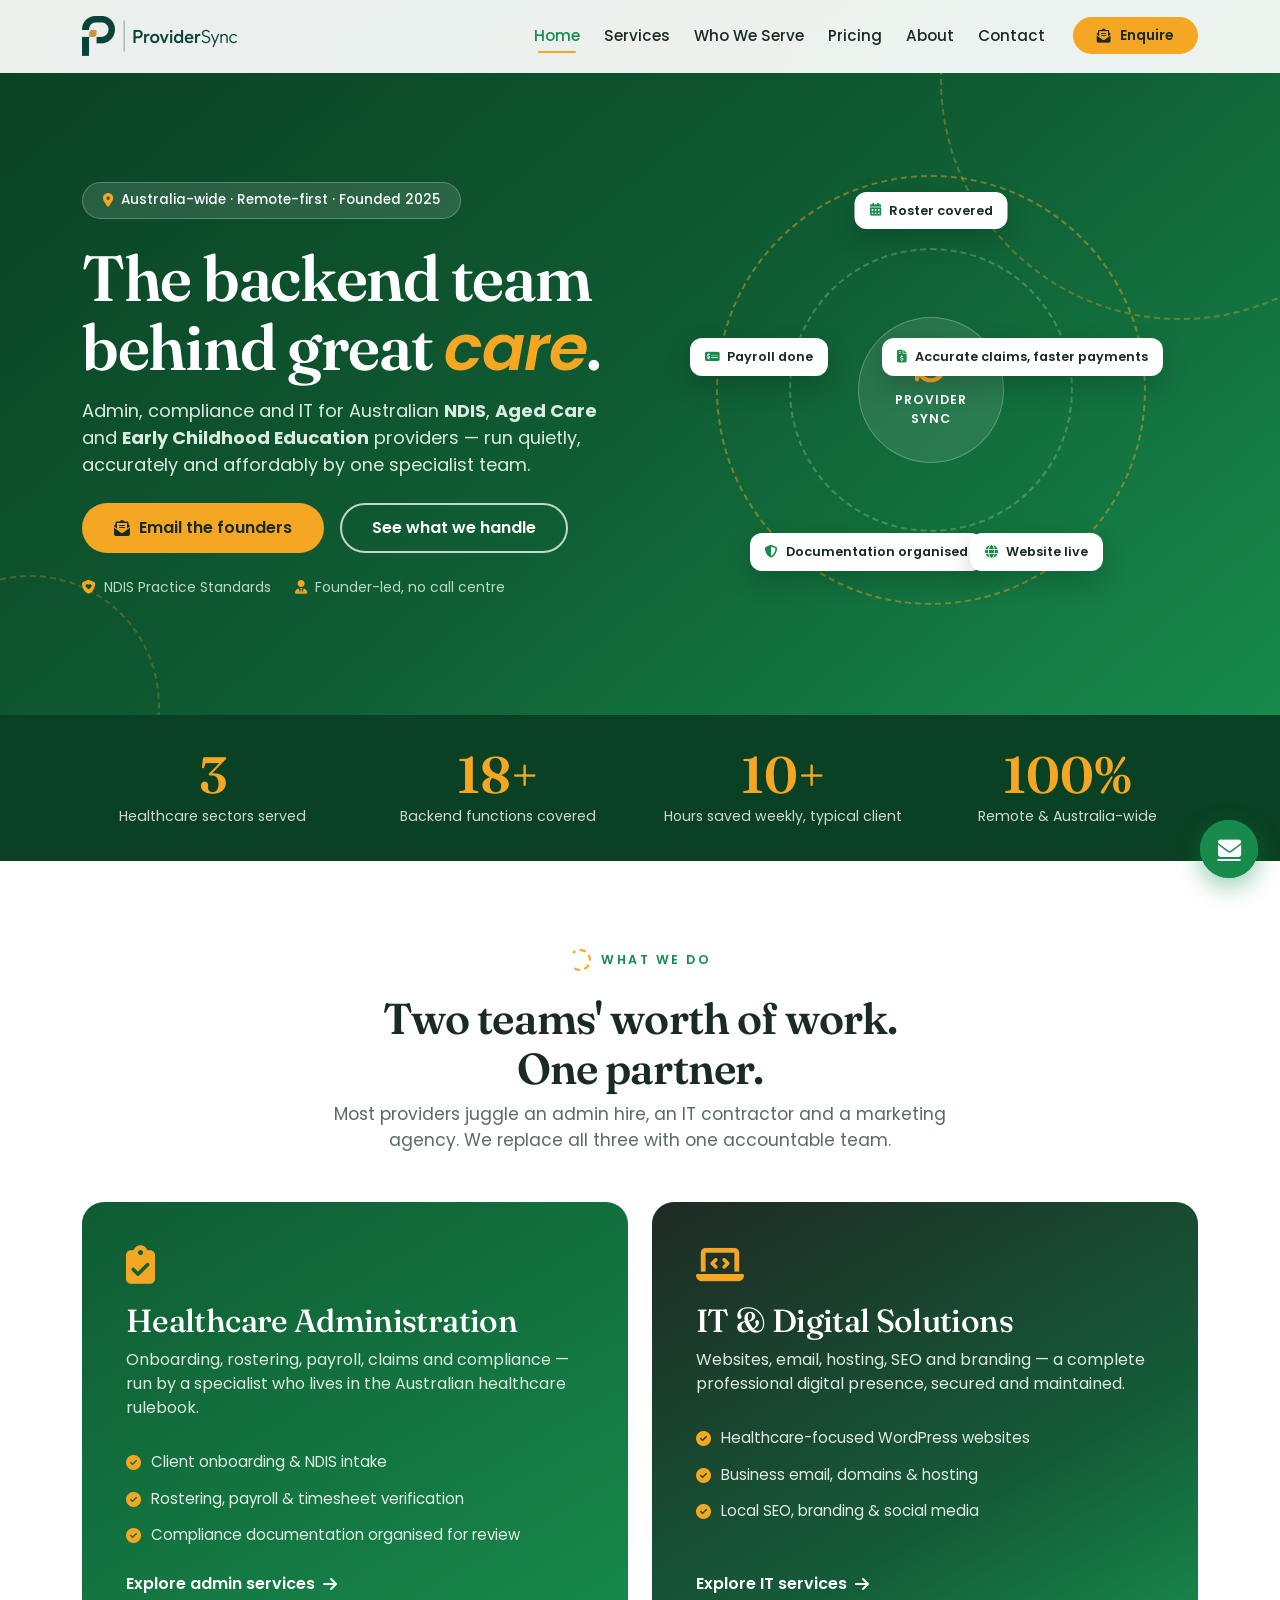
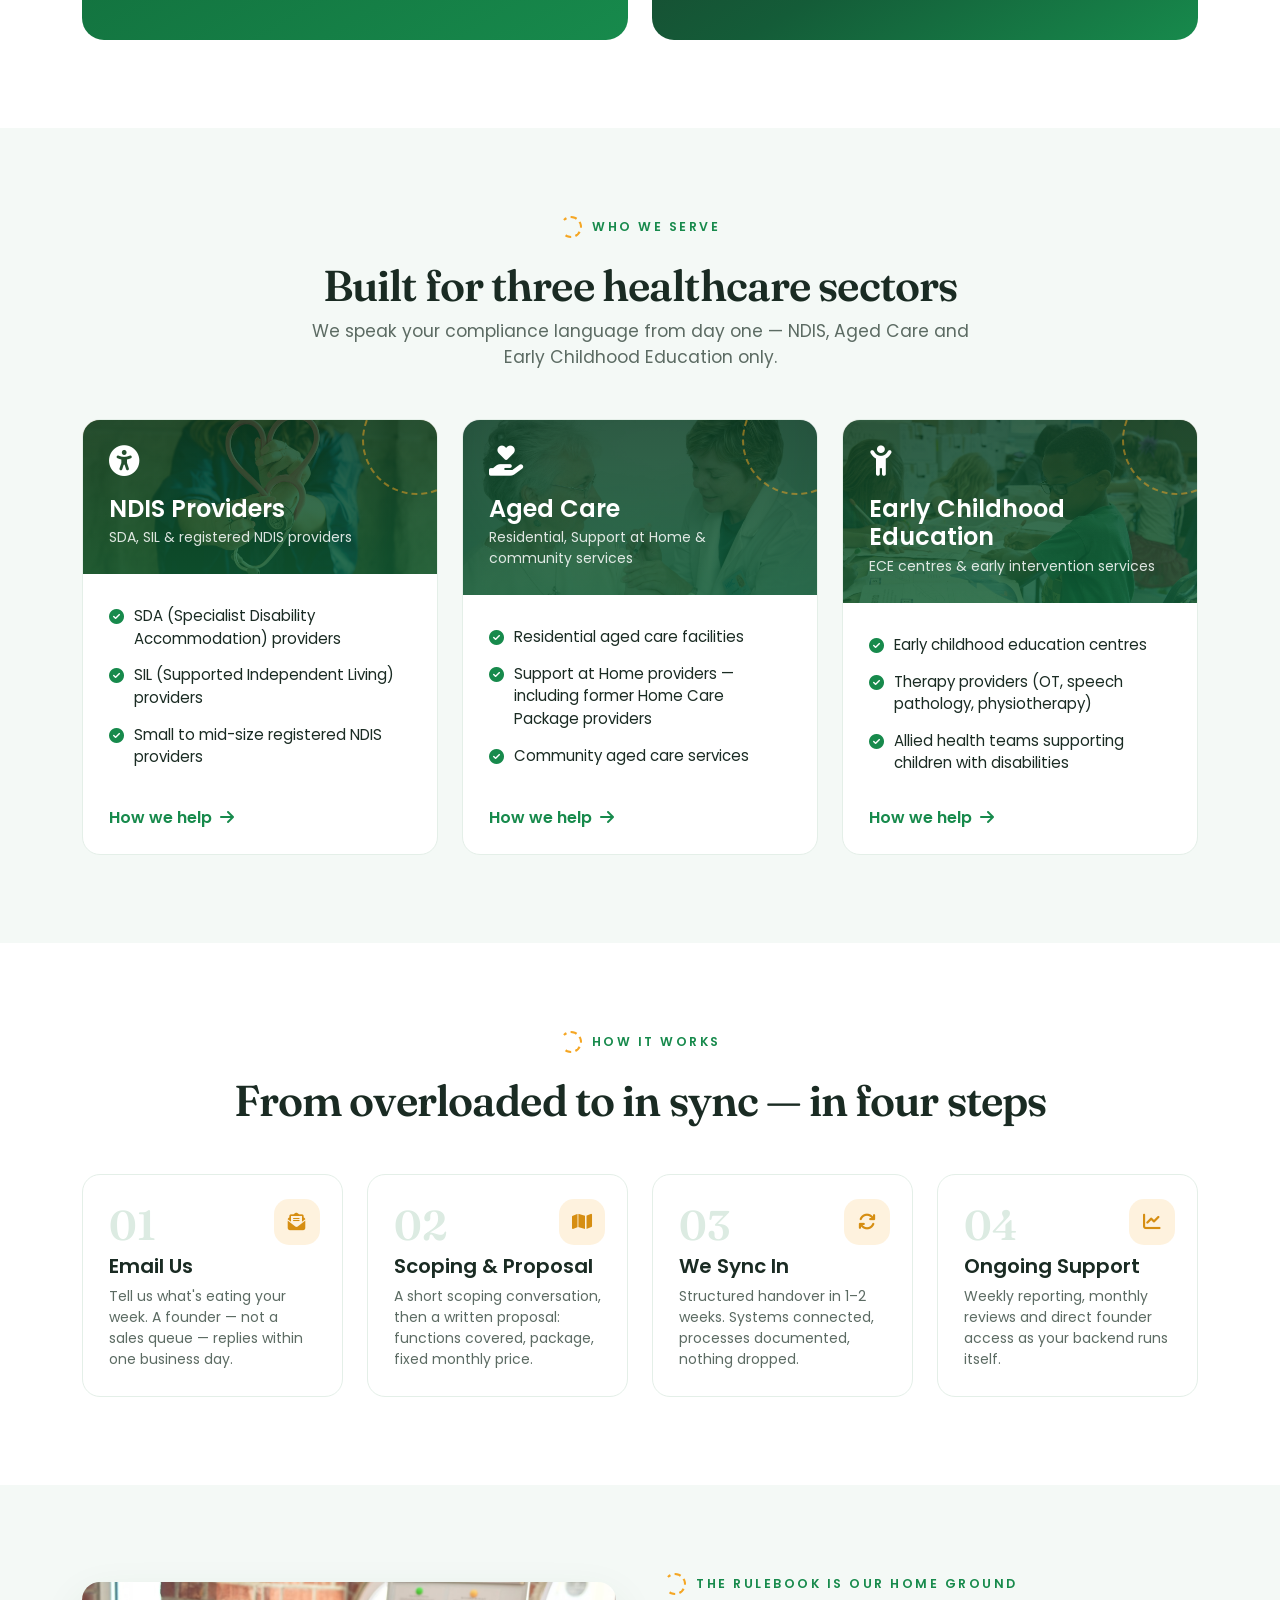
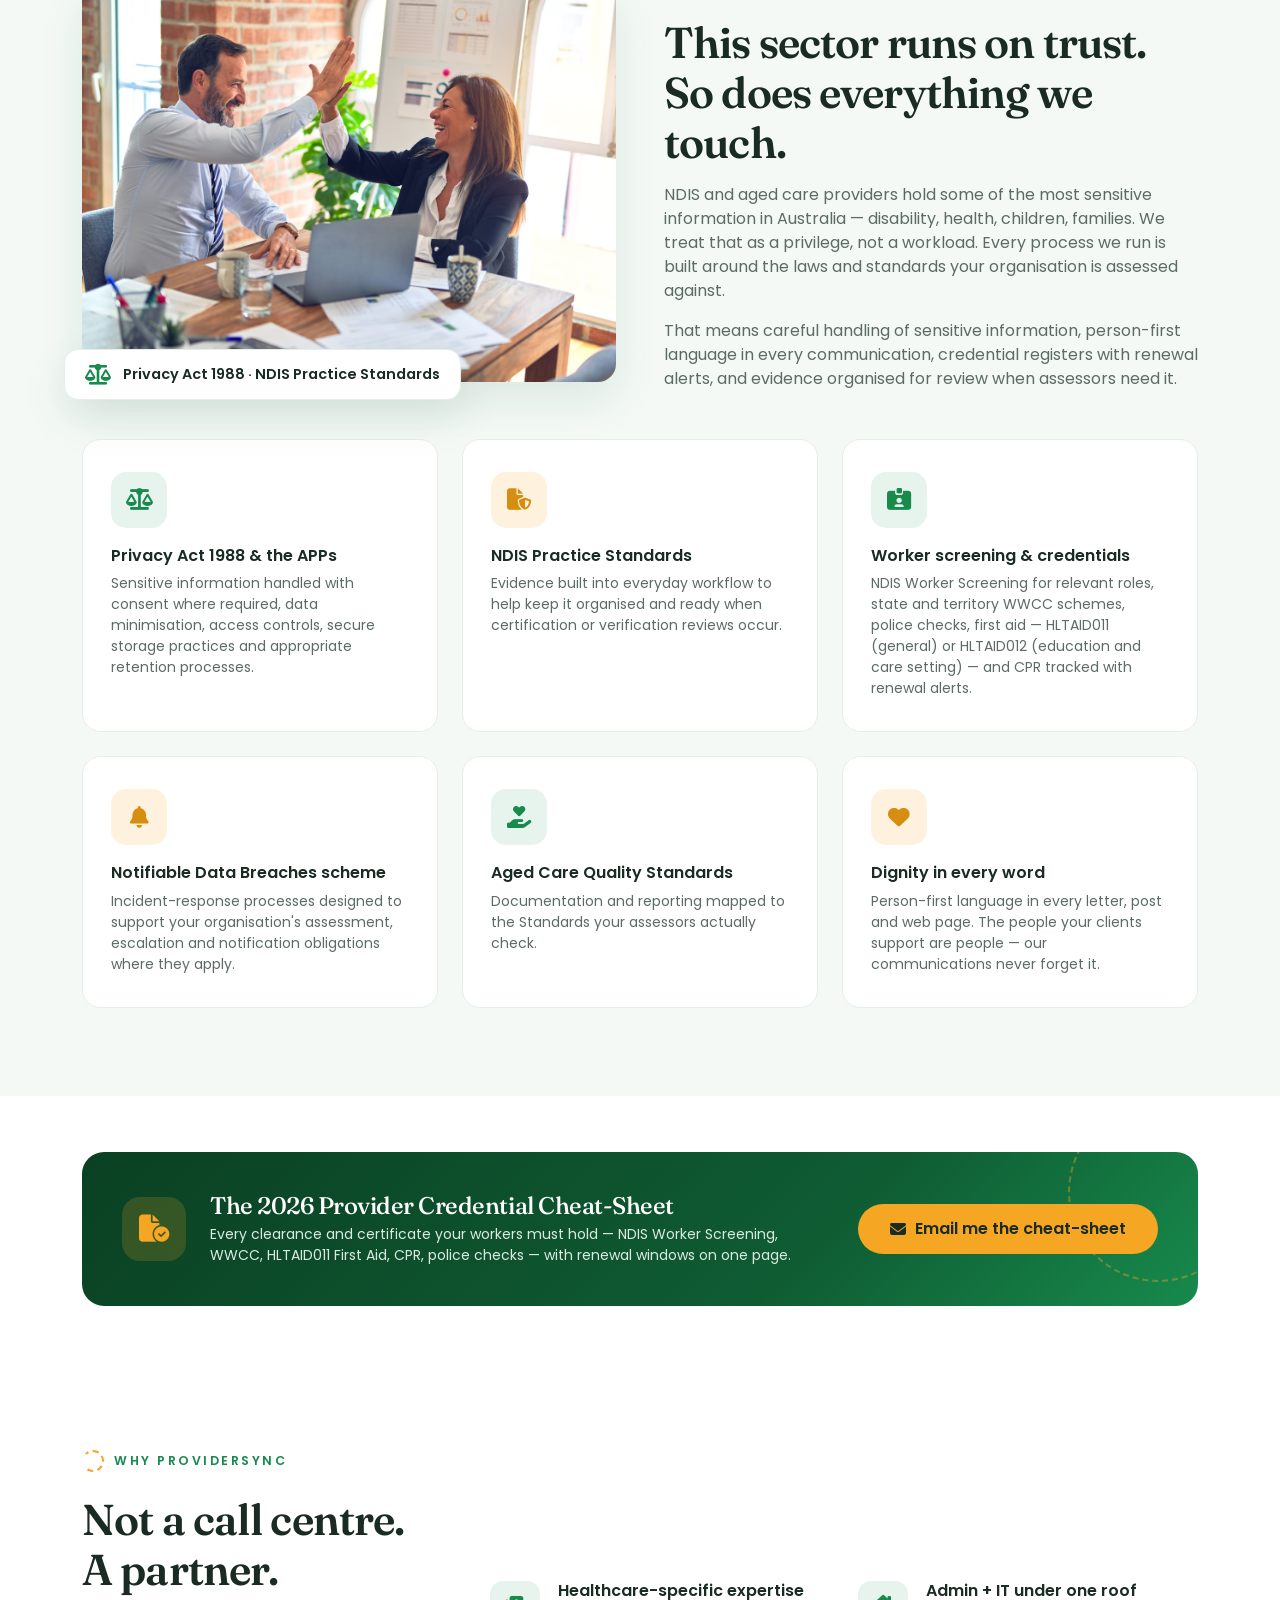
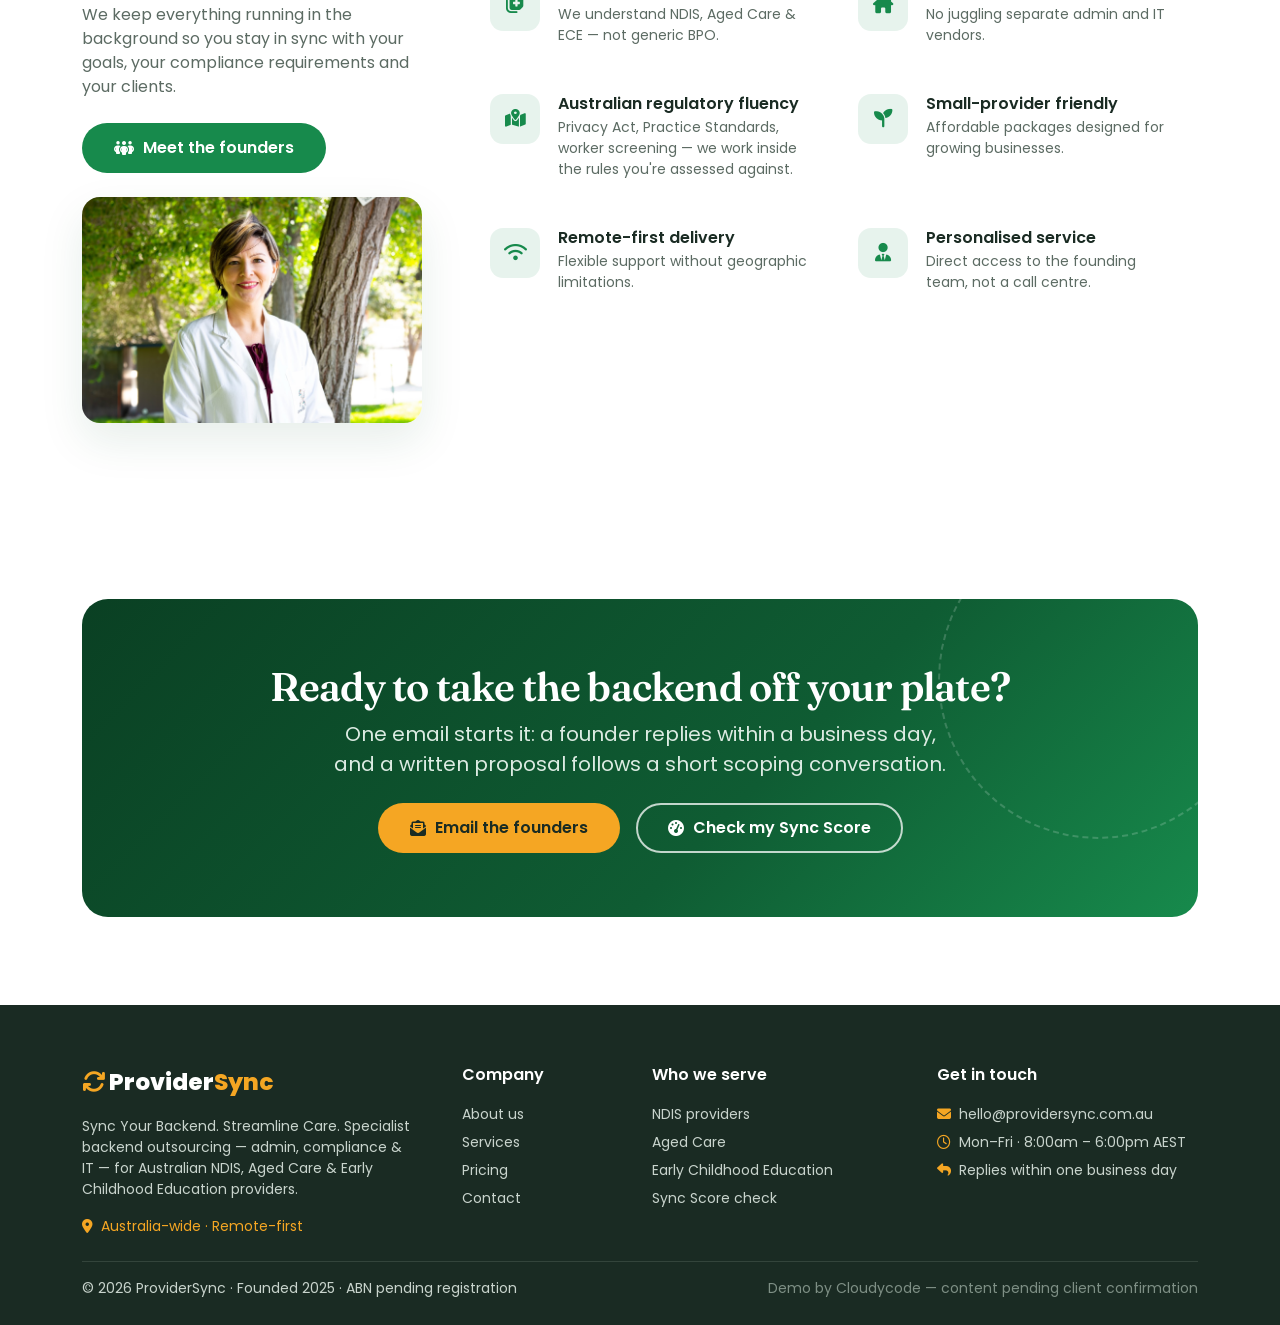
<file: index.html>
<!DOCTYPE html>
<html lang="en">
<head>
  <meta charset="UTF-8" />
  <meta name="viewport" content="width=device-width, initial-scale=1.0" />
  <title>ProviderSync — Admin & IT Support for Australian Healthcare Providers</title>
  <meta name="description" content="ProviderSync runs the backend for Australian NDIS, Aged Care and Early Childhood Education providers — admin, compliance and secure IT under one roof. Email the founders directly." />
  <link rel="icon" href="assets/img/favicon.png" type="image/png" />
  <link href="https://cdn.jsdelivr.net/npm/bootstrap@5.3.3/dist/css/bootstrap.min.css" rel="stylesheet" />
  <link href="https://cdnjs.cloudflare.com/ajax/libs/font-awesome/6.5.2/css/all.min.css" rel="stylesheet" />
  <link rel="preconnect" href="https://fonts.googleapis.com" />
  <link rel="preconnect" href="https://fonts.gstatic.com" crossorigin />
  <link href="https://fonts.googleapis.com/css2?family=Fraunces:opsz,wght@9..144,500;9..144,600;9..144,700&family=Poppins:wght@300;400;500;600;700;800&display=swap" rel="stylesheet" />
  <link rel="stylesheet" href="assets/style.css?v=3" />
</head>
<body data-page="home">
  <div id="siteHeader"></div>

  <!-- HERO -->
  <header class="hero-home">
    <div class="sync-rings r1"></div>
    <div class="sync-rings r3"></div>
    <div class="container position-relative" style="z-index:2">
      <div class="row align-items-center g-5">
        <div class="col-lg-6">
          <span class="hero-badge"><i class="fa-solid fa-location-dot text-amber"></i>Australia-wide · Remote-first · Founded 2025</span>
          <h1 class="mt-4 text-white">The backend team behind great <em class="text-amber" style="font-style:italic">care</em>.</h1>
          <p class="hero-sub mt-3">
            Admin, compliance and IT for Australian <strong>NDIS</strong>, <strong>Aged Care</strong> and
            <strong>Early Childhood Education</strong> providers — run quietly, accurately and affordably by one specialist team.
          </p>
          <div class="mt-4 d-flex flex-wrap gap-3">
            <a href="contact.html" class="btn btn-ps"><i class="fa-solid fa-envelope-open-text"></i>Email the founders</a>
            <a href="services.html" class="btn btn-ghost">See what we handle</a>
          </div>
          <div class="mt-4 small d-flex flex-wrap gap-4" style="color:#BCD9C8">
            <span><i class="fa-solid fa-shield-heart text-amber me-2"></i>NDIS Practice Standards</span>
            <span><i class="fa-solid fa-user-tie text-amber me-2"></i>Founder-led, no call centre</span>
          </div>
        </div>
        <div class="col-lg-6">
          <div class="orbit-wrap" aria-hidden="true">
            <div class="orbit-ring"></div>
            <div class="orbit-ring inner"></div>
            <div class="orbit-core"><i class="fa-solid fa-arrows-rotate"></i><span>PROVIDER<br>SYNC</span></div>
            <div class="orbit-chip c1"><i class="fa-solid fa-calendar-days"></i>Roster covered</div>
            <div class="orbit-chip c2"><i class="fa-solid fa-file-invoice-dollar"></i>Accurate claims, faster payments</div>
            <div class="orbit-chip c3"><i class="fa-solid fa-shield-halved"></i>Documentation organised</div>
            <div class="orbit-chip c4"><i class="fa-solid fa-money-check-dollar"></i>Payroll done</div>
            <div class="orbit-chip c5"><i class="fa-solid fa-globe"></i>Website live</div>
          </div>
        </div>
      </div>
    </div>
  </header>

  <!-- STATS BAND -->
  <div class="hero-stats-band">
    <div class="container"><div class="row g-4" id="statsBand"></div></div>
  </div>

  <!-- TWO PILLARS -->
  <section class="section">
    <div class="container">
      <div class="text-center mb-5 reveal">
        <span class="eyebrow">What we do</span>
        <h2 class="section-title mt-3">Two teams' worth of work.<br>One partner.</h2>
        <p class="page-lead mx-auto">Most providers juggle an admin hire, an IT contractor and a marketing agency. We replace all three with one accountable team.</p>
      </div>
      <div class="row g-4">
        <div class="col-lg-6 reveal reveal-d1">
          <div class="split-card admin">
            <i class="fa-solid fa-clipboard-check big-icon"></i>
            <h3 class="h2 text-white">Healthcare Administration</h3>
            <p style="color:#DCEBE2">Onboarding, rostering, payroll, claims and compliance — run by a specialist who lives in the Australian healthcare rulebook.</p>
            <ul class="check-list mt-2">
              <li><i class="fa-solid fa-circle-check"></i>Client onboarding &amp; NDIS intake</li>
              <li><i class="fa-solid fa-circle-check"></i>Rostering, payroll &amp; timesheet verification</li>
              <li><i class="fa-solid fa-circle-check"></i>Compliance documentation organised for review</li>
            </ul>
            <a href="services.html#admin" class="card-link">Explore admin services <i class="fa-solid fa-arrow-right"></i></a>
          </div>
        </div>
        <div class="col-lg-6 reveal reveal-d2">
          <div class="split-card it">
            <i class="fa-solid fa-laptop-code big-icon"></i>
            <h3 class="h2 text-white">IT &amp; Digital Solutions</h3>
            <p style="color:#DCEBE2">Websites, email, hosting, SEO and branding — a complete professional digital presence, secured and maintained.</p>
            <ul class="check-list mt-2">
              <li><i class="fa-solid fa-circle-check"></i>Healthcare-focused WordPress websites</li>
              <li><i class="fa-solid fa-circle-check"></i>Business email, domains &amp; hosting</li>
              <li><i class="fa-solid fa-circle-check"></i>Local SEO, branding &amp; social media</li>
            </ul>
            <a href="services.html#it" class="card-link">Explore IT services <i class="fa-solid fa-arrow-right"></i></a>
          </div>
        </div>
      </div>
    </div>
  </section>

  <!-- SECTORS -->
  <section class="section bg-mist">
    <div class="container">
      <div class="text-center mb-5 reveal">
        <span class="eyebrow">Who we serve</span>
        <h2 class="section-title mt-3">Built for three healthcare sectors</h2>
        <p class="page-lead mx-auto">We speak your compliance language from day one — NDIS, Aged Care and Early Childhood Education only.</p>
      </div>
      <div class="row g-4" id="sectorPreview"></div>
    </div>
  </section>

  <!-- PROCESS -->
  <section class="section">
    <div class="container">
      <div class="text-center mb-5 reveal">
        <span class="eyebrow">How it works</span>
        <h2 class="section-title mt-3">From overloaded to in sync — in four steps</h2>
      </div>
      <div class="row g-4" id="processGrid"></div>
    </div>
  </section>

  <!-- COMPLIANCE & SENSITIVITY -->
  <section class="section bg-mist" id="compliance">
    <div class="container">
      <div class="row g-5 align-items-center mb-5">
        <div class="col-lg-6 reveal">
          <div class="photo-stack">
            <img src="assets/img/handshake.jpg" alt="Provider and backend partner working together" class="img-fluid photo-frame tall" />
            <div class="badge-card"><i class="fa-solid fa-scale-balanced"></i>Privacy Act 1988 · NDIS Practice Standards</div>
          </div>
        </div>
        <div class="col-lg-6 reveal reveal-d1">
          <span class="eyebrow">The rulebook is our home ground</span>
          <h2 class="section-title mt-3">This sector runs on trust.<br>So does everything we touch.</h2>
          <p class="text-muted-ps mt-3">NDIS and aged care providers hold some of the most sensitive information in Australia — disability, health, children, families. We treat that as a privilege, not a workload. Every process we run is built around the laws and standards your organisation is assessed against.</p>
          <p class="text-muted-ps mb-0">That means careful handling of sensitive information, person-first language in every communication, credential registers with renewal alerts, and evidence organised for review when assessors need it.</p>
        </div>
      </div>
      <div class="row g-4" id="complianceGrid"></div>
    </div>
  </section>

  <!-- LEAD MAGNET -->
  <section class="section-sm">
    <div class="container" id="leadMagnet"></div>
  </section>

  <!-- WHY US -->
  <section class="section">
    <div class="container">
      <div class="row g-5 align-items-center">
        <div class="col-lg-4 reveal">
          <span class="eyebrow">Why ProviderSync</span>
          <h2 class="section-title mt-3">Not a call centre. A partner.</h2>
          <p class="text-muted-ps">We keep everything running in the background so you stay in sync with your goals, your compliance requirements and your clients.</p>
          <a href="about.html" class="btn btn-green mt-2 mb-4"><i class="fa-solid fa-people-group"></i>Meet the founders</a>
          <img src="assets/img/care-team.jpg" alt="Healthcare professional supported by ProviderSync" class="img-fluid photo-frame d-none d-lg-block" />
        </div>
        <div class="col-lg-8">
          <div class="row g-2" id="whyGrid"></div>
        </div>
      </div>
    </div>
  </section>

  <!-- CTA -->
  <section class="section">
    <div class="container">
      <div class="cta-band text-center reveal">
        <div class="sync-rings r2"></div>
        <div class="position-relative" style="z-index:2">
          <h2 class="text-white">Ready to take the backend off your plate?</h2>
          <p class="lead-soft fs-5 mx-auto mt-2" style="max-width:620px">One email starts it: a founder replies within a business day, and a written proposal follows a short scoping conversation.</p>
          <div class="mt-4 d-flex flex-wrap gap-3 justify-content-center">
            <a href="contact.html" class="btn btn-ps"><i class="fa-solid fa-envelope-open-text"></i>Email the founders</a>
            <a href="contact.html#quiz" class="btn btn-ghost"><i class="fa-solid fa-gauge-high"></i>Check my Sync Score</a>
          </div>
        </div>
      </div>
    </div>
  </section>

  <div id="siteFooter"></div>
  <script src="https://cdn.jsdelivr.net/npm/bootstrap@5.3.3/dist/js/bootstrap.bundle.min.js"></script>
  <script src="assets/data.js?v=3"></script>
  <script src="assets/main.js?v=3"></script>
</body>
</html>
</file>
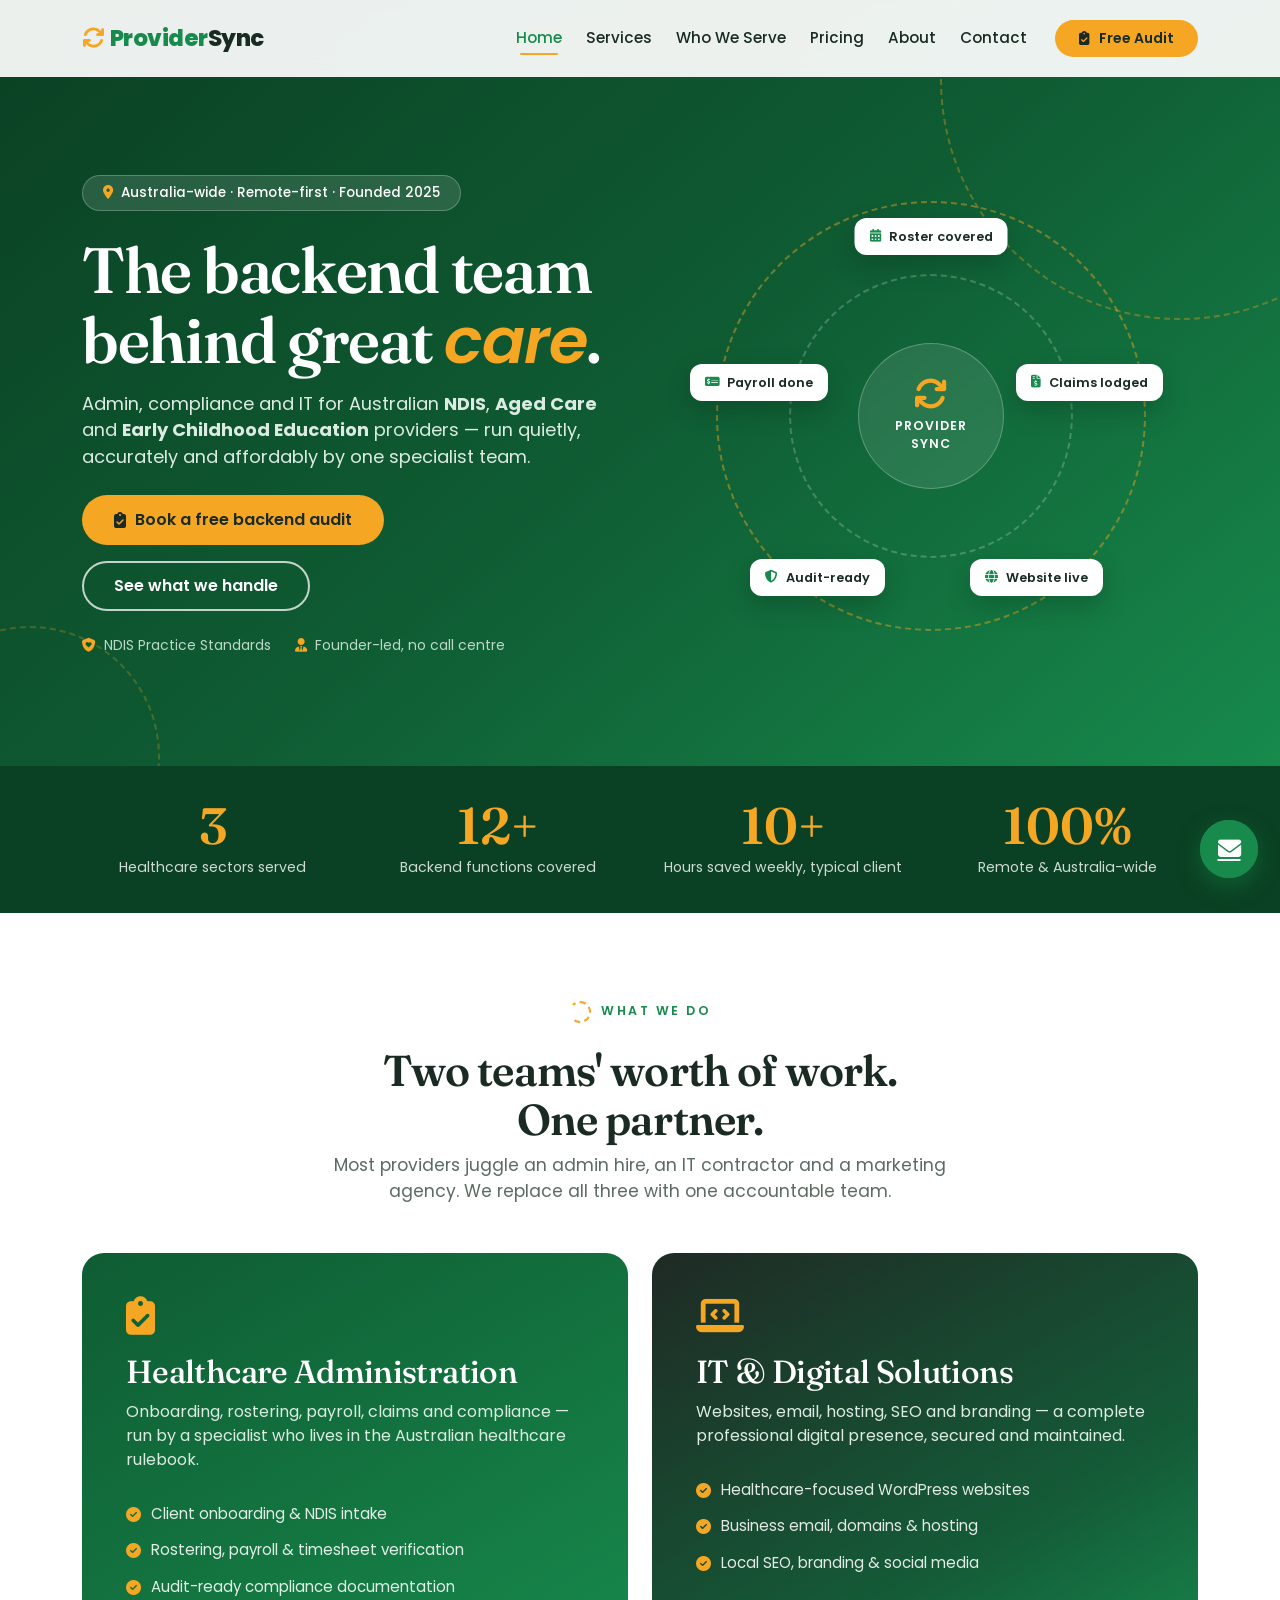
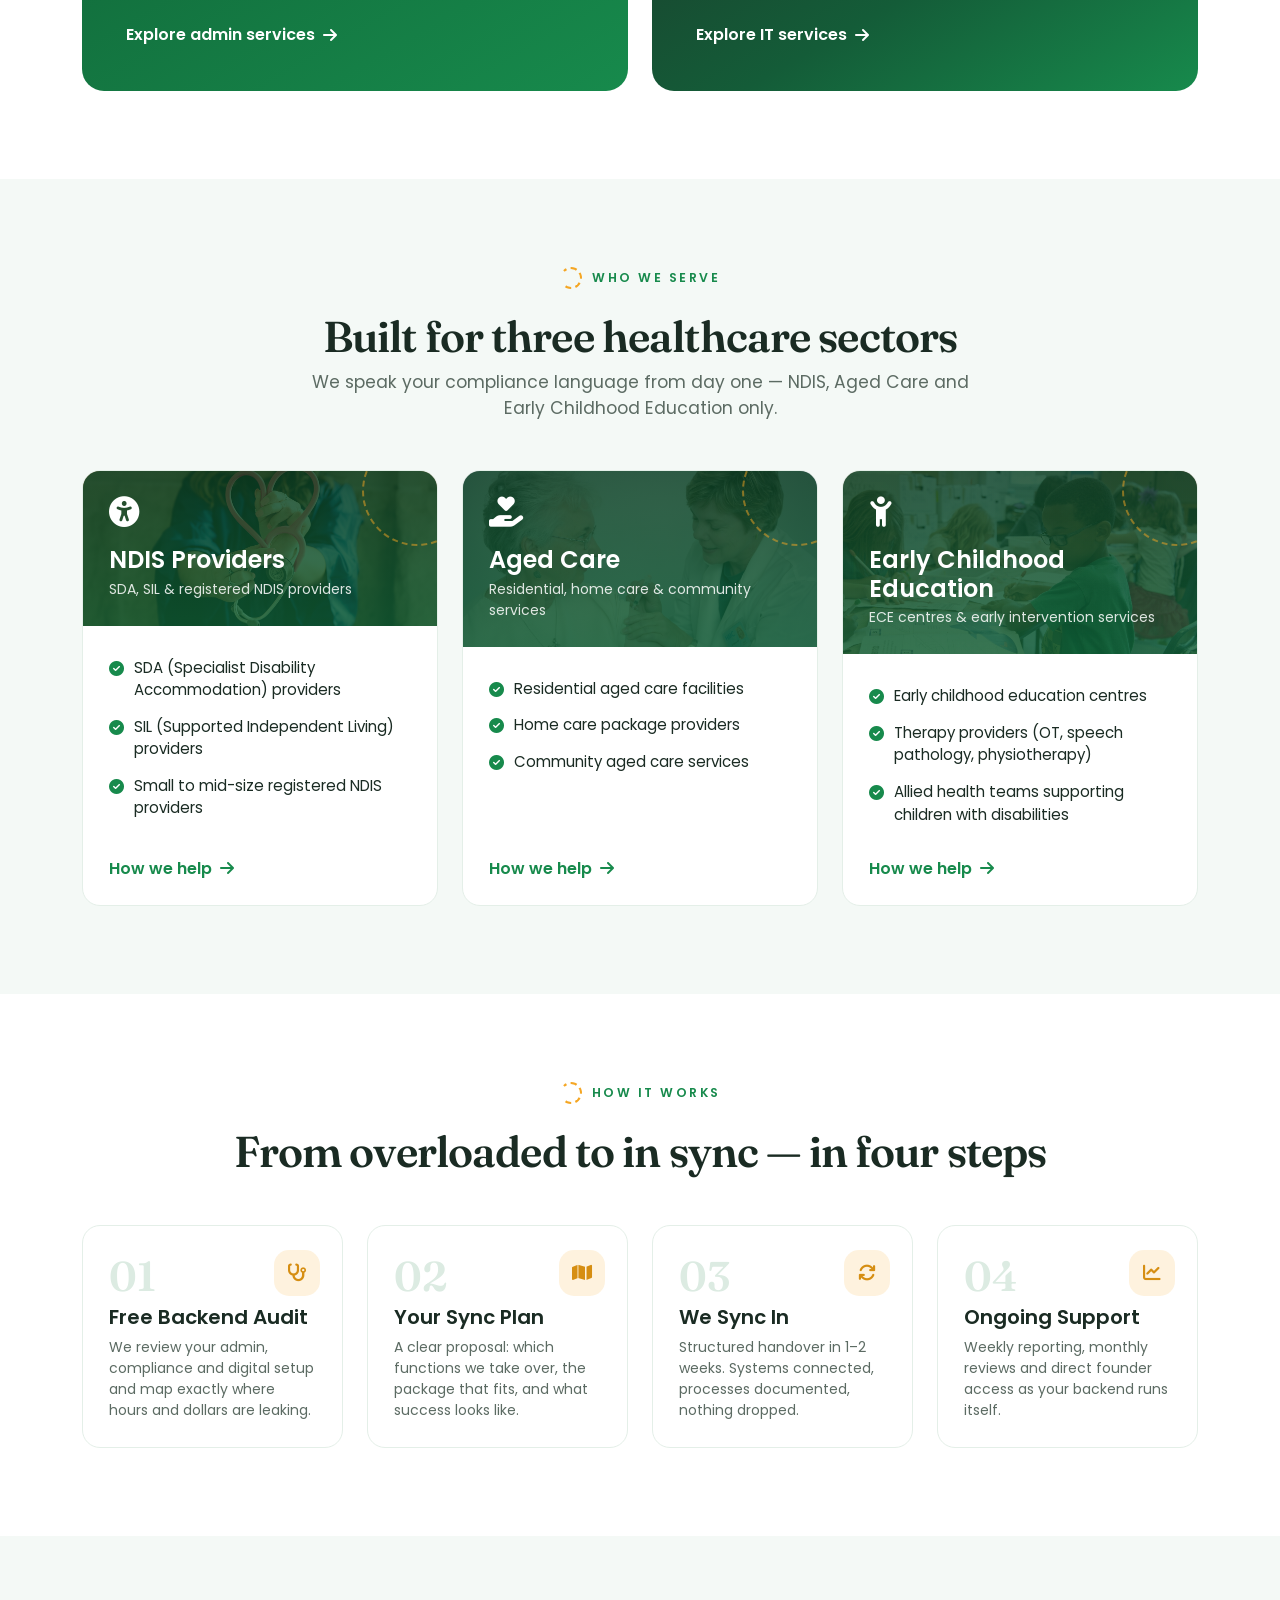
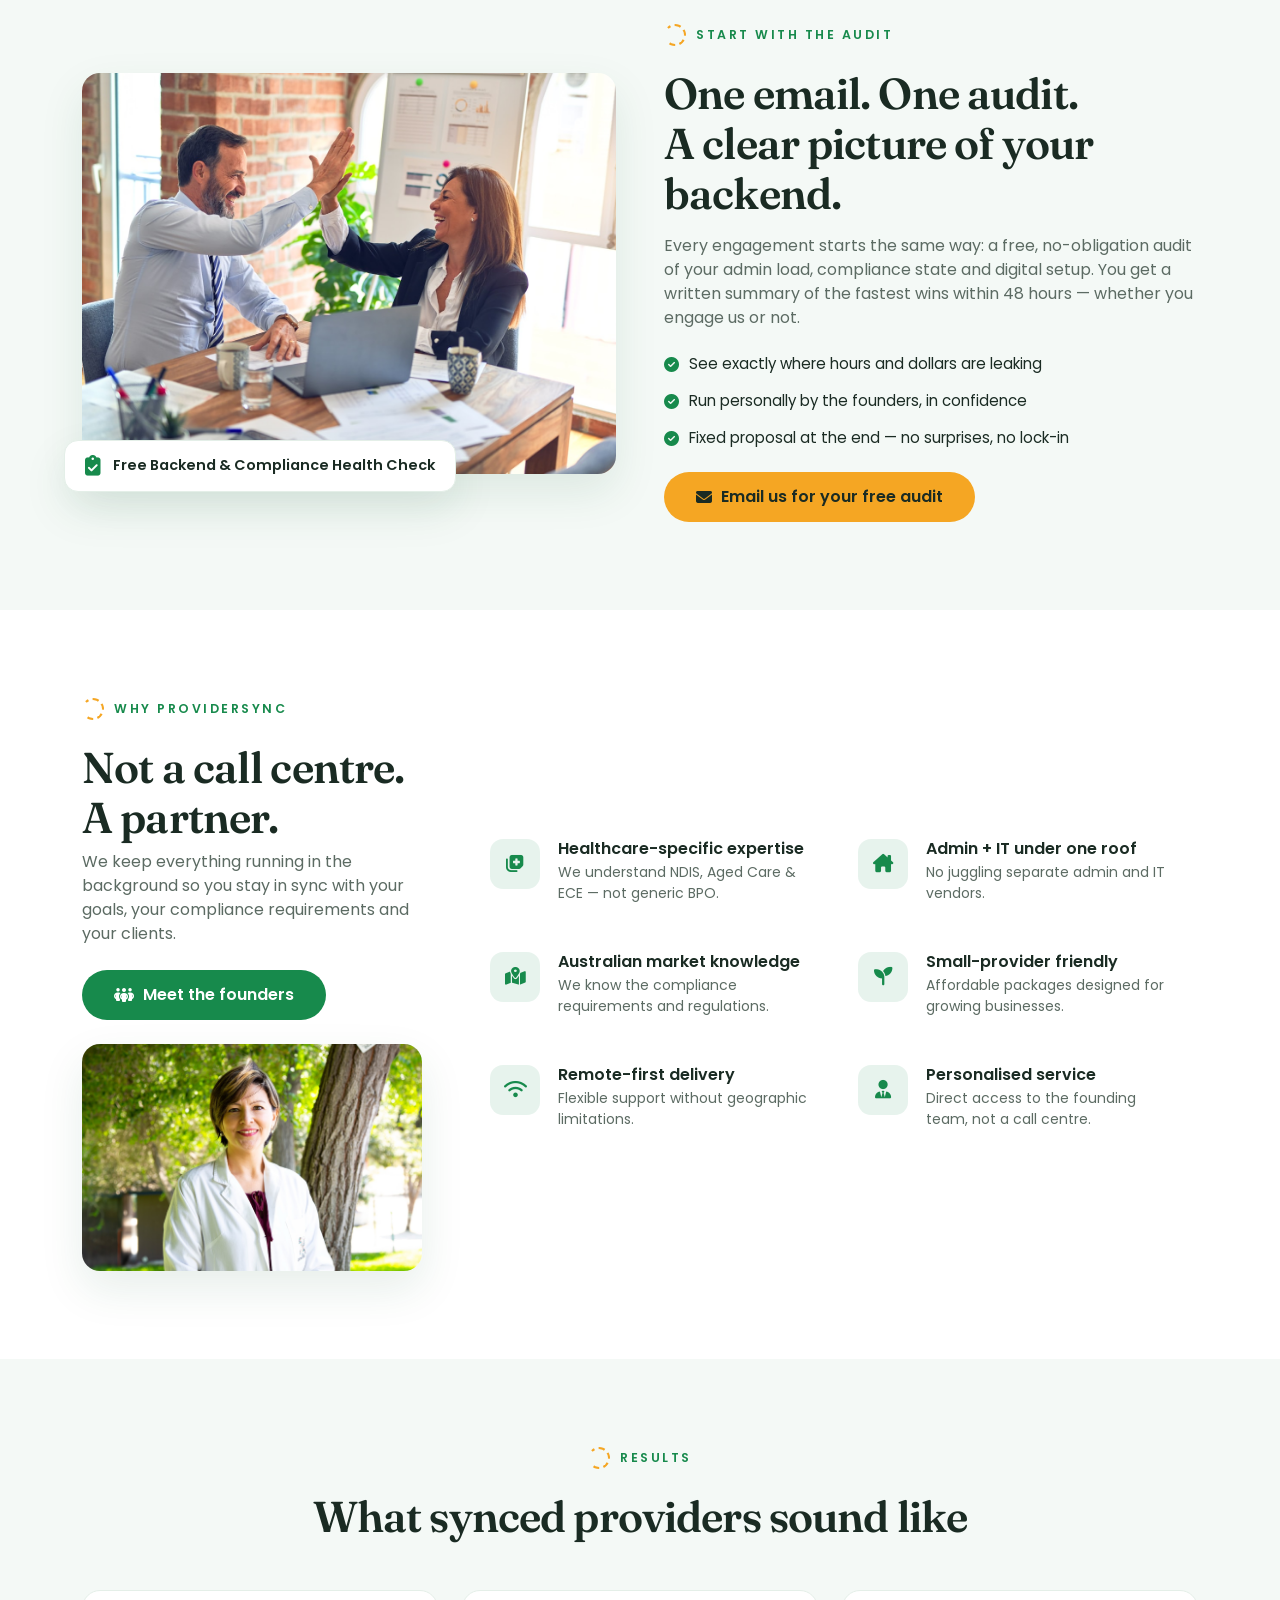
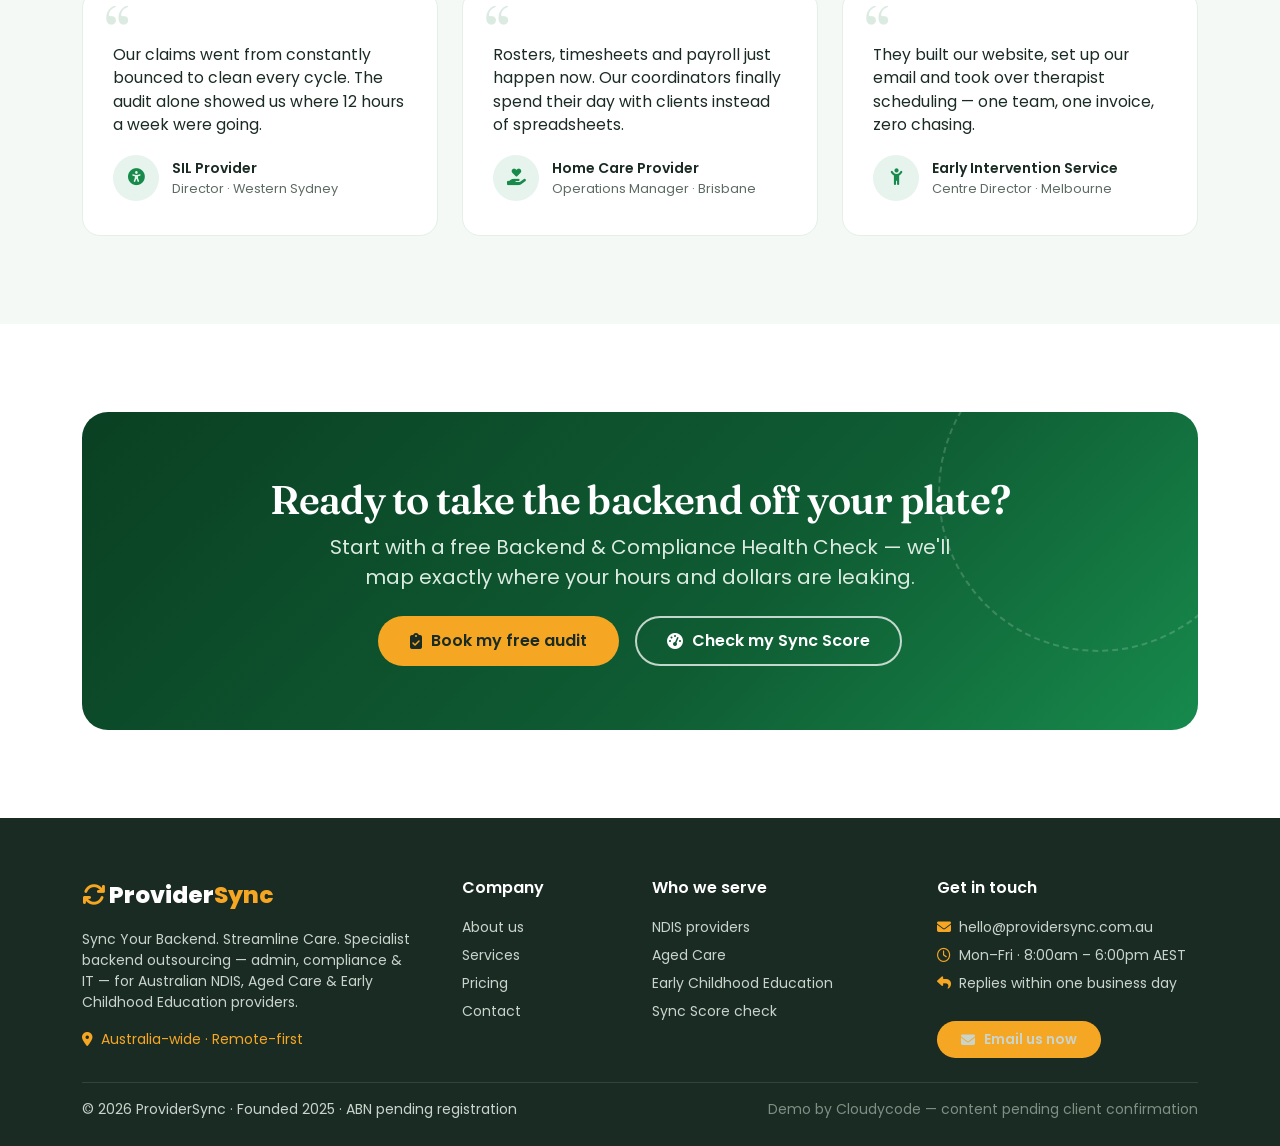
<file: demo/index.html>
<!DOCTYPE html>
<html lang="en">
<head>
  <meta charset="UTF-8" />
  <meta name="viewport" content="width=device-width, initial-scale=1.0" />
  <title>ProviderSync — Admin & IT Support for Australian Healthcare Providers</title>
  <meta name="description" content="ProviderSync runs the backend for Australian NDIS, Aged Care and Early Childhood Education providers — admin, compliance and IT under one roof. Book a free backend audit." />
  <link href="https://cdn.jsdelivr.net/npm/bootstrap@5.3.3/dist/css/bootstrap.min.css" rel="stylesheet" />
  <link href="https://cdnjs.cloudflare.com/ajax/libs/font-awesome/6.5.2/css/all.min.css" rel="stylesheet" />
  <link rel="preconnect" href="https://fonts.googleapis.com" />
  <link rel="preconnect" href="https://fonts.gstatic.com" crossorigin />
  <link href="https://fonts.googleapis.com/css2?family=Fraunces:opsz,wght@9..144,500;9..144,600;9..144,700&family=Poppins:wght@300;400;500;600;700;800&display=swap" rel="stylesheet" />
  <link rel="stylesheet" href="assets/style.css" />
</head>
<body data-page="home">
  <div id="siteHeader"></div>

  <!-- HERO -->
  <header class="hero-home">
    <div class="sync-rings r1"></div>
    <div class="sync-rings r3"></div>
    <div class="container position-relative" style="z-index:2">
      <div class="row align-items-center g-5">
        <div class="col-lg-6">
          <span class="hero-badge"><i class="fa-solid fa-location-dot text-amber"></i>Australia-wide · Remote-first · Founded 2025</span>
          <h1 class="mt-4 text-white">The backend team behind great <em class="text-amber" style="font-style:italic">care</em>.</h1>
          <p class="hero-sub mt-3">
            Admin, compliance and IT for Australian <strong>NDIS</strong>, <strong>Aged Care</strong> and
            <strong>Early Childhood Education</strong> providers — run quietly, accurately and affordably by one specialist team.
          </p>
          <div class="mt-4 d-flex flex-wrap gap-3">
            <a href="contact.html" class="btn btn-ps"><i class="fa-solid fa-clipboard-check"></i>Book a free backend audit</a>
            <a href="services.html" class="btn btn-ghost">See what we handle</a>
          </div>
          <div class="mt-4 small d-flex flex-wrap gap-4" style="color:#BCD9C8">
            <span><i class="fa-solid fa-shield-heart text-amber me-2"></i>NDIS Practice Standards</span>
            <span><i class="fa-solid fa-user-tie text-amber me-2"></i>Founder-led, no call centre</span>
          </div>
        </div>
        <div class="col-lg-6">
          <div class="orbit-wrap" aria-hidden="true">
            <div class="orbit-ring"></div>
            <div class="orbit-ring inner"></div>
            <div class="orbit-core"><i class="fa-solid fa-arrows-rotate"></i><span>PROVIDER<br>SYNC</span></div>
            <div class="orbit-chip c1"><i class="fa-solid fa-calendar-days"></i>Roster covered</div>
            <div class="orbit-chip c2"><i class="fa-solid fa-file-invoice-dollar"></i>Claims lodged</div>
            <div class="orbit-chip c3"><i class="fa-solid fa-shield-halved"></i>Audit-ready</div>
            <div class="orbit-chip c4"><i class="fa-solid fa-money-check-dollar"></i>Payroll done</div>
            <div class="orbit-chip c5"><i class="fa-solid fa-globe"></i>Website live</div>
          </div>
        </div>
      </div>
    </div>
  </header>

  <!-- STATS BAND -->
  <div class="hero-stats-band">
    <div class="container"><div class="row g-4" id="statsBand"></div></div>
  </div>

  <!-- TWO PILLARS -->
  <section class="section">
    <div class="container">
      <div class="text-center mb-5 reveal">
        <span class="eyebrow">What we do</span>
        <h2 class="section-title mt-3">Two teams' worth of work.<br>One partner.</h2>
        <p class="page-lead mx-auto">Most providers juggle an admin hire, an IT contractor and a marketing agency. We replace all three with one accountable team.</p>
      </div>
      <div class="row g-4">
        <div class="col-lg-6 reveal reveal-d1">
          <div class="split-card admin">
            <i class="fa-solid fa-clipboard-check big-icon"></i>
            <h3 class="h2 text-white">Healthcare Administration</h3>
            <p style="color:#DCEBE2">Onboarding, rostering, payroll, claims and compliance — run by a specialist who lives in the Australian healthcare rulebook.</p>
            <ul class="check-list mt-2">
              <li><i class="fa-solid fa-circle-check"></i>Client onboarding &amp; NDIS intake</li>
              <li><i class="fa-solid fa-circle-check"></i>Rostering, payroll &amp; timesheet verification</li>
              <li><i class="fa-solid fa-circle-check"></i>Audit-ready compliance documentation</li>
            </ul>
            <a href="services.html#admin" class="card-link">Explore admin services <i class="fa-solid fa-arrow-right"></i></a>
          </div>
        </div>
        <div class="col-lg-6 reveal reveal-d2">
          <div class="split-card it">
            <i class="fa-solid fa-laptop-code big-icon"></i>
            <h3 class="h2 text-white">IT &amp; Digital Solutions</h3>
            <p style="color:#DCEBE2">Websites, email, hosting, SEO and branding — a complete professional digital presence, secured and maintained.</p>
            <ul class="check-list mt-2">
              <li><i class="fa-solid fa-circle-check"></i>Healthcare-focused WordPress websites</li>
              <li><i class="fa-solid fa-circle-check"></i>Business email, domains &amp; hosting</li>
              <li><i class="fa-solid fa-circle-check"></i>Local SEO, branding &amp; social media</li>
            </ul>
            <a href="services.html#it" class="card-link">Explore IT services <i class="fa-solid fa-arrow-right"></i></a>
          </div>
        </div>
      </div>
    </div>
  </section>

  <!-- SECTORS -->
  <section class="section bg-mist">
    <div class="container">
      <div class="text-center mb-5 reveal">
        <span class="eyebrow">Who we serve</span>
        <h2 class="section-title mt-3">Built for three healthcare sectors</h2>
        <p class="page-lead mx-auto">We speak your compliance language from day one — NDIS, Aged Care and Early Childhood Education only.</p>
      </div>
      <div class="row g-4" id="sectorPreview"></div>
    </div>
  </section>

  <!-- PROCESS -->
  <section class="section">
    <div class="container">
      <div class="text-center mb-5 reveal">
        <span class="eyebrow">How it works</span>
        <h2 class="section-title mt-3">From overloaded to in sync — in four steps</h2>
      </div>
      <div class="row g-4" id="processGrid"></div>
    </div>
  </section>

  <!-- FREE AUDIT PROMO -->
  <section class="section bg-mist">
    <div class="container">
      <div class="row g-5 align-items-center">
        <div class="col-lg-6 reveal">
          <div class="photo-stack">
            <img src="assets/img/handshake.jpg" alt="Provider celebrating a clean claims cycle with their backend partner" class="img-fluid photo-frame tall" />
            <div class="badge-card"><i class="fa-solid fa-clipboard-check"></i>Free Backend &amp; Compliance Health Check</div>
          </div>
        </div>
        <div class="col-lg-6 reveal reveal-d1">
          <span class="eyebrow">Start with the audit</span>
          <h2 class="section-title mt-3">One email. One audit.<br>A clear picture of your backend.</h2>
          <p class="text-muted-ps mt-3">Every engagement starts the same way: a free, no-obligation audit of your admin load, compliance state and digital setup. You get a written summary of the fastest wins within 48 hours — whether you engage us or not.</p>
          <ul class="check-list mt-2">
            <li><i class="fa-solid fa-circle-check"></i>See exactly where hours and dollars are leaking</li>
            <li><i class="fa-solid fa-circle-check"></i>Run personally by the founders, in confidence</li>
            <li><i class="fa-solid fa-circle-check"></i>Fixed proposal at the end — no surprises, no lock-in</li>
          </ul>
          <a href="contact.html" class="btn btn-ps mt-3"><i class="fa-solid fa-envelope"></i>Email us for your free audit</a>
        </div>
      </div>
    </div>
  </section>

  <!-- WHY US -->
  <section class="section">
    <div class="container">
      <div class="row g-5 align-items-center">
        <div class="col-lg-4 reveal">
          <span class="eyebrow">Why ProviderSync</span>
          <h2 class="section-title mt-3">Not a call centre. A partner.</h2>
          <p class="text-muted-ps">We keep everything running in the background so you stay in sync with your goals, your compliance requirements and your clients.</p>
          <a href="about.html" class="btn btn-green mt-2 mb-4"><i class="fa-solid fa-people-group"></i>Meet the founders</a>
          <img src="assets/img/care-team.jpg" alt="Healthcare professional supported by ProviderSync" class="img-fluid photo-frame d-none d-lg-block" />
        </div>
        <div class="col-lg-8">
          <div class="row g-2" id="whyGrid"></div>
        </div>
      </div>
    </div>
  </section>

  <!-- TESTIMONIALS -->
  <section class="section bg-mist">
    <div class="container">
      <div class="text-center mb-5 reveal">
        <span class="eyebrow">Results</span>
        <h2 class="section-title mt-3">What synced providers sound like</h2>
      </div>
      <div class="row g-4" id="quoteGrid"></div>
    </div>
  </section>

  <!-- CTA -->
  <section class="section">
    <div class="container">
      <div class="cta-band text-center reveal">
        <div class="sync-rings r2"></div>
        <div class="position-relative" style="z-index:2">
          <h2 class="text-white">Ready to take the backend off your plate?</h2>
          <p class="lead-soft fs-5 mx-auto mt-2" style="max-width:620px">Start with a free Backend &amp; Compliance Health Check — we'll map exactly where your hours and dollars are leaking.</p>
          <div class="mt-4 d-flex flex-wrap gap-3 justify-content-center">
            <a href="contact.html" class="btn btn-ps"><i class="fa-solid fa-clipboard-check"></i>Book my free audit</a>
            <a href="contact.html#quiz" class="btn btn-ghost"><i class="fa-solid fa-gauge-high"></i>Check my Sync Score</a>
          </div>
        </div>
      </div>
    </div>
  </section>

  <div id="siteFooter"></div>
  <script src="https://cdn.jsdelivr.net/npm/bootstrap@5.3.3/dist/js/bootstrap.bundle.min.js"></script>
  <script src="assets/data.js"></script>
  <script src="assets/main.js"></script>
</body>
</html>
</file>
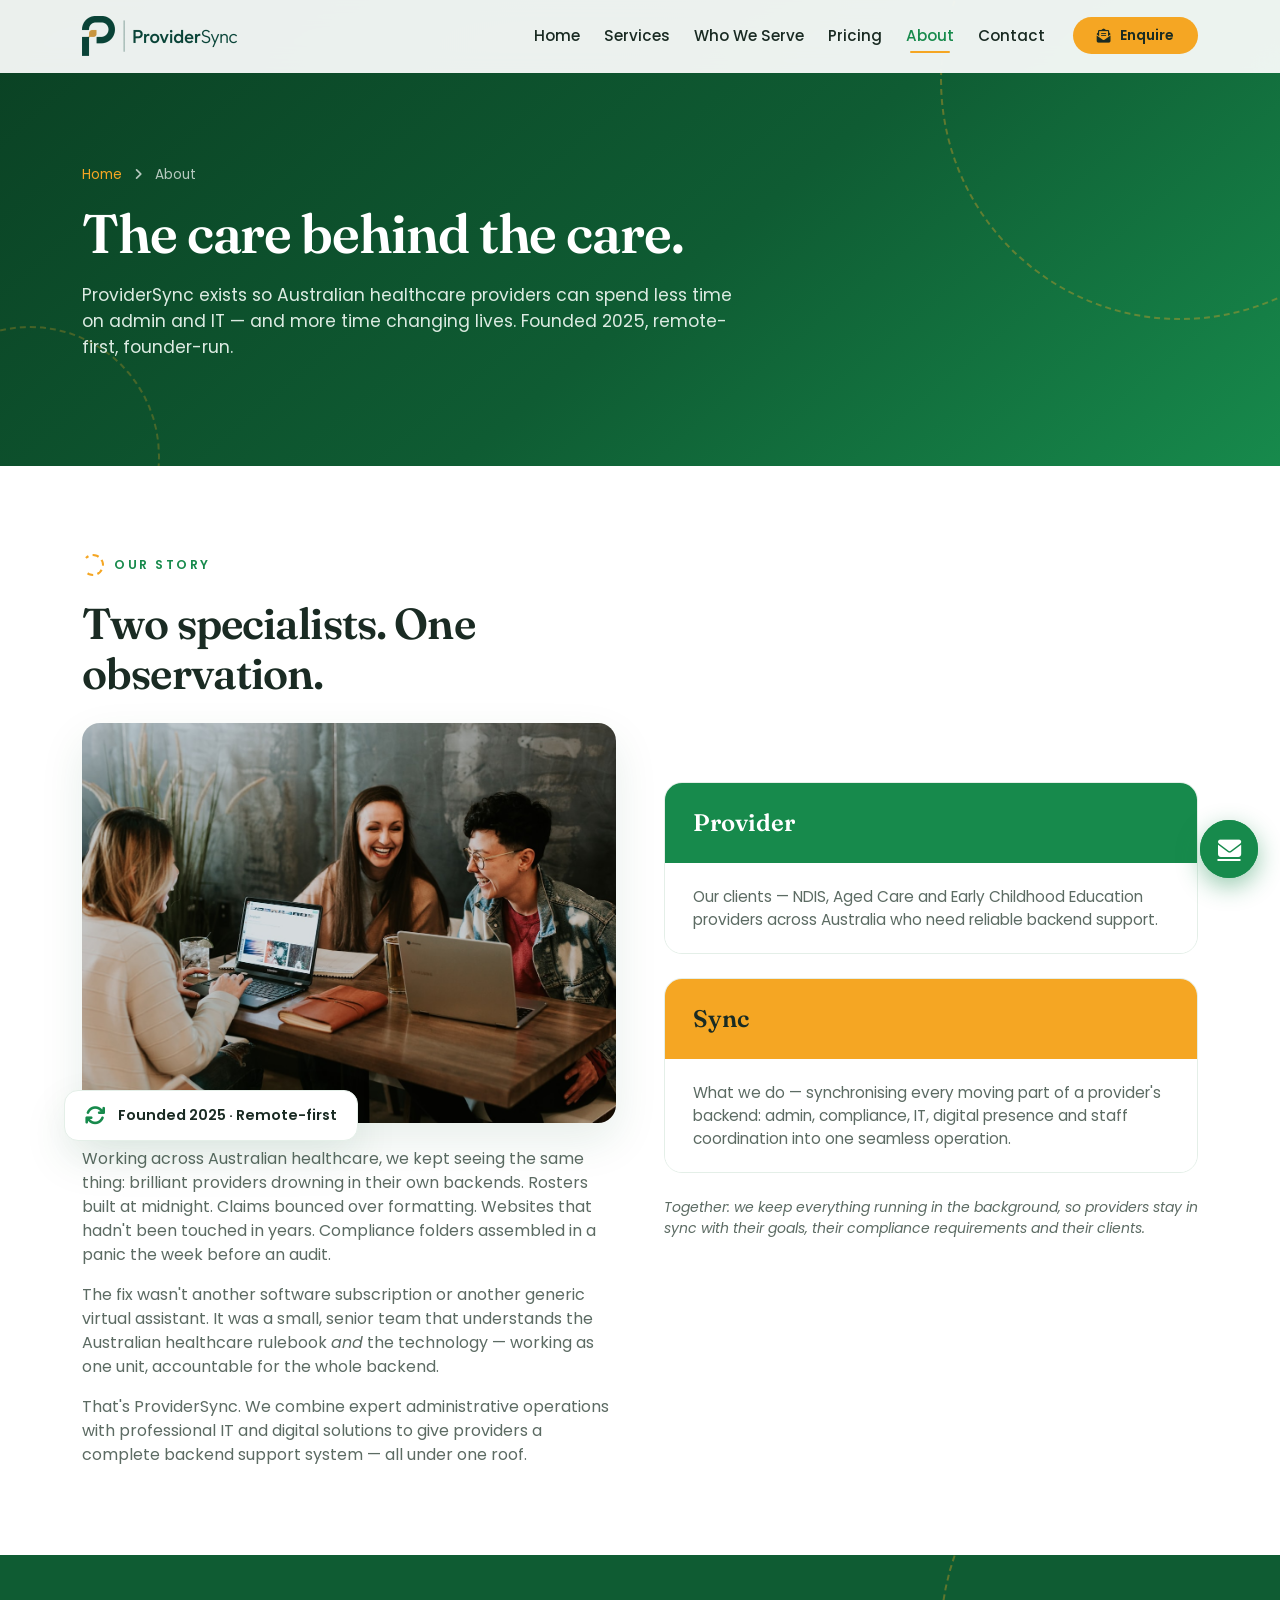
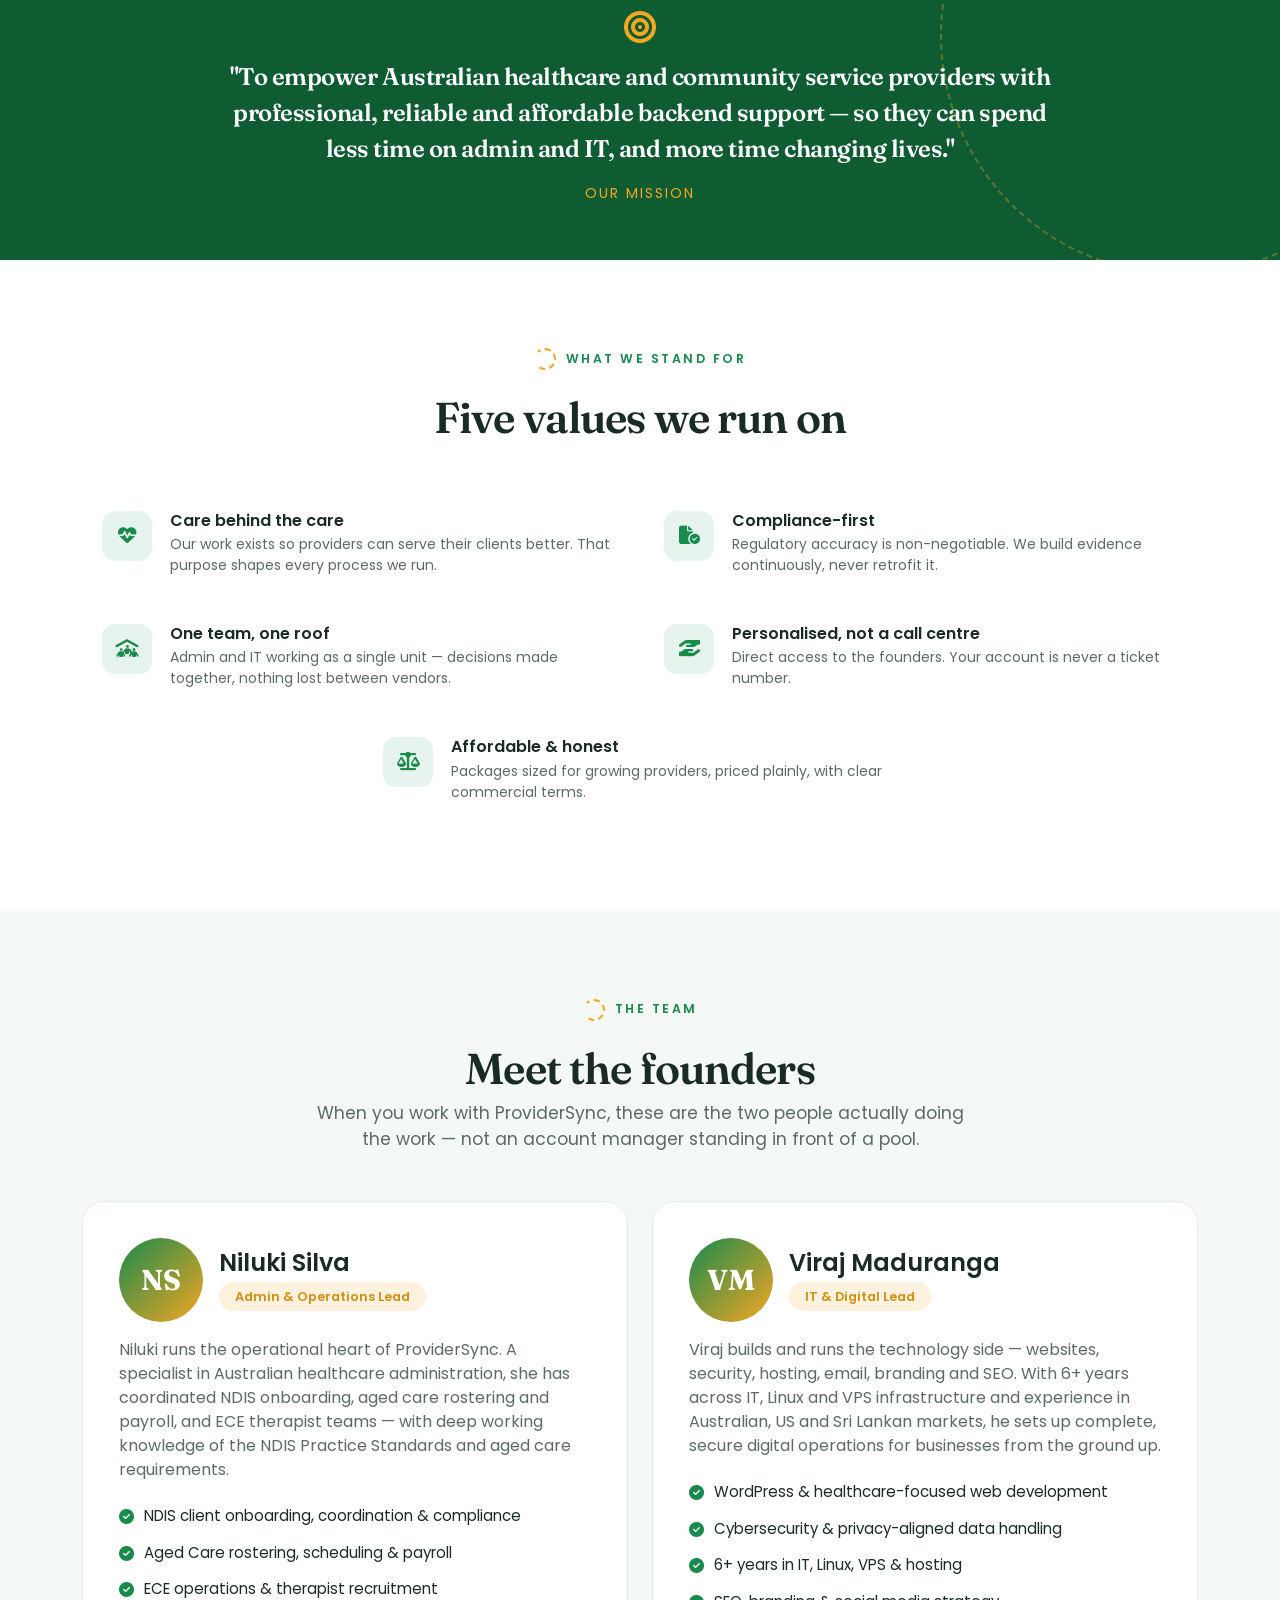
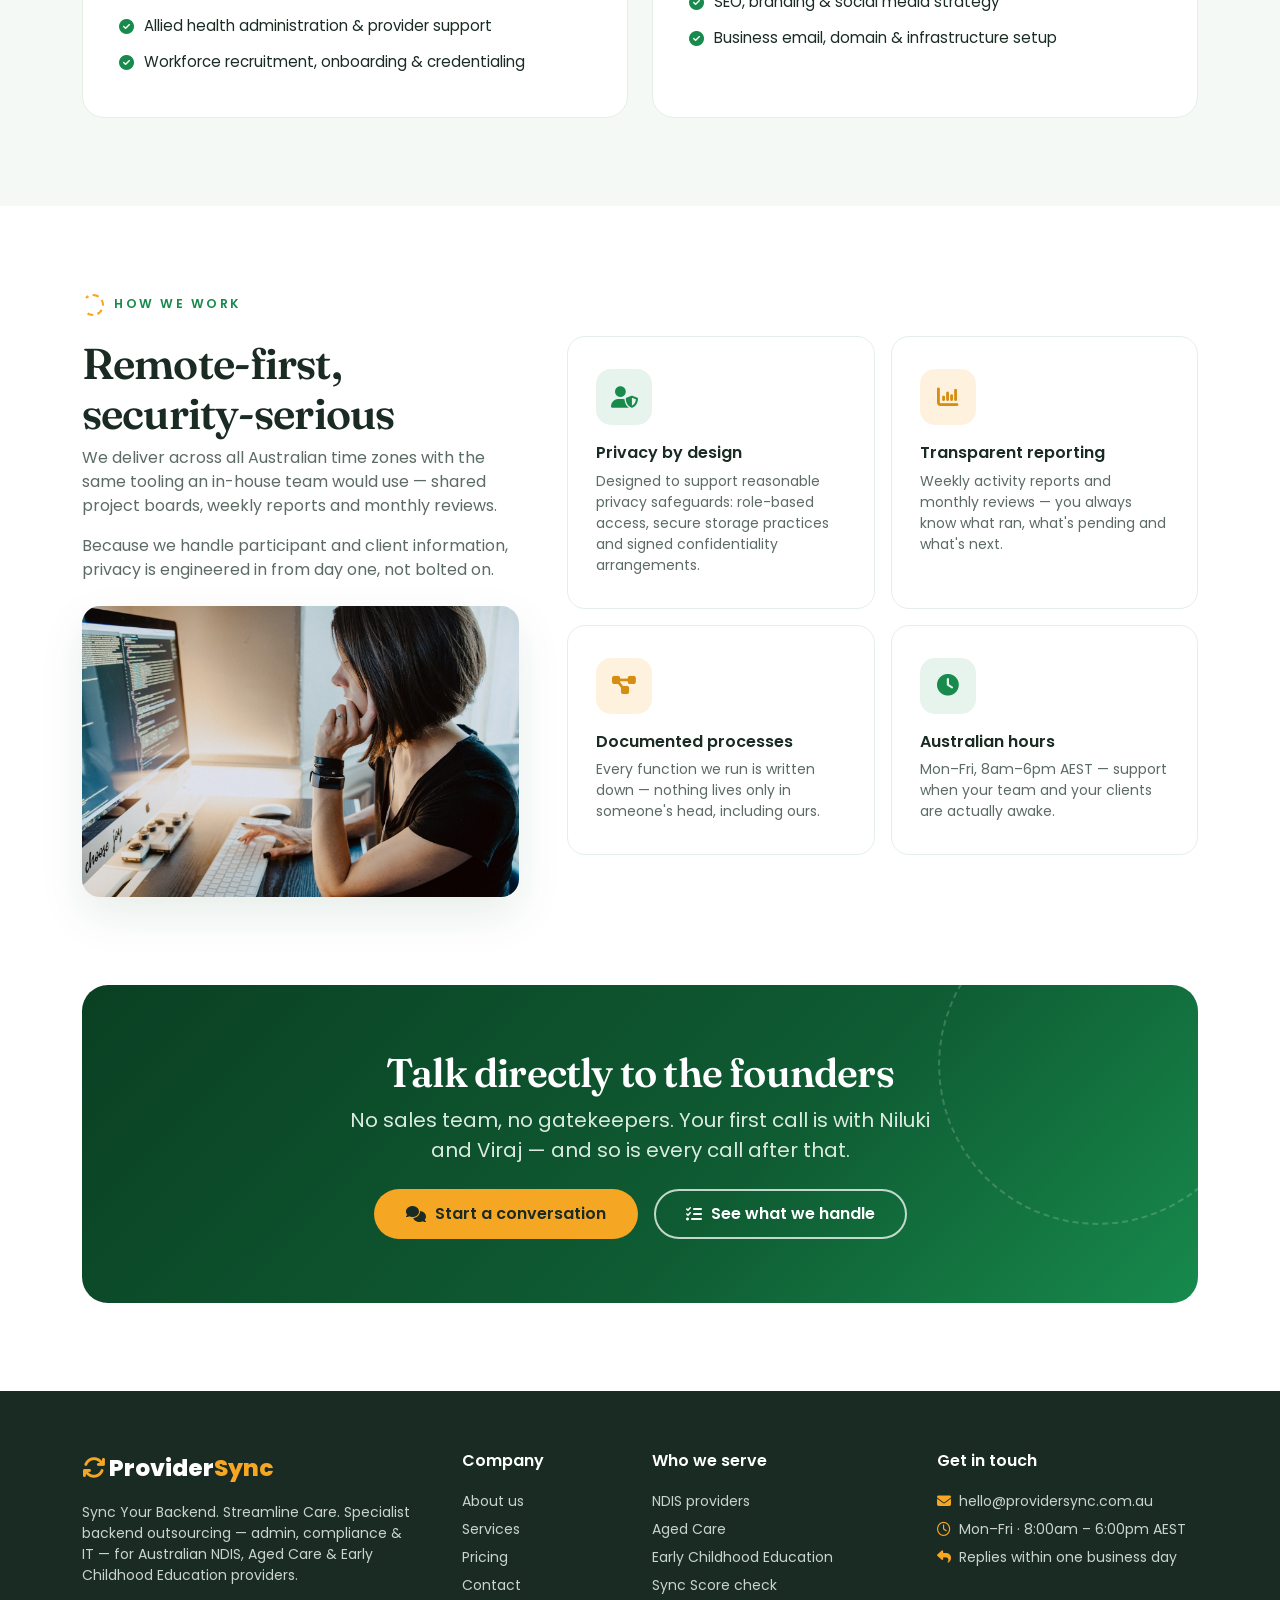
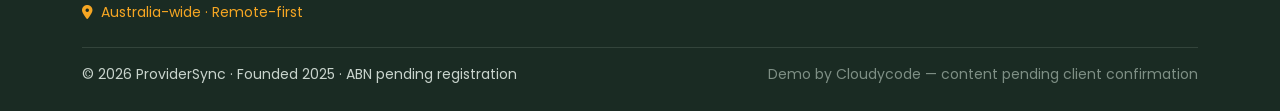
<file: about.html>
<!DOCTYPE html>
<html lang="en">
<head>
  <meta charset="UTF-8" />
  <meta name="viewport" content="width=device-width, initial-scale=1.0" />
  <title>About Us — The Team Behind ProviderSync</title>
  <meta name="description" content="ProviderSync was founded in 2025 by Niluki Silva (healthcare admin & operations) and Viraj Maduranga (IT & digital) to give Australian healthcare providers one complete backend team." />
  <link rel="icon" href="assets/img/favicon.png" type="image/png" />
  <link href="https://cdn.jsdelivr.net/npm/bootstrap@5.3.3/dist/css/bootstrap.min.css" rel="stylesheet" />
  <link href="https://cdnjs.cloudflare.com/ajax/libs/font-awesome/6.5.2/css/all.min.css" rel="stylesheet" />
  <link rel="preconnect" href="https://fonts.googleapis.com" />
  <link rel="preconnect" href="https://fonts.gstatic.com" crossorigin />
  <link href="https://fonts.googleapis.com/css2?family=Fraunces:opsz,wght@9..144,500;9..144,600;9..144,700&family=Poppins:wght@300;400;500;600;700;800&display=swap" rel="stylesheet" />
  <link rel="stylesheet" href="assets/style.css?v=3" />
</head>
<body data-page="about">
  <div id="siteHeader"></div>

  <!-- PAGE HERO -->
  <header class="page-hero">
    <div class="sync-rings r1"></div>
    <div class="sync-rings r3"></div>
    <div class="container position-relative" style="z-index:2">
      <nav class="breadcrumb-ps mb-3" aria-label="Breadcrumb"><a href="index.html">Home</a> <i class="fa-solid fa-angle-right mx-2"></i> About</nav>
      <h1 class="text-white">The care behind the care.</h1>
      <p class="page-lead mt-3">ProviderSync exists so Australian healthcare providers can spend less time on admin and IT — and more time changing lives. Founded 2025, remote-first, founder-run.</p>
    </div>
  </header>

  <!-- STORY + NAME -->
  <section class="section">
    <div class="container">
      <div class="row g-5 align-items-center">
        <div class="col-lg-6 reveal">
          <span class="eyebrow">Our story</span>
          <h2 class="section-title mt-3">Two specialists. One observation.</h2>
          <div class="photo-stack my-4">
            <img src="assets/img/team-laptops.jpg" alt="The ProviderSync team collaborating remotely" class="img-fluid photo-frame tall" />
            <div class="badge-card"><i class="fa-solid fa-arrows-rotate"></i>Founded 2025 · Remote-first</div>
          </div>
          <p class="text-muted-ps mt-3">Working across Australian healthcare, we kept seeing the same thing: brilliant providers drowning in their own backends. Rosters built at midnight. Claims bounced over formatting. Websites that hadn't been touched in years. Compliance folders assembled in a panic the week before an audit.</p>
          <p class="text-muted-ps">The fix wasn't another software subscription or another generic virtual assistant. It was a small, senior team that understands the Australian healthcare rulebook <em>and</em> the technology — working as one unit, accountable for the whole backend.</p>
          <p class="text-muted-ps mb-0">That's ProviderSync. We combine expert administrative operations with professional IT and digital solutions to give providers a complete backend support system — all under one roof.</p>
        </div>
        <div class="col-lg-6">
          <div class="reveal reveal-d1 mb-4">
            <div class="meaning-block">
              <div class="word" style="background:var(--green)">Provider</div>
              <div class="expl">Our clients — NDIS, Aged Care and Early Childhood Education providers across Australia who need reliable backend support.</div>
            </div>
          </div>
          <div class="reveal reveal-d2 mb-4">
            <div class="meaning-block">
              <div class="word" style="background:var(--amber); color:var(--ink)">Sync</div>
              <div class="expl">What we do — synchronising every moving part of a provider's backend: admin, compliance, IT, digital presence and staff coordination into one seamless operation.</div>
            </div>
          </div>
          <p class="reveal reveal-d3 small text-muted-ps fst-italic mb-0">Together: we keep everything running in the background, so providers stay in sync with their goals, their compliance requirements and their clients.</p>
        </div>
      </div>
    </div>
  </section>

  <!-- MISSION -->
  <section class="section-sm bg-deep text-center" style="position:relative; overflow:hidden">
    <div class="sync-rings r1"></div>
    <div class="container position-relative" style="z-index:2">
      <div class="row justify-content-center">
        <div class="col-lg-9 reveal">
          <i class="fa-solid fa-bullseye text-amber fs-2 mb-3"></i>
          <p class="text-white fs-4 display-font mb-0" style="line-height:1.5">"To empower Australian healthcare and community service providers with professional, reliable and affordable backend support — so they can spend less time on admin and IT, and more time changing lives."</p>
          <div class="text-amber small mt-3 text-uppercase" style="letter-spacing:2px">Our mission</div>
        </div>
      </div>
    </div>
  </section>

  <!-- VALUES -->
  <section class="section">
    <div class="container">
      <div class="text-center mb-5 reveal">
        <span class="eyebrow">What we stand for</span>
        <h2 class="section-title mt-3">Five values we run on</h2>
      </div>
      <div class="row g-2 justify-content-center" id="valuesGrid"></div>
    </div>
  </section>

  <!-- FOUNDERS -->
  <section class="section bg-mist">
    <div class="container">
      <div class="text-center mb-5 reveal">
        <span class="eyebrow">The team</span>
        <h2 class="section-title mt-3">Meet the founders</h2>
        <p class="page-lead mx-auto">When you work with ProviderSync, these are the two people actually doing the work — not an account manager standing in front of a pool.</p>
      </div>
      <div class="row g-4" id="founderGrid"></div>
    </div>
  </section>

  <!-- HOW WE WORK -->
  <section class="section">
    <div class="container">
      <div class="row g-5 align-items-center">
        <div class="col-lg-5 reveal">
          <span class="eyebrow">How we work</span>
          <h2 class="section-title mt-3">Remote-first, security-serious</h2>
          <p class="text-muted-ps">We deliver across all Australian time zones with the same tooling an in-house team would use — shared project boards, weekly reports and monthly reviews.</p>
          <p class="text-muted-ps">Because we handle participant and client information, privacy is engineered in from day one, not bolted on.</p>
          <img src="assets/img/remote-work.jpg" alt="ProviderSync working remotely on a provider's systems" class="img-fluid photo-frame mt-2" />
        </div>
        <div class="col-lg-7">
          <div class="row g-3">
            <div class="col-sm-6 reveal reveal-d1">
              <div class="card-ps">
                <div class="icon-box icon-green"><i class="fa-solid fa-user-shield"></i></div>
                <h6>Privacy by design</h6>
                <p class="text-muted-ps small mb-0">Designed to support reasonable privacy safeguards: role-based access, secure storage practices and signed confidentiality arrangements.</p>
              </div>
            </div>
            <div class="col-sm-6 reveal reveal-d2">
              <div class="card-ps">
                <div class="icon-box icon-amber"><i class="fa-solid fa-chart-column"></i></div>
                <h6>Transparent reporting</h6>
                <p class="text-muted-ps small mb-0">Weekly activity reports and monthly reviews — you always know what ran, what's pending and what's next.</p>
              </div>
            </div>
            <div class="col-sm-6 reveal reveal-d1">
              <div class="card-ps">
                <div class="icon-box icon-amber"><i class="fa-solid fa-diagram-project"></i></div>
                <h6>Documented processes</h6>
                <p class="text-muted-ps small mb-0">Every function we run is written down — nothing lives only in someone's head, including ours.</p>
              </div>
            </div>
            <div class="col-sm-6 reveal reveal-d2">
              <div class="card-ps">
                <div class="icon-box icon-green"><i class="fa-solid fa-clock"></i></div>
                <h6>Australian hours</h6>
                <p class="text-muted-ps small mb-0">Mon–Fri, 8am–6pm AEST — support when your team and your clients are actually awake.</p>
              </div>
            </div>
          </div>
        </div>
      </div>
    </div>
  </section>

  <!-- CTA -->
  <section class="section pt-0">
    <div class="container">
      <div class="cta-band text-center reveal">
        <div class="sync-rings r2"></div>
        <div class="position-relative" style="z-index:2">
          <h2 class="text-white">Talk directly to the founders</h2>
          <p class="lead-soft fs-5 mx-auto mt-2" style="max-width:600px">No sales team, no gatekeepers. Your first call is with Niluki and Viraj — and so is every call after that.</p>
          <div class="mt-4 d-flex flex-wrap gap-3 justify-content-center">
            <a href="contact.html" class="btn btn-ps"><i class="fa-solid fa-comments"></i>Start a conversation</a>
            <a href="services.html" class="btn btn-ghost"><i class="fa-solid fa-list-check"></i>See what we handle</a>
          </div>
        </div>
      </div>
    </div>
  </section>

  <div id="siteFooter"></div>
  <script src="https://cdn.jsdelivr.net/npm/bootstrap@5.3.3/dist/js/bootstrap.bundle.min.js"></script>
  <script src="assets/data.js?v=3"></script>
  <script src="assets/main.js?v=3"></script>
</body>
</html>
</file>
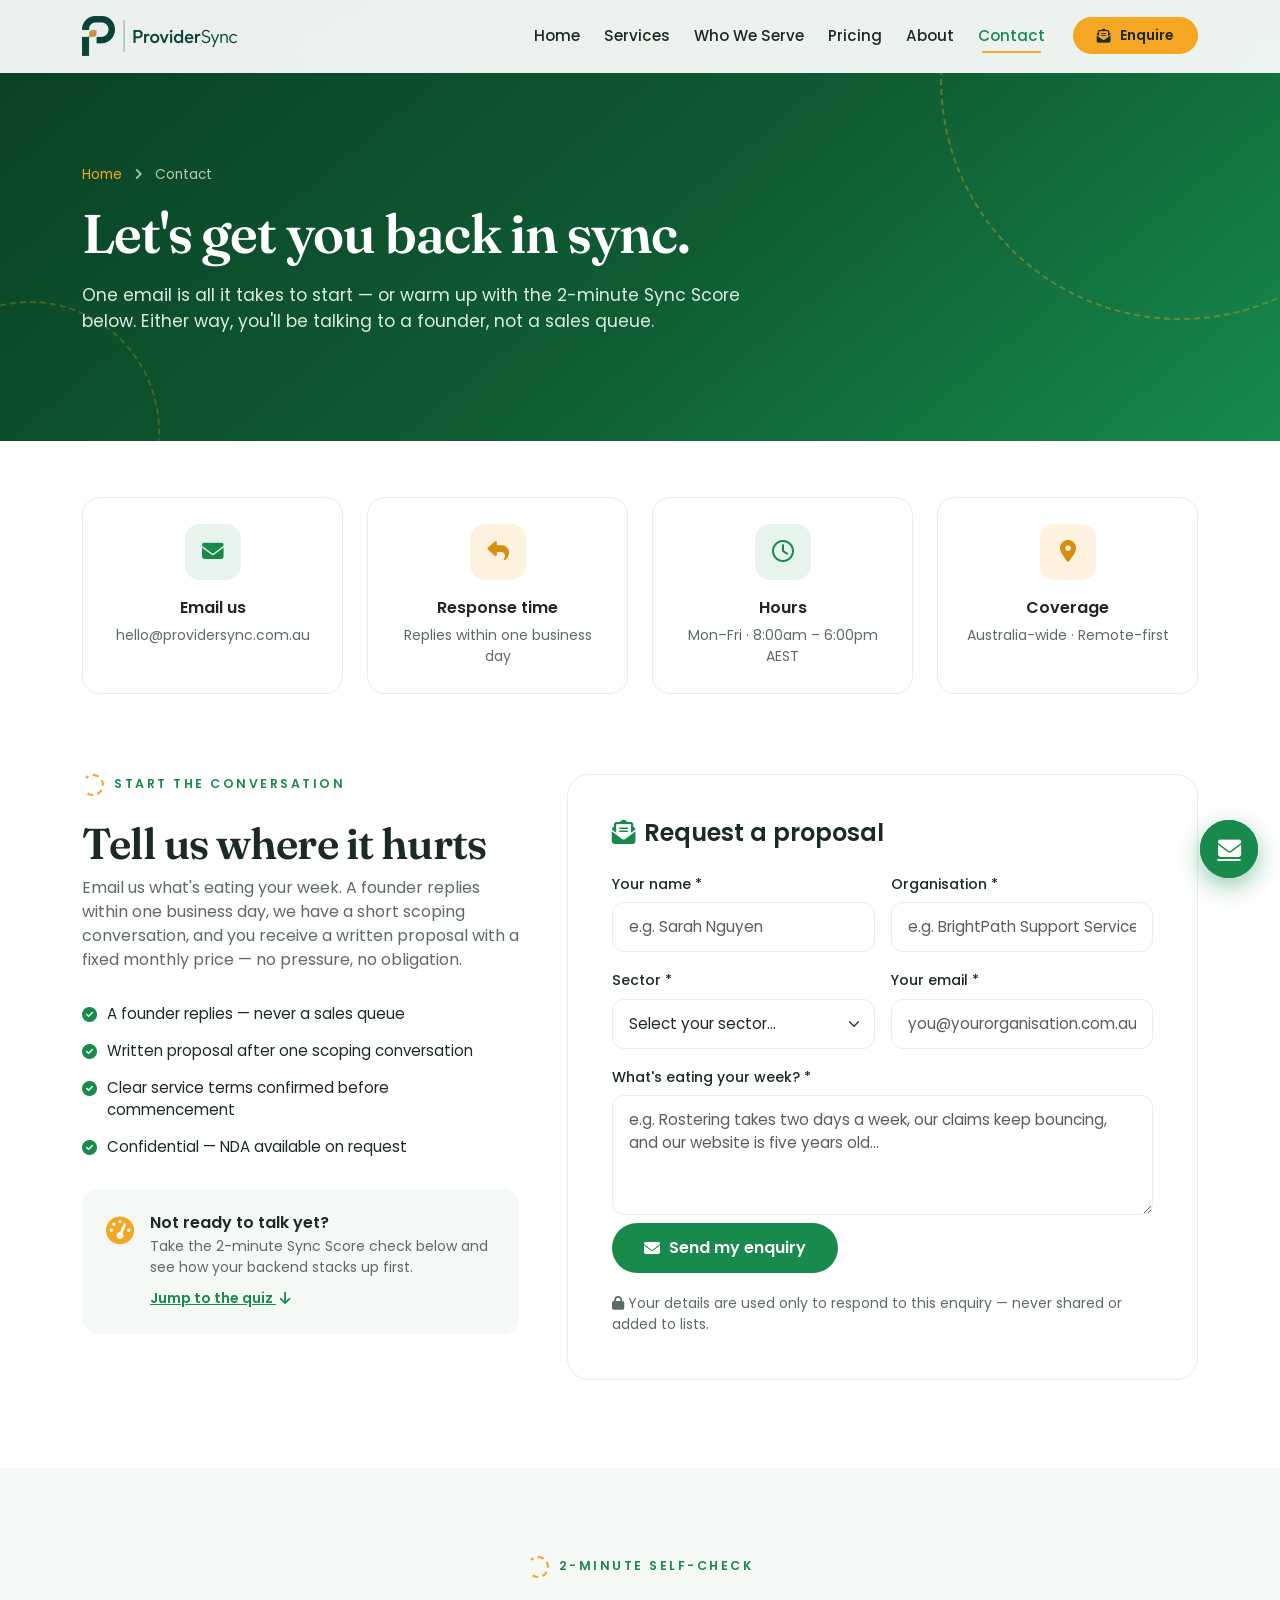
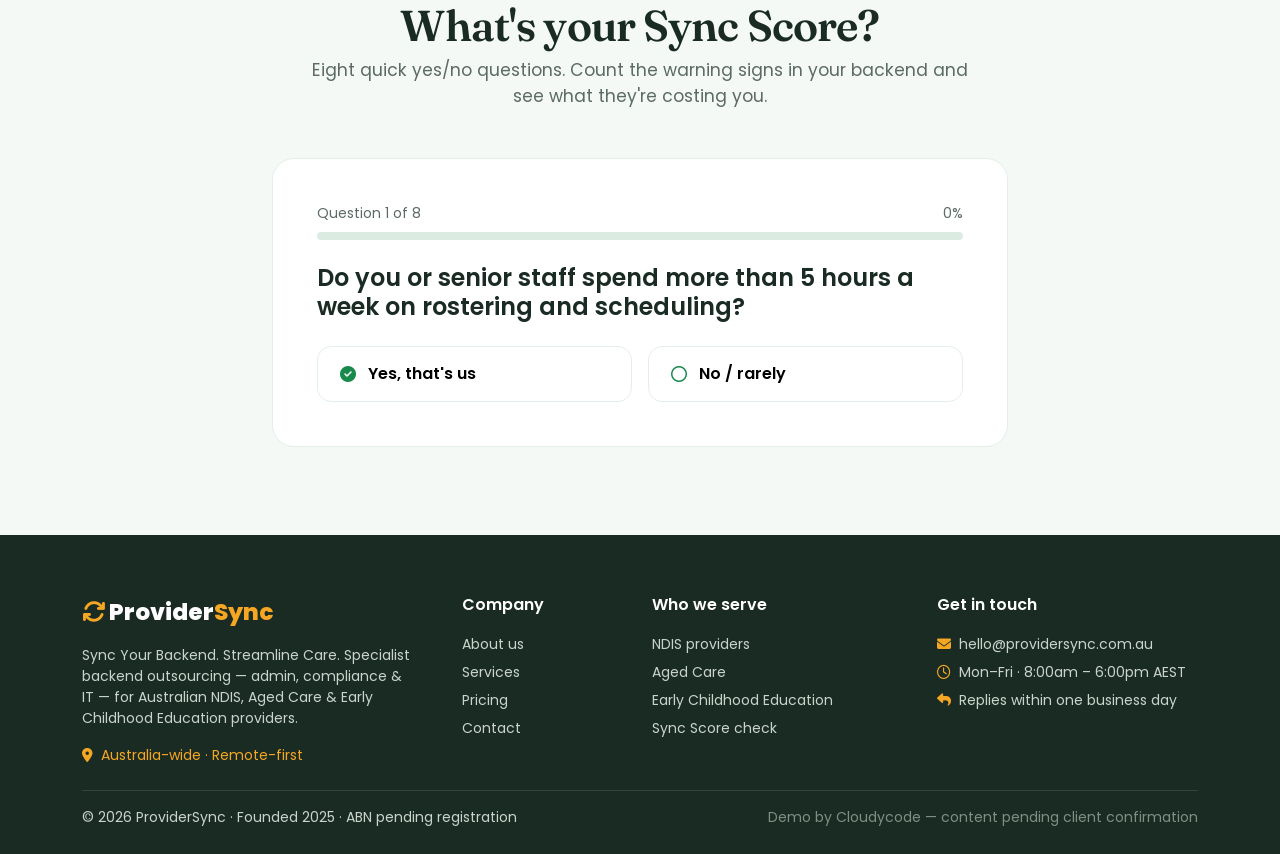
<file: contact.html>
<!DOCTYPE html>
<html lang="en">
<head>
  <meta charset="UTF-8" />
  <meta name="viewport" content="width=device-width, initial-scale=1.0" />
  <title>Contact — Email the Founders | ProviderSync</title>
  <meta name="description" content="Email ProviderSync about backend support for your NDIS, Aged Care or ECE organisation, or take the 2-minute Sync Score self-assessment. Australia-wide, remote-first." />
  <link rel="icon" href="assets/img/favicon.png" type="image/png" />
  <link href="https://cdn.jsdelivr.net/npm/bootstrap@5.3.3/dist/css/bootstrap.min.css" rel="stylesheet" />
  <link href="https://cdnjs.cloudflare.com/ajax/libs/font-awesome/6.5.2/css/all.min.css" rel="stylesheet" />
  <link rel="preconnect" href="https://fonts.googleapis.com" />
  <link rel="preconnect" href="https://fonts.gstatic.com" crossorigin />
  <link href="https://fonts.googleapis.com/css2?family=Fraunces:opsz,wght@9..144,500;9..144,600;9..144,700&family=Poppins:wght@300;400;500;600;700;800&display=swap" rel="stylesheet" />
  <link rel="stylesheet" href="assets/style.css?v=3" />
</head>
<body data-page="contact">
  <div id="siteHeader"></div>

  <!-- PAGE HERO -->
  <header class="page-hero">
    <div class="sync-rings r1"></div>
    <div class="sync-rings r3"></div>
    <div class="container position-relative" style="z-index:2">
      <nav class="breadcrumb-ps mb-3" aria-label="Breadcrumb"><a href="index.html">Home</a> <i class="fa-solid fa-angle-right mx-2"></i> Contact</nav>
      <h1 class="text-white">Let's get you back in sync.</h1>
      <p class="page-lead mt-3">One email is all it takes to start — or warm up with the 2-minute Sync Score below. Either way, you'll be talking to a founder, not a sales queue.</p>
    </div>
  </header>

  <!-- CONTACT TILES -->
  <section class="section-sm">
    <div class="container">
      <div class="row g-4">
        <div class="col-md-3 col-6 reveal">
          <a class="text-decoration-none" id="tileMail" href="#">
            <div class="contact-tile text-center">
              <div class="icon-box icon-green mx-auto"><i class="fa-solid fa-envelope"></i></div>
              <h6 class="text-dark">Email us</h6>
              <p class="text-muted-ps small mb-0" id="tileMailText"></p>
            </div>
          </a>
        </div>
        <div class="col-md-3 col-6 reveal reveal-d1">
          <div class="contact-tile text-center">
            <div class="icon-box icon-amber mx-auto"><i class="fa-solid fa-reply"></i></div>
            <h6 class="text-dark">Response time</h6>
            <p class="text-muted-ps small mb-0" id="tileReplyText"></p>
          </div>
        </div>
        <div class="col-md-3 col-6 reveal reveal-d2">
          <div class="contact-tile text-center">
            <div class="icon-box icon-green mx-auto"><i class="fa-regular fa-clock"></i></div>
            <h6 class="text-dark">Hours</h6>
            <p class="text-muted-ps small mb-0" id="tileHoursText"></p>
          </div>
        </div>
        <div class="col-md-3 col-6 reveal reveal-d3">
          <div class="contact-tile text-center">
            <div class="icon-box icon-amber mx-auto"><i class="fa-solid fa-location-dot"></i></div>
            <h6 class="text-dark">Coverage</h6>
            <p class="text-muted-ps small mb-0" id="tileLocText"></p>
          </div>
        </div>
      </div>
    </div>
  </section>

  <!-- FORM -->
  <section class="section pt-4" id="enquire">
    <div class="container">
      <div class="row g-5">
        <div class="col-lg-5 reveal">
          <span class="eyebrow">Start the conversation</span>
          <h2 class="section-title mt-3">Tell us where it hurts</h2>
          <p class="text-muted-ps">Email us what's eating your week. A founder replies within one business day, we have a short scoping conversation, and you receive a written proposal with a fixed monthly price — no pressure, no obligation.</p>
          <ul class="check-list mt-4">
            <li><i class="fa-solid fa-circle-check"></i>A founder replies — never a sales queue</li>
            <li><i class="fa-solid fa-circle-check"></i>Written proposal after one scoping conversation</li>
            <li><i class="fa-solid fa-circle-check"></i>Clear service terms confirmed before commencement</li>
            <li><i class="fa-solid fa-circle-check"></i>Confidential — NDA available on request</li>
          </ul>
          <div class="mt-4 p-4 rounded-4 bg-mist">
            <div class="d-flex gap-3 align-items-start">
              <i class="fa-solid fa-gauge-high text-amber fs-3 mt-1"></i>
              <div>
                <h6 class="mb-1">Not ready to talk yet?</h6>
                <p class="small text-muted-ps mb-2">Take the 2-minute Sync Score check below and see how your backend stacks up first.</p>
                <a href="#quiz" class="fw-semibold small">Jump to the quiz <i class="fa-solid fa-arrow-down ms-1"></i></a>
              </div>
            </div>
          </div>
        </div>
        <div class="col-lg-7 reveal reveal-d1">
          <div class="quiz-card">
            <h4 class="mb-4"><i class="fa-solid fa-envelope-open-text text-green me-2"></i>Request a proposal</h4>
            <div class="alert alert-success d-none" id="formSent" role="status">
              <i class="fa-solid fa-circle-check me-2"></i>Your email draft is ready — hit send in your mail app and we'll reply within one business day.
            </div>
            <form class="form-ps needs-validation" id="contactForm" novalidate>
              <div class="row g-3">
                <div class="col-md-6">
                  <label for="cfName">Your name *</label>
                  <input class="form-control" id="cfName" name="name" required placeholder="e.g. Sarah Nguyen" />
                  <div class="invalid-feedback">Please add your name.</div>
                </div>
                <div class="col-md-6">
                  <label for="cfOrg">Organisation *</label>
                  <input class="form-control" id="cfOrg" name="org" required placeholder="e.g. BrightPath Support Services" />
                  <div class="invalid-feedback">Please add your organisation.</div>
                </div>
                <div class="col-md-6">
                  <label for="cfSector">Sector *</label>
                  <select class="form-select" id="cfSector" name="sector" required></select>
                  <div class="invalid-feedback">Please choose your sector.</div>
                </div>
                <div class="col-md-6">
                  <label for="cfEmail">Your email *</label>
                  <input class="form-control" id="cfEmail" name="email" type="email" required placeholder="you@yourorganisation.com.au" />
                  <div class="invalid-feedback">Please add your email so we can reply.</div>
                </div>
                <div class="col-12">
                  <label for="cfMsg">What's eating your week? *</label>
                  <textarea class="form-control" id="cfMsg" name="message" rows="4" required placeholder="e.g. Rostering takes two days a week, our claims keep bouncing, and our website is five years old…"></textarea>
                  <div class="invalid-feedback">Tell us a little about your situation.</div>
                </div>
                <div class="col-12 mt-2">
                  <button class="btn btn-green" type="submit"><i class="fa-solid fa-envelope"></i>Send my enquiry</button>
                </div>
                <div class="col-12"><p class="small text-muted-ps mb-0 mt-1"><i class="fa-solid fa-lock me-1"></i>Your details are used only to respond to this enquiry — never shared or added to lists.</p></div>
              </div>
            </form>
          </div>
        </div>
      </div>
    </div>
  </section>

  <!-- SYNC SCORE QUIZ -->
  <section class="section bg-mist" id="quiz">
    <div class="container">
      <div class="row justify-content-center">
        <div class="col-lg-8">
          <div class="text-center mb-5 reveal">
            <span class="eyebrow">2-minute self-check</span>
            <h2 class="section-title mt-3">What's your Sync Score?</h2>
            <p class="page-lead mx-auto">Eight quick yes/no questions. Count the warning signs in your backend and see what they're costing you.</p>
          </div>
          <div class="quiz-card reveal" id="quizBox"></div>
        </div>
      </div>
    </div>
  </section>

  <div id="siteFooter"></div>
  <script src="https://cdn.jsdelivr.net/npm/bootstrap@5.3.3/dist/js/bootstrap.bundle.min.js"></script>
  <script src="assets/data.js?v=3"></script>
  <script src="assets/main.js?v=3"></script>
  <script>
    /* wire contact tiles from SITE data */
    document.getElementById("tileMail").href = `mailto:${SITE.email}`;
    document.getElementById("tileMailText").textContent = SITE.email;
    document.getElementById("tileReplyText").textContent = SITE.response;
    document.getElementById("tileHoursText").textContent = SITE.hours;
    document.getElementById("tileLocText").textContent = SITE.location;
  </script>
</body>
</html>
</file>
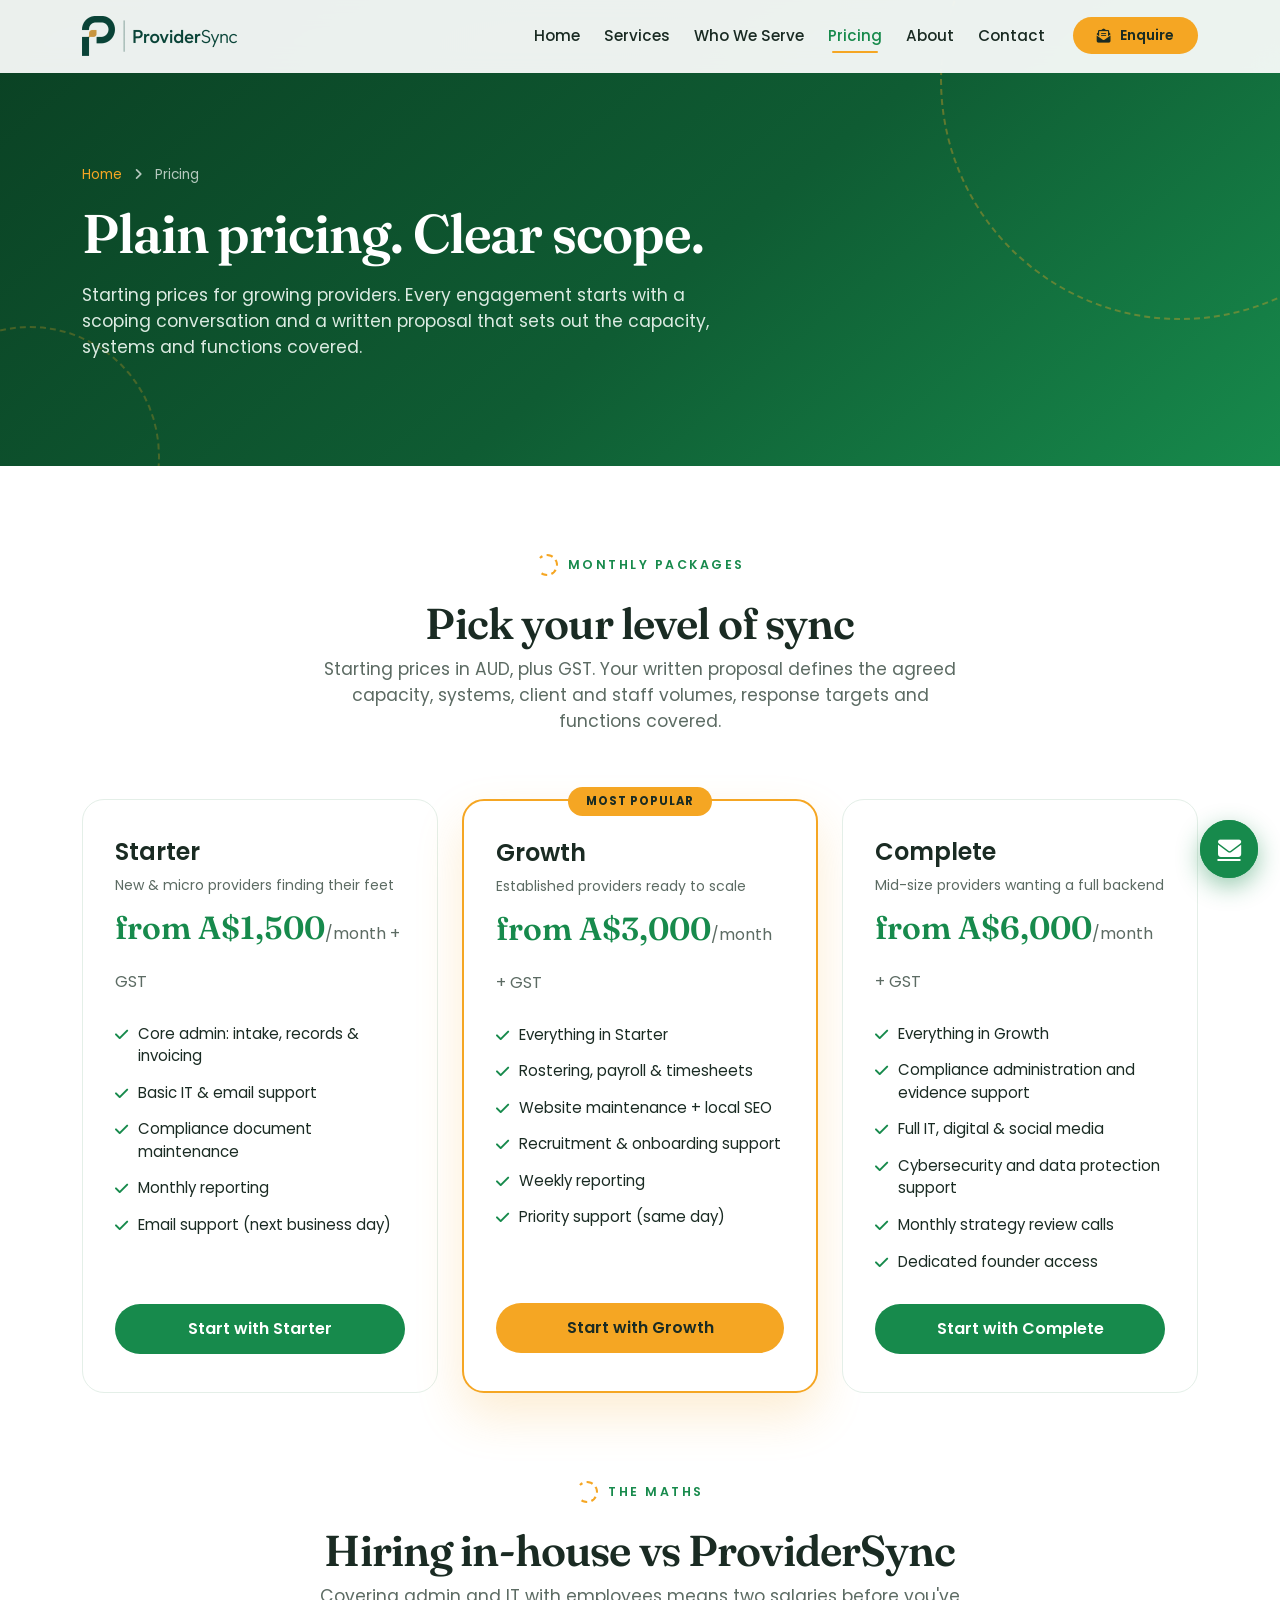
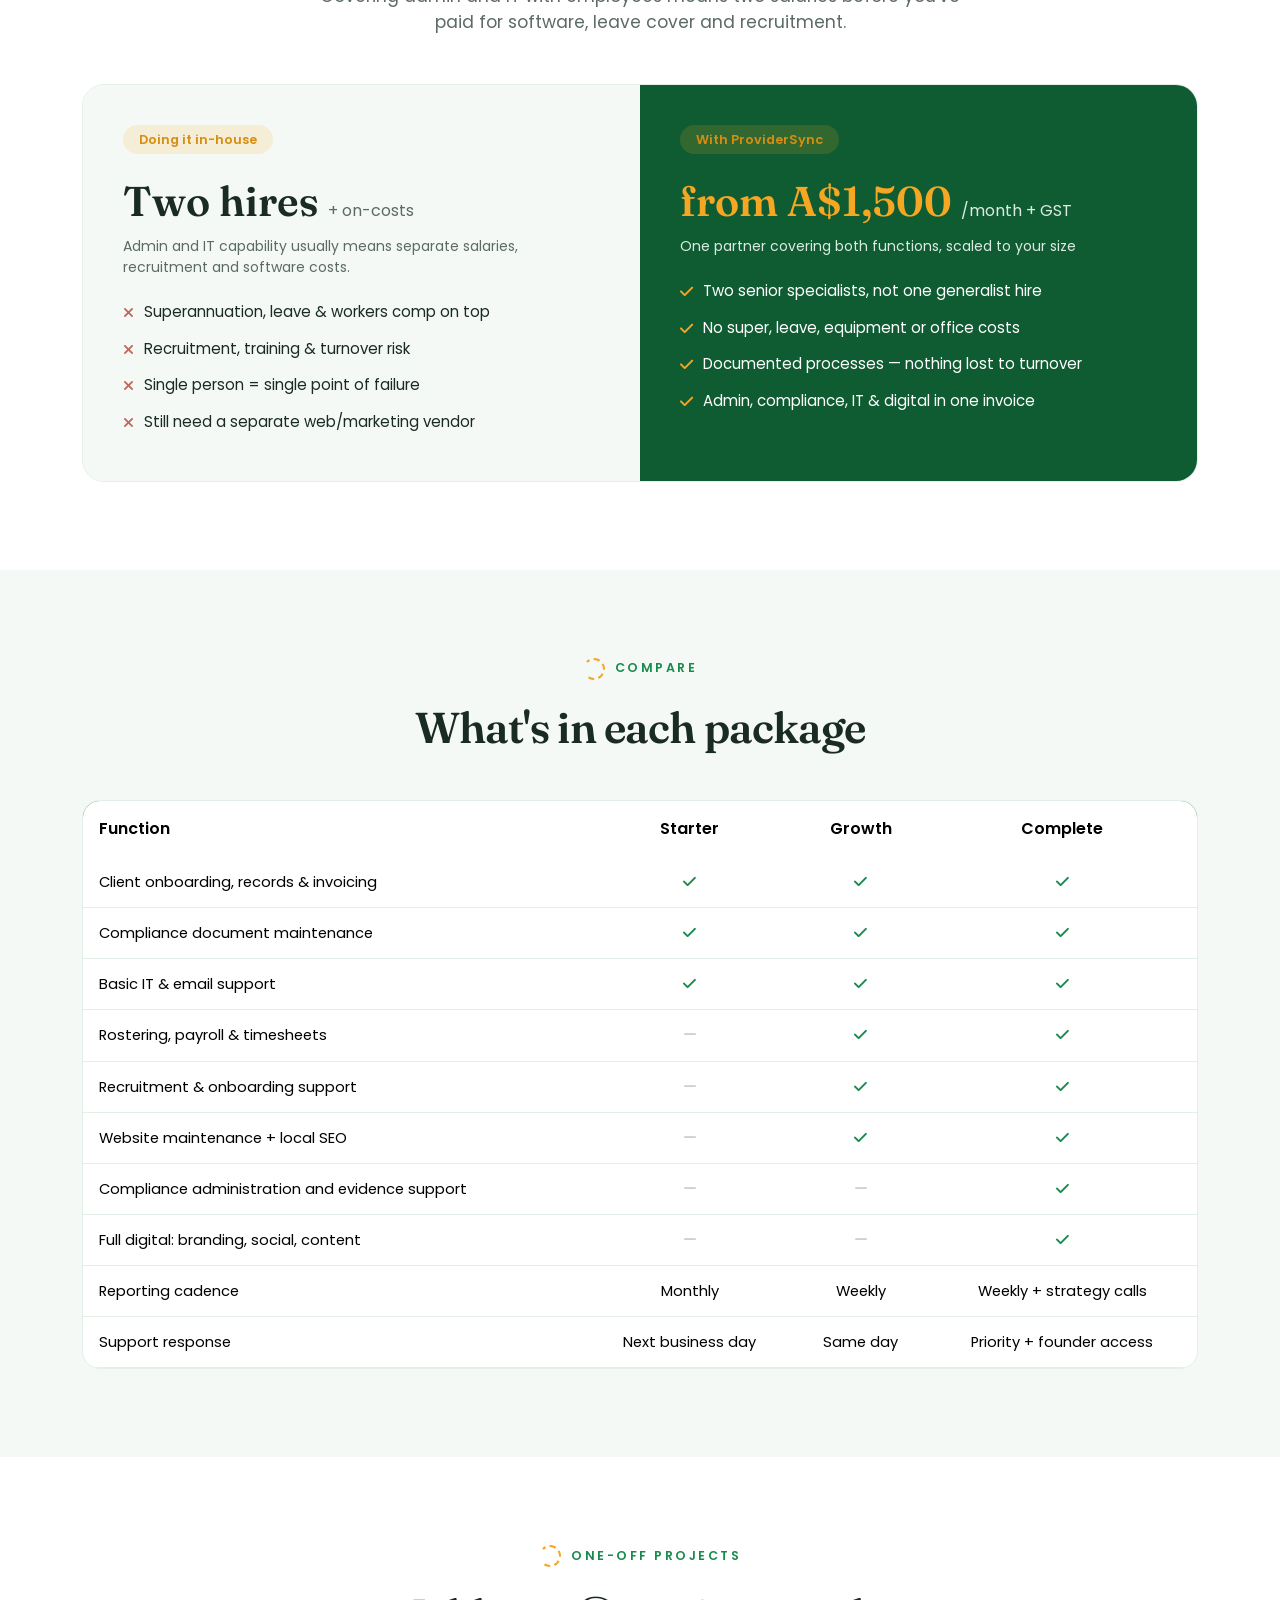
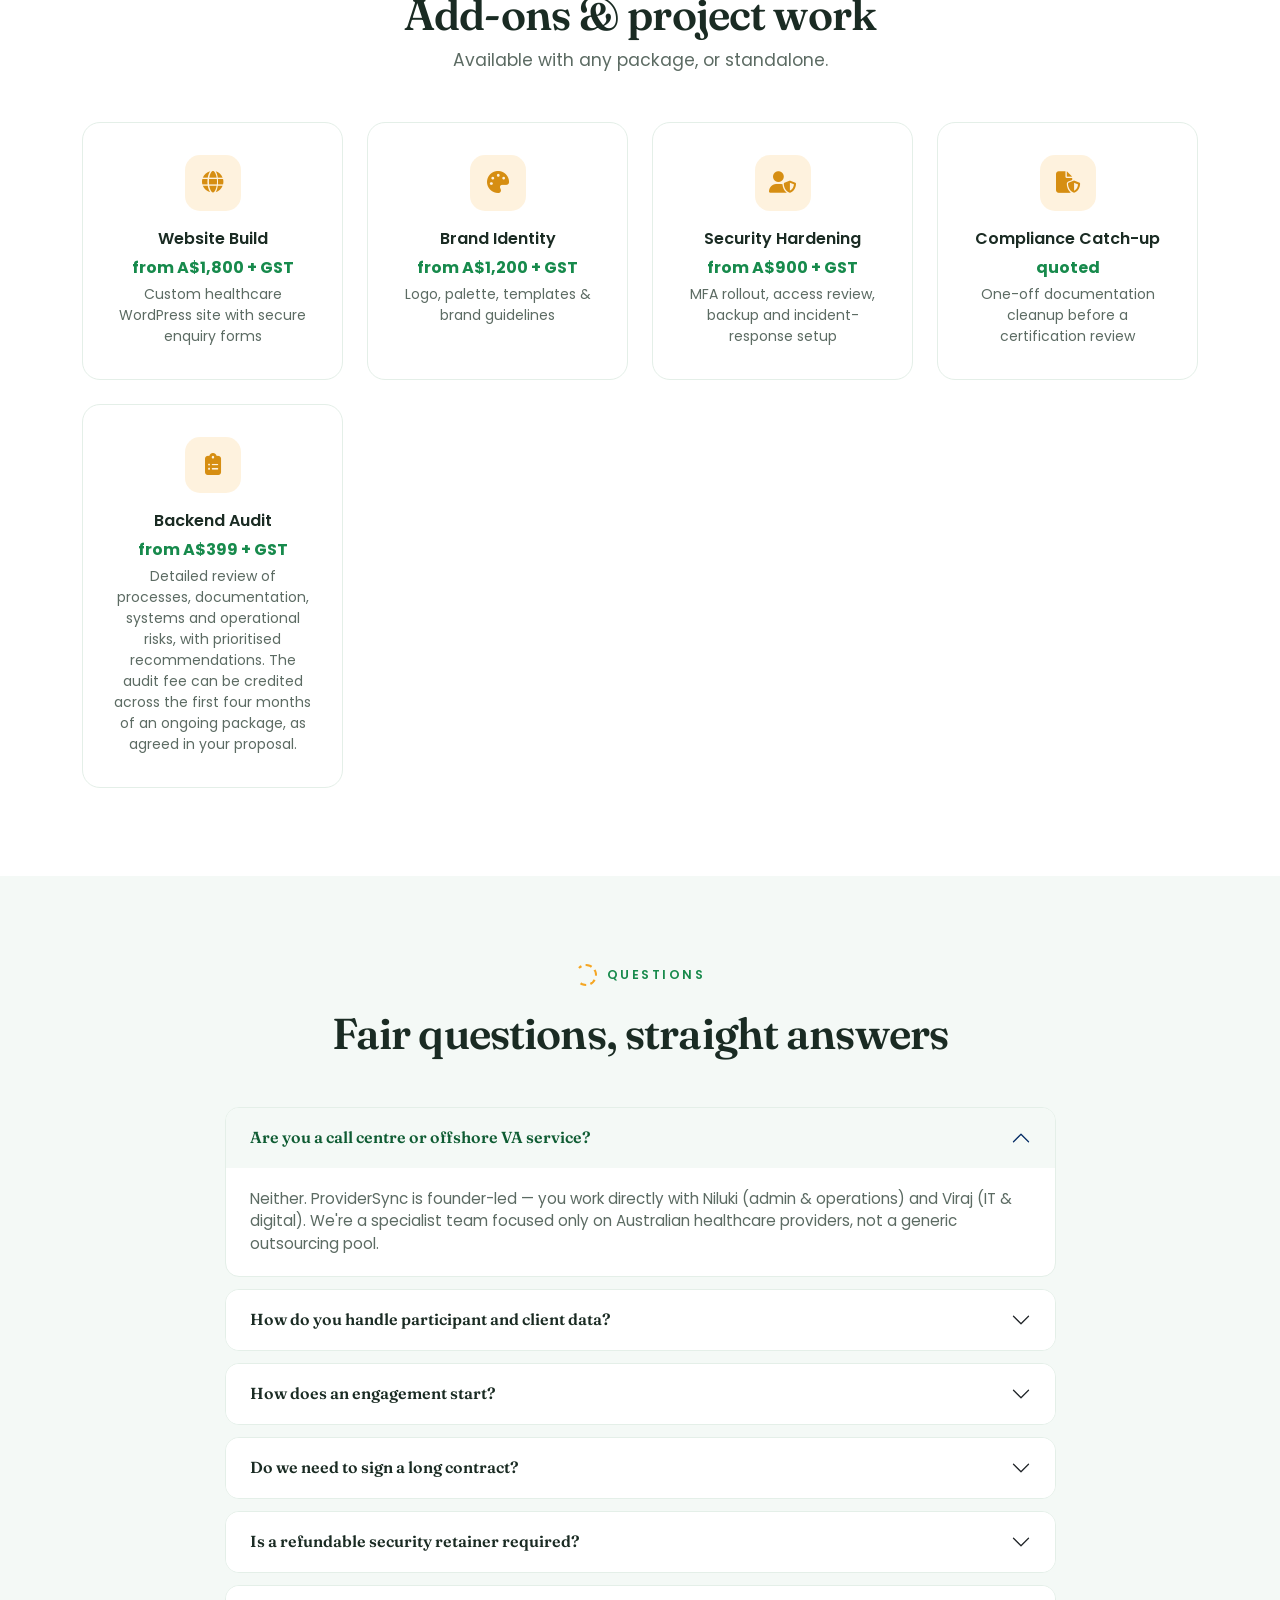
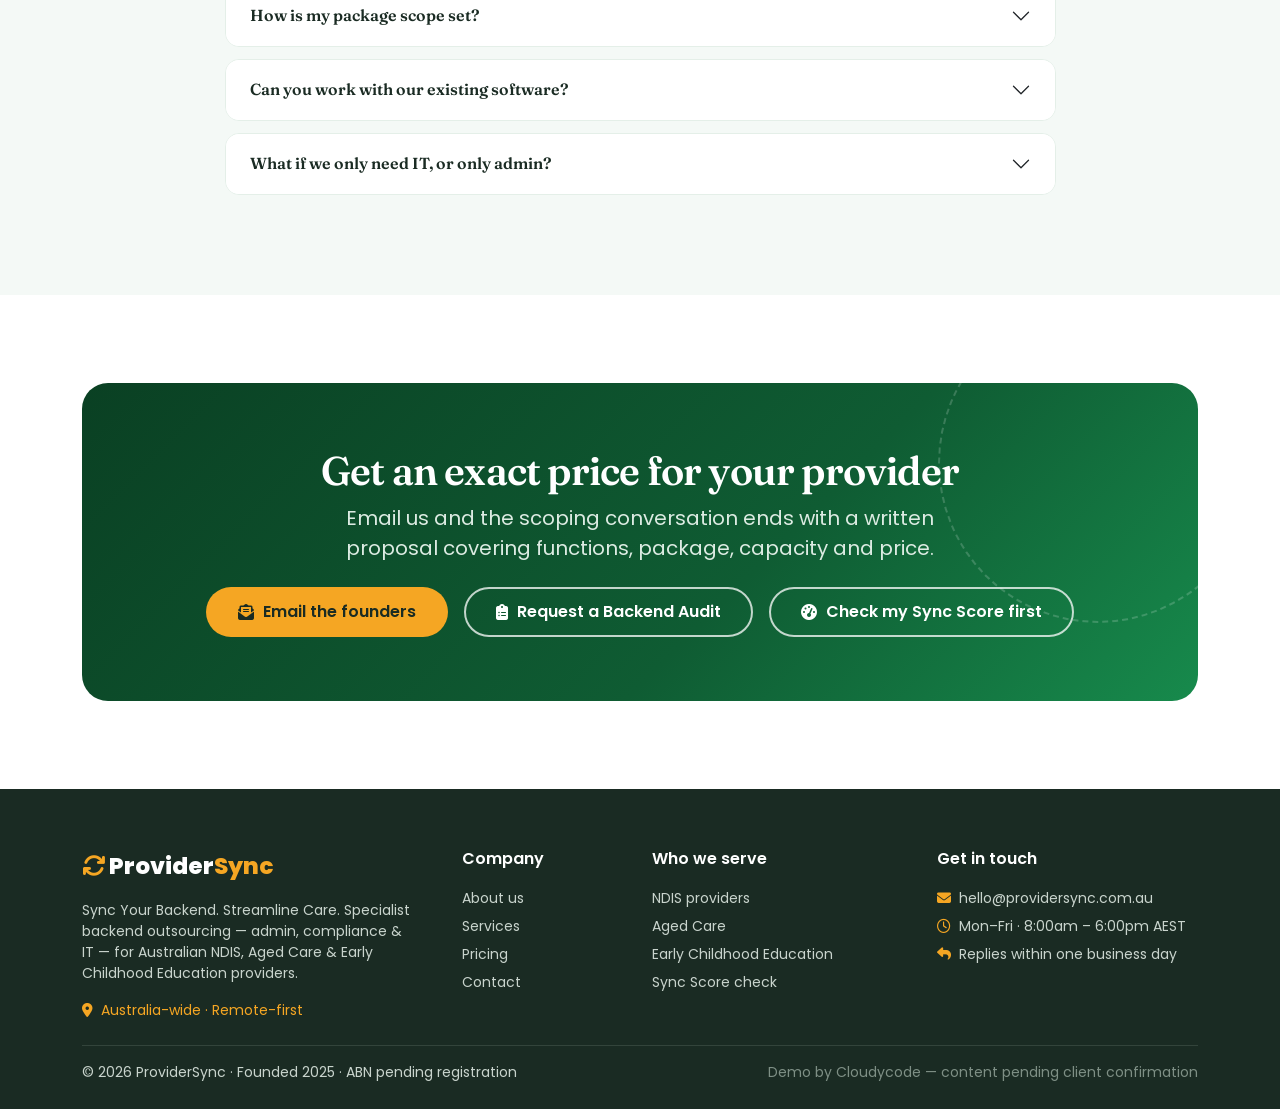
<file: pricing.html>
<!DOCTYPE html>
<html lang="en">
<head>
  <meta charset="UTF-8" />
  <meta name="viewport" content="width=device-width, initial-scale=1.0" />
  <title>Pricing & Packages — ProviderSync</title>
  <meta name="description" content="Affordable monthly packages for Australian healthcare providers — from core admin support to a complete outsourced backend with IT, compliance and digital marketing." />
  <link rel="icon" href="assets/img/favicon.png" type="image/png" />
  <link href="https://cdn.jsdelivr.net/npm/bootstrap@5.3.3/dist/css/bootstrap.min.css" rel="stylesheet" />
  <link href="https://cdnjs.cloudflare.com/ajax/libs/font-awesome/6.5.2/css/all.min.css" rel="stylesheet" />
  <link rel="preconnect" href="https://fonts.googleapis.com" />
  <link rel="preconnect" href="https://fonts.gstatic.com" crossorigin />
  <link href="https://fonts.googleapis.com/css2?family=Fraunces:opsz,wght@9..144,500;9..144,600;9..144,700&family=Poppins:wght@300;400;500;600;700;800&display=swap" rel="stylesheet" />
  <link rel="stylesheet" href="assets/style.css?v=3" />
</head>
<body data-page="pricing">
  <div id="siteHeader"></div>

  <!-- PAGE HERO -->
  <header class="page-hero">
    <div class="sync-rings r1"></div>
    <div class="sync-rings r3"></div>
    <div class="container position-relative" style="z-index:2">
      <nav class="breadcrumb-ps mb-3" aria-label="Breadcrumb"><a href="index.html">Home</a> <i class="fa-solid fa-angle-right mx-2"></i> Pricing</nav>
      <h1 class="text-white">Plain pricing. Clear scope.</h1>
      <p class="page-lead mt-3">Starting prices for growing providers. Every engagement starts with a scoping conversation and a written proposal that sets out the capacity, systems and functions covered.</p>
    </div>
  </header>

  <!-- PACKAGES -->
  <section class="section">
    <div class="container">
      <div class="text-center mb-5 reveal">
        <span class="eyebrow">Monthly packages</span>
        <h2 class="section-title mt-3">Pick your level of sync</h2>
        <p class="page-lead mx-auto">Starting prices in AUD, plus GST. Your written proposal defines the agreed capacity, systems, client and staff volumes, response targets and functions covered.</p>
      </div>
      <div class="row g-4 justify-content-center pt-3" id="priceGrid"></div>
    </div>
  </section>

  <!-- IN-HOUSE VS PROVIDERSYNC -->
  <section class="section pt-0">
    <div class="container">
      <div class="text-center mb-5 reveal">
        <span class="eyebrow">The maths</span>
        <h2 class="section-title mt-3">Hiring in-house vs ProviderSync</h2>
        <p class="page-lead mx-auto">Covering admin and IT with employees means two salaries before you've paid for software, leave cover and recruitment.</p>
      </div>
      <div class="vs-band row g-0 reveal">
        <div class="col-lg-6 vs-col inhouse">
          <span class="role-chip">Doing it in-house</span>
          <div class="big-figure mt-3">Two hires <span class="fs-6 text-muted-ps fw-normal">+ on-costs</span></div>
          <p class="text-muted-ps small mt-1 mb-3">Admin and IT capability usually means separate salaries, recruitment and software costs.</p>
          <ul class="check-list">
            <li><i class="fa-solid fa-xmark" style="color:#C0655A"></i>Superannuation, leave &amp; workers comp on top</li>
            <li><i class="fa-solid fa-xmark" style="color:#C0655A"></i>Recruitment, training &amp; turnover risk</li>
            <li><i class="fa-solid fa-xmark" style="color:#C0655A"></i>Single person = single point of failure</li>
            <li><i class="fa-solid fa-xmark" style="color:#C0655A"></i>Still need a separate web/marketing vendor</li>
          </ul>
        </div>
        <div class="col-lg-6 vs-col ps">
          <span class="role-chip">With ProviderSync</span>
          <div class="big-figure mt-3 text-amber">from A$1,500 <span class="fs-6 fw-normal" style="color:#DCEBE2">/month + GST</span></div>
          <p class="small mt-1 mb-3" style="color:#DCEBE2">One partner covering both functions, scaled to your size</p>
          <ul class="check-list">
            <li><i class="fa-solid fa-check"></i>Two senior specialists, not one generalist hire</li>
            <li><i class="fa-solid fa-check"></i>No super, leave, equipment or office costs</li>
            <li><i class="fa-solid fa-check"></i>Documented processes — nothing lost to turnover</li>
            <li><i class="fa-solid fa-check"></i>Admin, compliance, IT &amp; digital in one invoice</li>
          </ul>
        </div>
      </div>
    </div>
  </section>

  <!-- COMPARISON -->
  <section class="section bg-mist">
    <div class="container">
      <div class="text-center mb-5 reveal">
        <span class="eyebrow">Compare</span>
        <h2 class="section-title mt-3">What's in each package</h2>
      </div>
      <div class="table-ps table-responsive reveal">
        <table class="table align-middle">
          <thead>
            <tr>
              <th scope="col">Function</th>
              <th scope="col" class="text-center">Starter</th>
              <th scope="col" class="text-center">Growth</th>
              <th scope="col" class="text-center">Complete</th>
            </tr>
          </thead>
          <tbody>
            <tr><td>Client onboarding, records &amp; invoicing</td><td class="text-center"><i class="fa-solid fa-check"></i></td><td class="text-center"><i class="fa-solid fa-check"></i></td><td class="text-center"><i class="fa-solid fa-check"></i></td></tr>
            <tr><td>Compliance document maintenance</td><td class="text-center"><i class="fa-solid fa-check"></i></td><td class="text-center"><i class="fa-solid fa-check"></i></td><td class="text-center"><i class="fa-solid fa-check"></i></td></tr>
            <tr><td>Basic IT &amp; email support</td><td class="text-center"><i class="fa-solid fa-check"></i></td><td class="text-center"><i class="fa-solid fa-check"></i></td><td class="text-center"><i class="fa-solid fa-check"></i></td></tr>
            <tr><td>Rostering, payroll &amp; timesheets</td><td class="text-center"><i class="fa-solid fa-minus"></i></td><td class="text-center"><i class="fa-solid fa-check"></i></td><td class="text-center"><i class="fa-solid fa-check"></i></td></tr>
            <tr><td>Recruitment &amp; onboarding support</td><td class="text-center"><i class="fa-solid fa-minus"></i></td><td class="text-center"><i class="fa-solid fa-check"></i></td><td class="text-center"><i class="fa-solid fa-check"></i></td></tr>
            <tr><td>Website maintenance + local SEO</td><td class="text-center"><i class="fa-solid fa-minus"></i></td><td class="text-center"><i class="fa-solid fa-check"></i></td><td class="text-center"><i class="fa-solid fa-check"></i></td></tr>
            <tr><td>Compliance administration and evidence support</td><td class="text-center"><i class="fa-solid fa-minus"></i></td><td class="text-center"><i class="fa-solid fa-minus"></i></td><td class="text-center"><i class="fa-solid fa-check"></i></td></tr>
            <tr><td>Full digital: branding, social, content</td><td class="text-center"><i class="fa-solid fa-minus"></i></td><td class="text-center"><i class="fa-solid fa-minus"></i></td><td class="text-center"><i class="fa-solid fa-check"></i></td></tr>
            <tr><td>Reporting cadence</td><td class="text-center small">Monthly</td><td class="text-center small">Weekly</td><td class="text-center small">Weekly + strategy calls</td></tr>
            <tr><td>Support response</td><td class="text-center small">Next business day</td><td class="text-center small">Same day</td><td class="text-center small">Priority + founder access</td></tr>
          </tbody>
        </table>
      </div>
    </div>
  </section>

  <!-- ADD-ONS -->
  <section class="section">
    <div class="container">
      <div class="text-center mb-5 reveal">
        <span class="eyebrow">One-off projects</span>
        <h2 class="section-title mt-3">Add-ons &amp; project work</h2>
        <p class="page-lead mx-auto">Available with any package, or standalone.</p>
      </div>
      <div class="row g-4" id="addonGrid"></div>
    </div>
  </section>

  <!-- FAQ -->
  <section class="section bg-mist">
    <div class="container">
      <div class="row justify-content-center">
        <div class="col-lg-9">
          <div class="text-center mb-5 reveal">
            <span class="eyebrow">Questions</span>
            <h2 class="section-title mt-3">Fair questions, straight answers</h2>
          </div>
          <div class="accordion accordion-ps reveal" id="faqAccordion"></div>
        </div>
      </div>
    </div>
  </section>

  <!-- CTA -->
  <section class="section">
    <div class="container">
      <div class="cta-band text-center reveal">
        <div class="sync-rings r2"></div>
        <div class="position-relative" style="z-index:2">
          <h2 class="text-white">Get an exact price for your provider</h2>
          <p class="lead-soft fs-5 mx-auto mt-2" style="max-width:600px">Email us and the scoping conversation ends with a written proposal covering functions, package, capacity and price.</p>
          <div class="mt-4 d-flex flex-wrap gap-3 justify-content-center">
            <a href="contact.html" class="btn btn-ps"><i class="fa-solid fa-envelope-open-text"></i>Email the founders</a>
            <a href="contact.html#enquire" class="btn btn-ghost"><i class="fa-solid fa-clipboard-list"></i>Request a Backend Audit</a>
            <a href="contact.html#quiz" class="btn btn-ghost"><i class="fa-solid fa-gauge-high"></i>Check my Sync Score first</a>
          </div>
        </div>
      </div>
    </div>
  </section>

  <div id="siteFooter"></div>
  <script src="https://cdn.jsdelivr.net/npm/bootstrap@5.3.3/dist/js/bootstrap.bundle.min.js"></script>
  <script src="assets/data.js?v=3"></script>
  <script src="assets/main.js?v=3"></script>
</body>
</html>
</file>
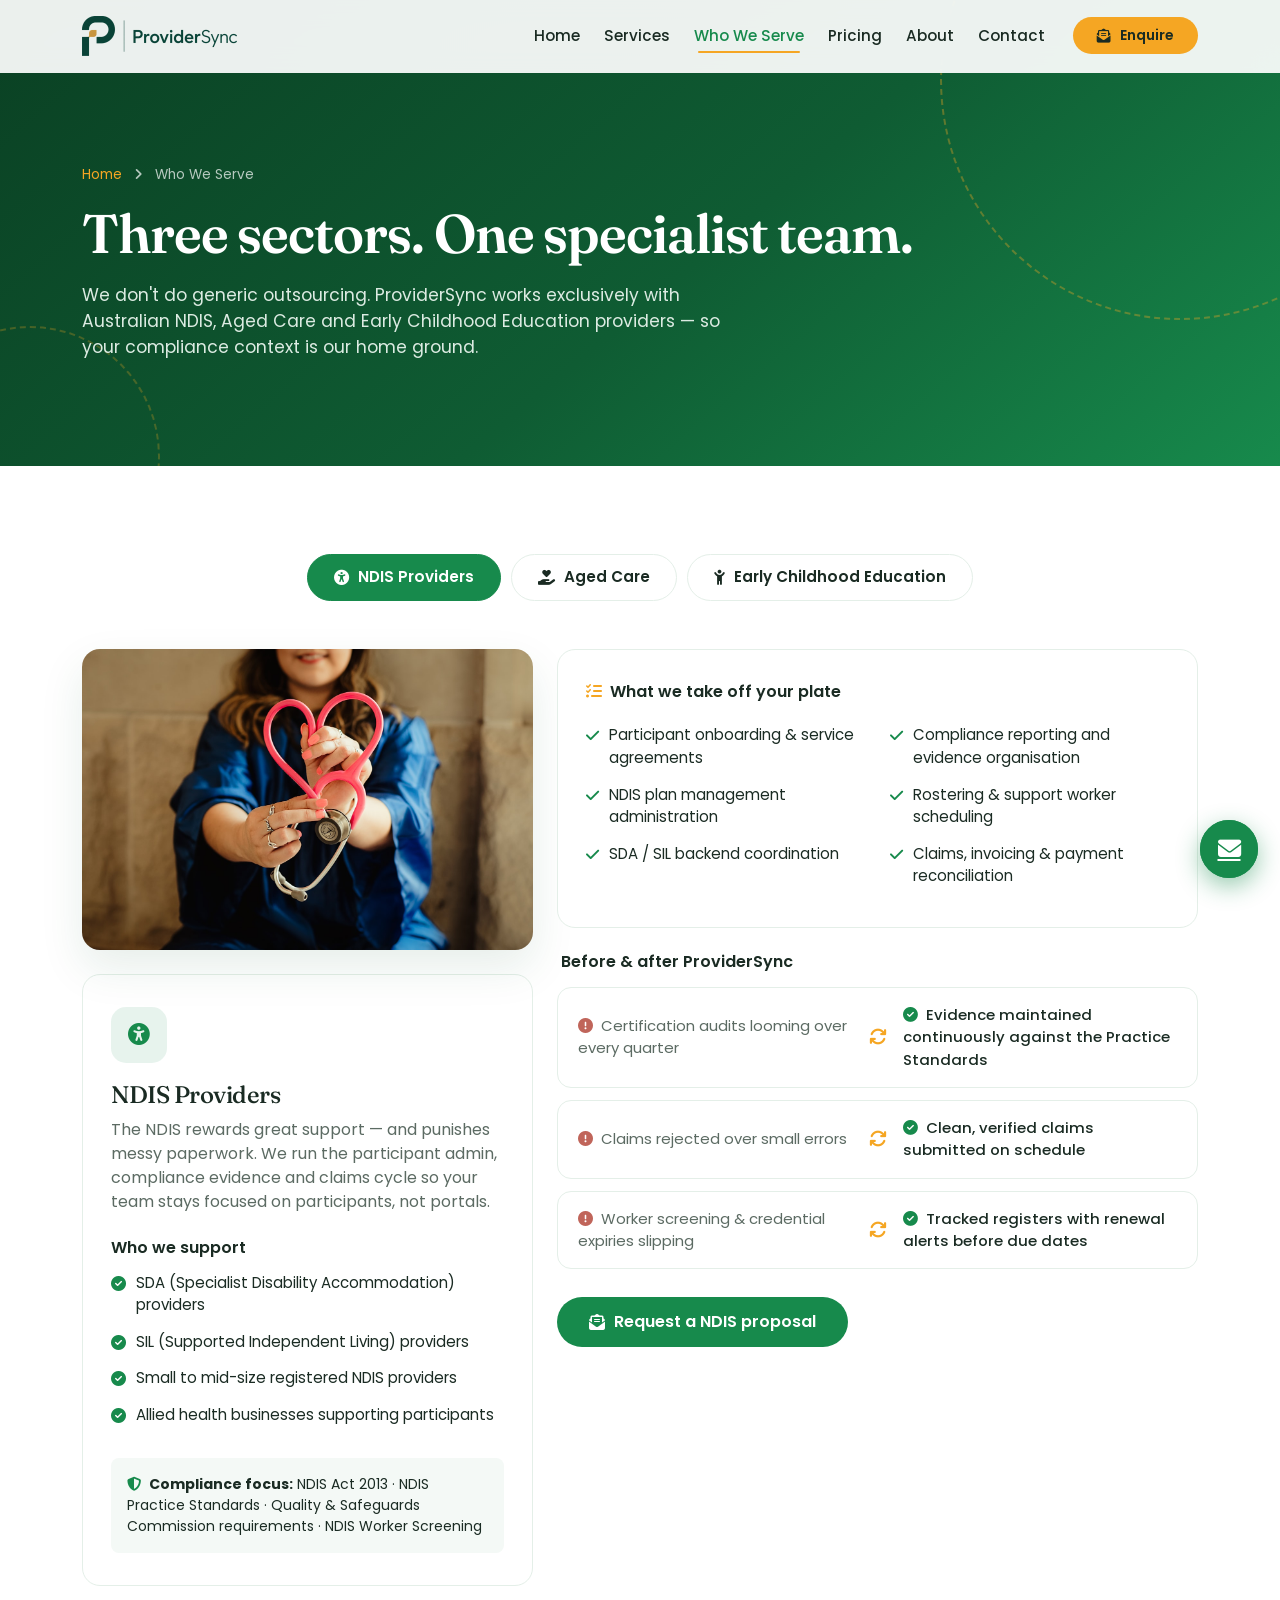
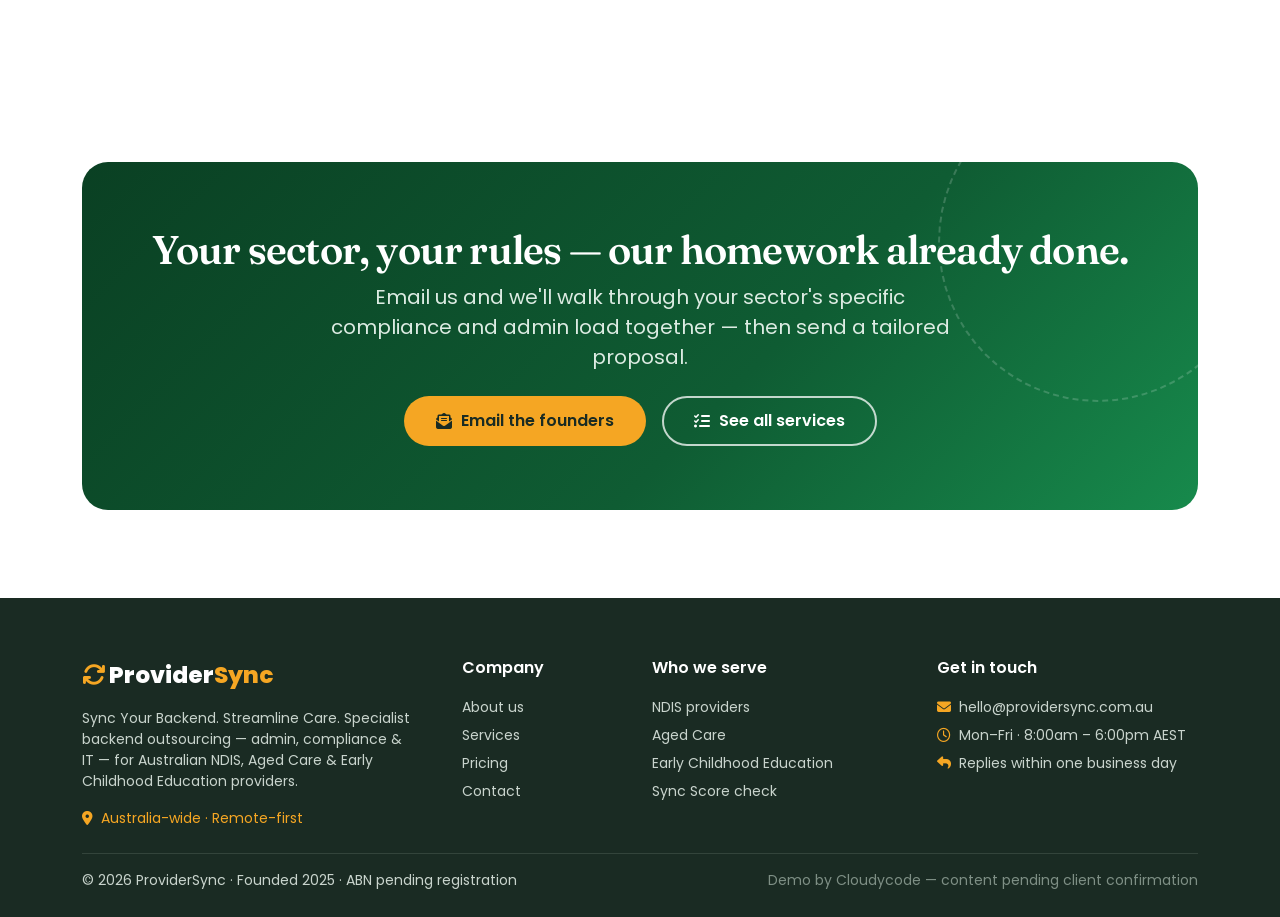
<file: sectors.html>
<!DOCTYPE html>
<html lang="en">
<head>
  <meta charset="UTF-8" />
  <meta name="viewport" content="width=device-width, initial-scale=1.0" />
  <title>Who We Serve — NDIS, Aged Care & ECE Providers | ProviderSync</title>
  <meta name="description" content="ProviderSync supports Australian NDIS providers (SDA, SIL), residential and home aged care services, and early childhood education & early intervention providers." />
  <link rel="icon" href="assets/img/favicon.png" type="image/png" />
  <link href="https://cdn.jsdelivr.net/npm/bootstrap@5.3.3/dist/css/bootstrap.min.css" rel="stylesheet" />
  <link href="https://cdnjs.cloudflare.com/ajax/libs/font-awesome/6.5.2/css/all.min.css" rel="stylesheet" />
  <link rel="preconnect" href="https://fonts.googleapis.com" />
  <link rel="preconnect" href="https://fonts.gstatic.com" crossorigin />
  <link href="https://fonts.googleapis.com/css2?family=Fraunces:opsz,wght@9..144,500;9..144,600;9..144,700&family=Poppins:wght@300;400;500;600;700;800&display=swap" rel="stylesheet" />
  <link rel="stylesheet" href="assets/style.css?v=3" />
</head>
<body data-page="sectors">
  <div id="siteHeader"></div>

  <!-- PAGE HERO -->
  <header class="page-hero">
    <div class="sync-rings r1"></div>
    <div class="sync-rings r3"></div>
    <div class="container position-relative" style="z-index:2">
      <nav class="breadcrumb-ps mb-3" aria-label="Breadcrumb"><a href="index.html">Home</a> <i class="fa-solid fa-angle-right mx-2"></i> Who We Serve</nav>
      <h1 class="text-white">Three sectors. One specialist team.</h1>
      <p class="page-lead mt-3">We don't do generic outsourcing. ProviderSync works exclusively with Australian NDIS, Aged Care and Early Childhood Education providers — so your compliance context is our home ground.</p>
    </div>
  </header>

  <!-- SECTOR TABS -->
  <section class="section">
    <div class="container">
      <div class="ps-tabs mb-5 reveal" id="sectorTabs" role="tablist"></div>
      <div id="sectorPanes"></div>
    </div>
  </section>

  <!-- CTA -->
  <section class="section">
    <div class="container">
      <div class="cta-band text-center reveal">
        <div class="sync-rings r2"></div>
        <div class="position-relative" style="z-index:2">
          <h2 class="text-white">Your sector, your rules — our homework already done.</h2>
          <p class="lead-soft fs-5 mx-auto mt-2" style="max-width:620px">Email us and we'll walk through your sector's specific compliance and admin load together — then send a tailored proposal.</p>
          <div class="mt-4 d-flex flex-wrap gap-3 justify-content-center">
            <a href="contact.html" class="btn btn-ps"><i class="fa-solid fa-envelope-open-text"></i>Email the founders</a>
            <a href="services.html" class="btn btn-ghost"><i class="fa-solid fa-list-check"></i>See all services</a>
          </div>
        </div>
      </div>
    </div>
  </section>

  <div id="siteFooter"></div>
  <script src="https://cdn.jsdelivr.net/npm/bootstrap@5.3.3/dist/js/bootstrap.bundle.min.js"></script>
  <script src="assets/data.js?v=3"></script>
  <script src="assets/main.js?v=3"></script>
</body>
</html>
</file>
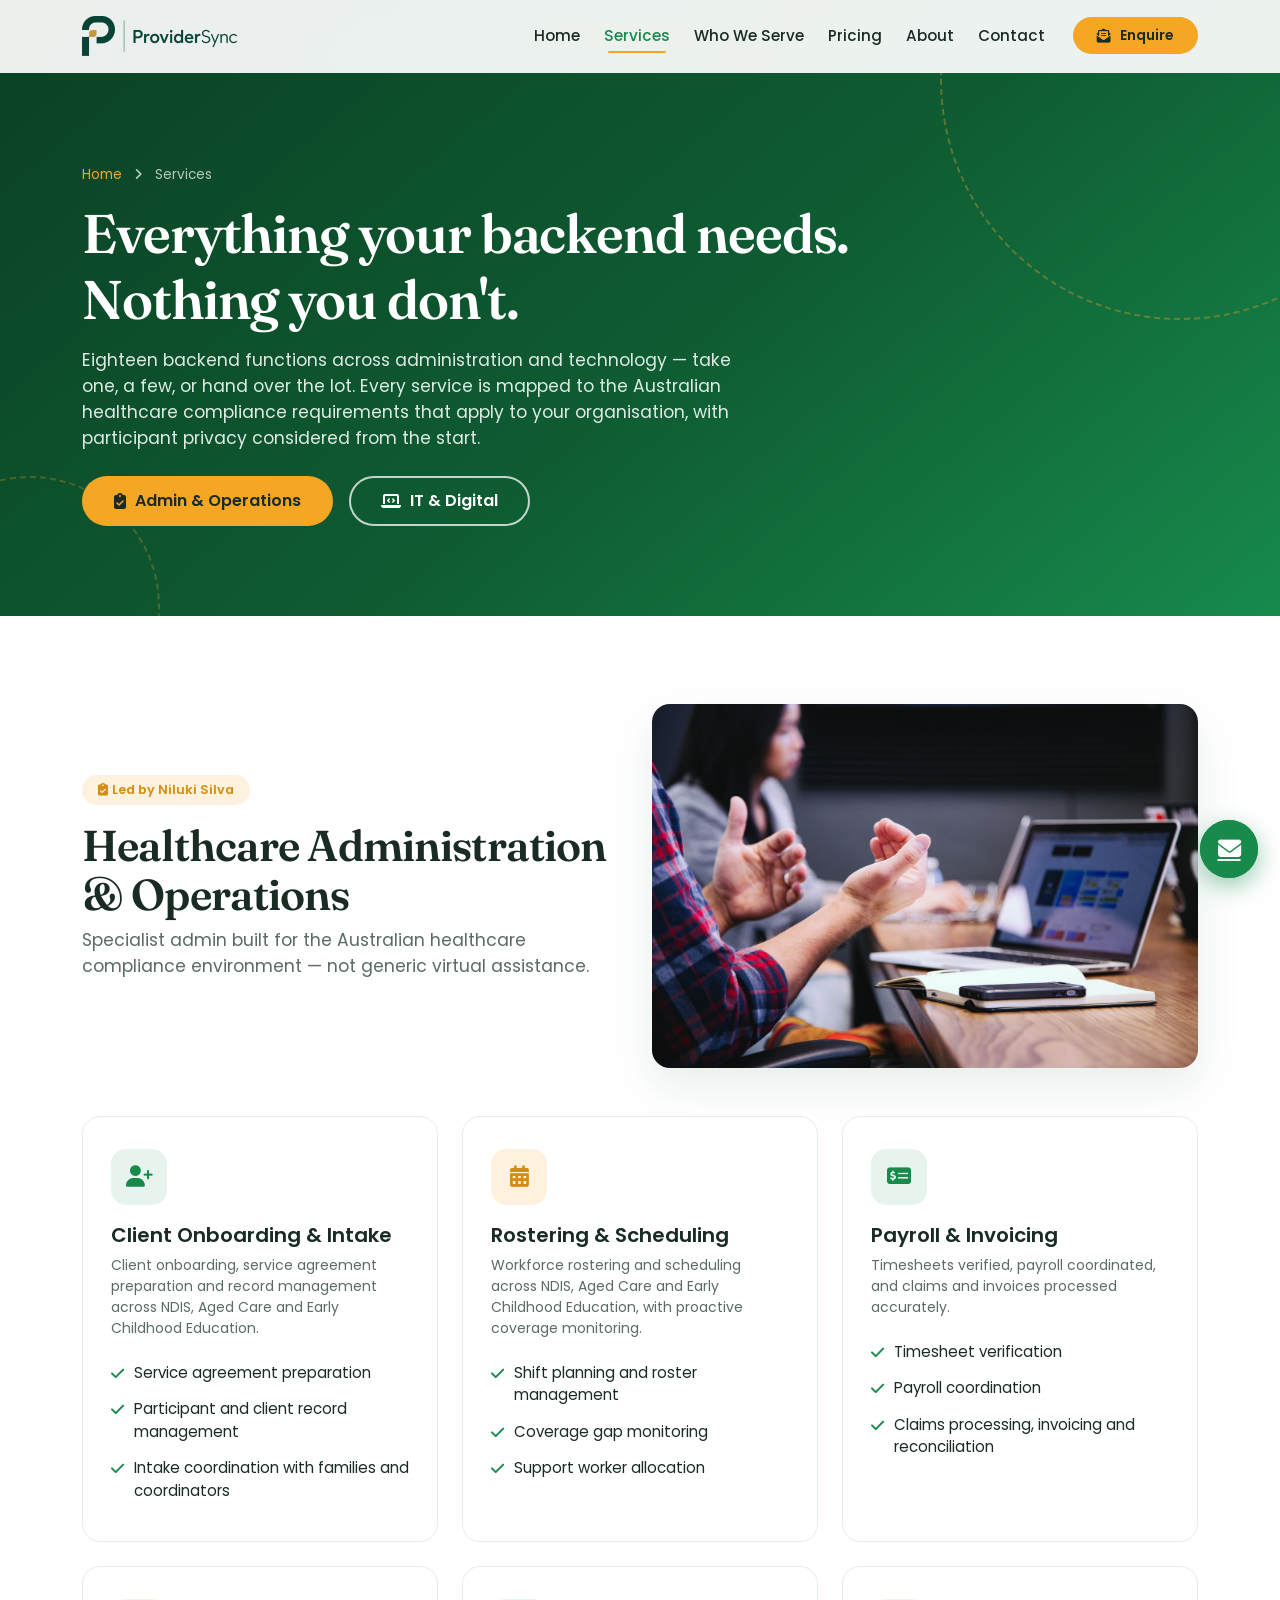
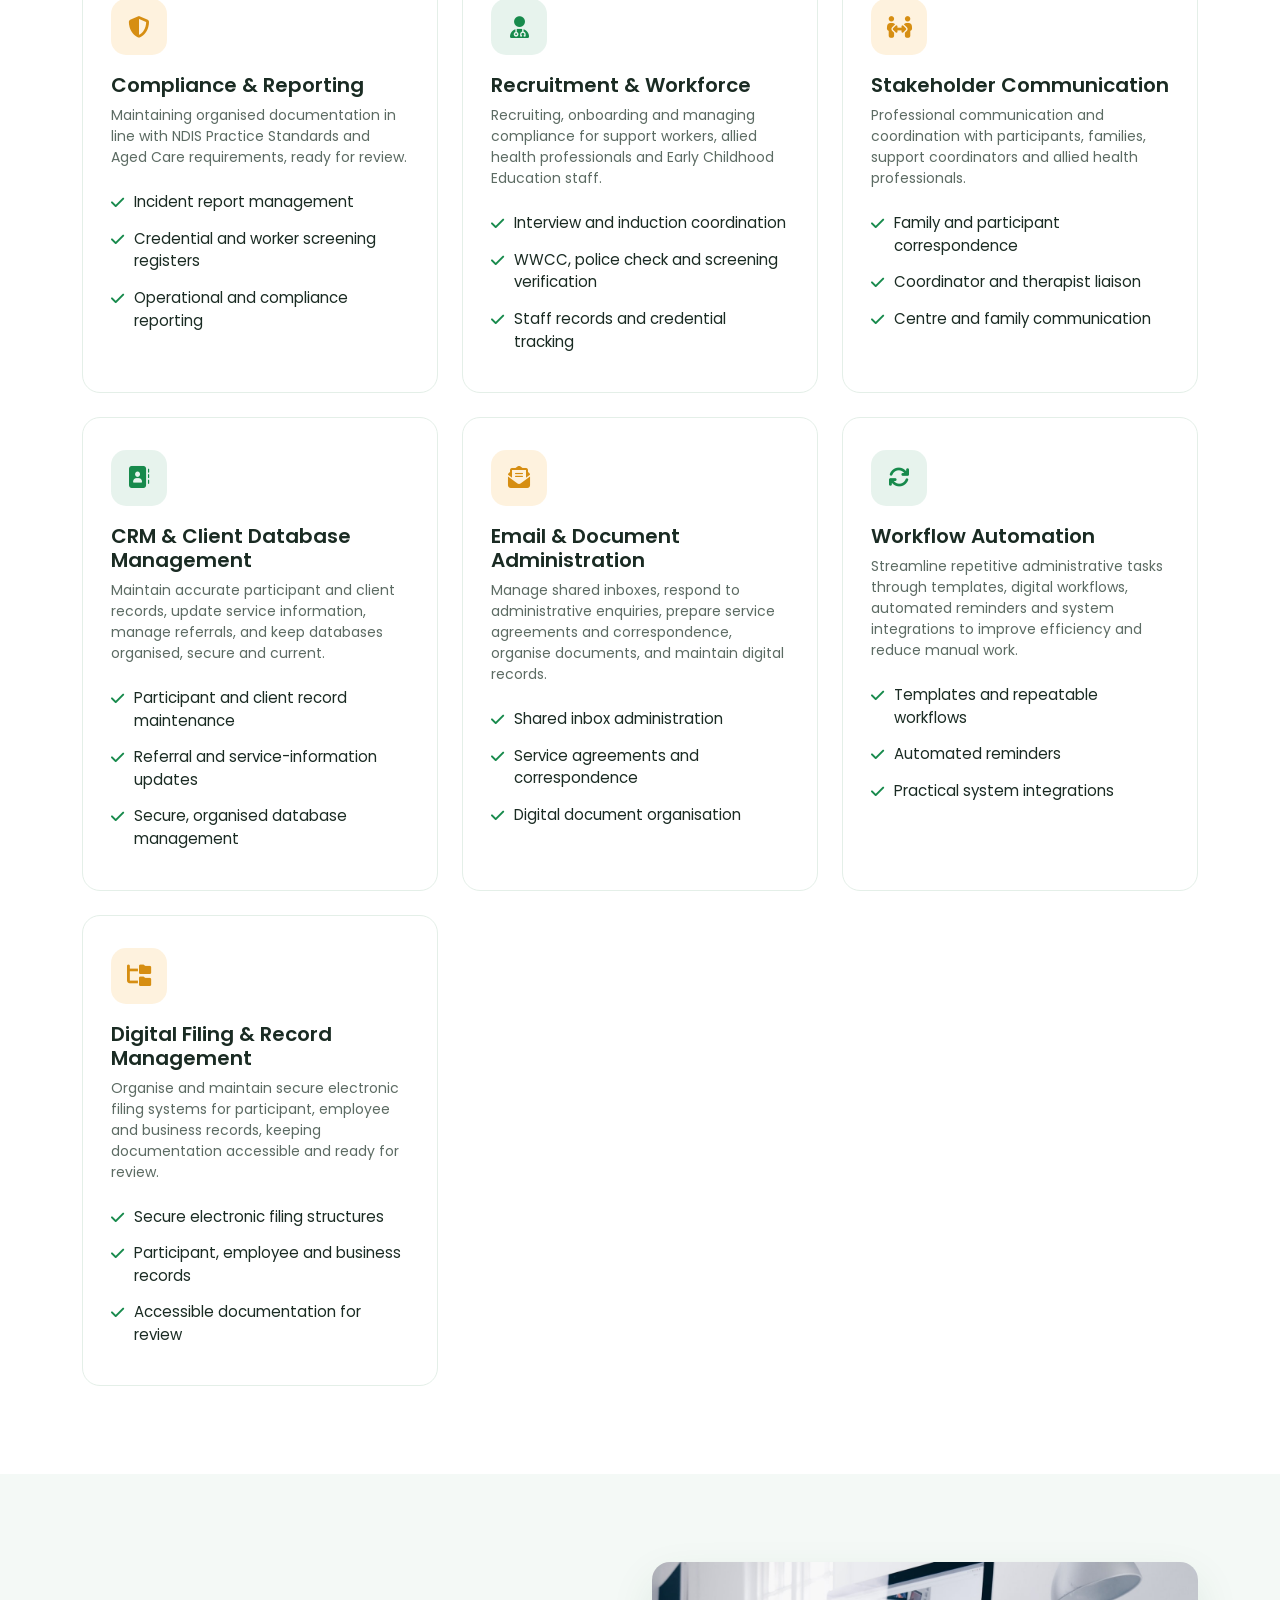
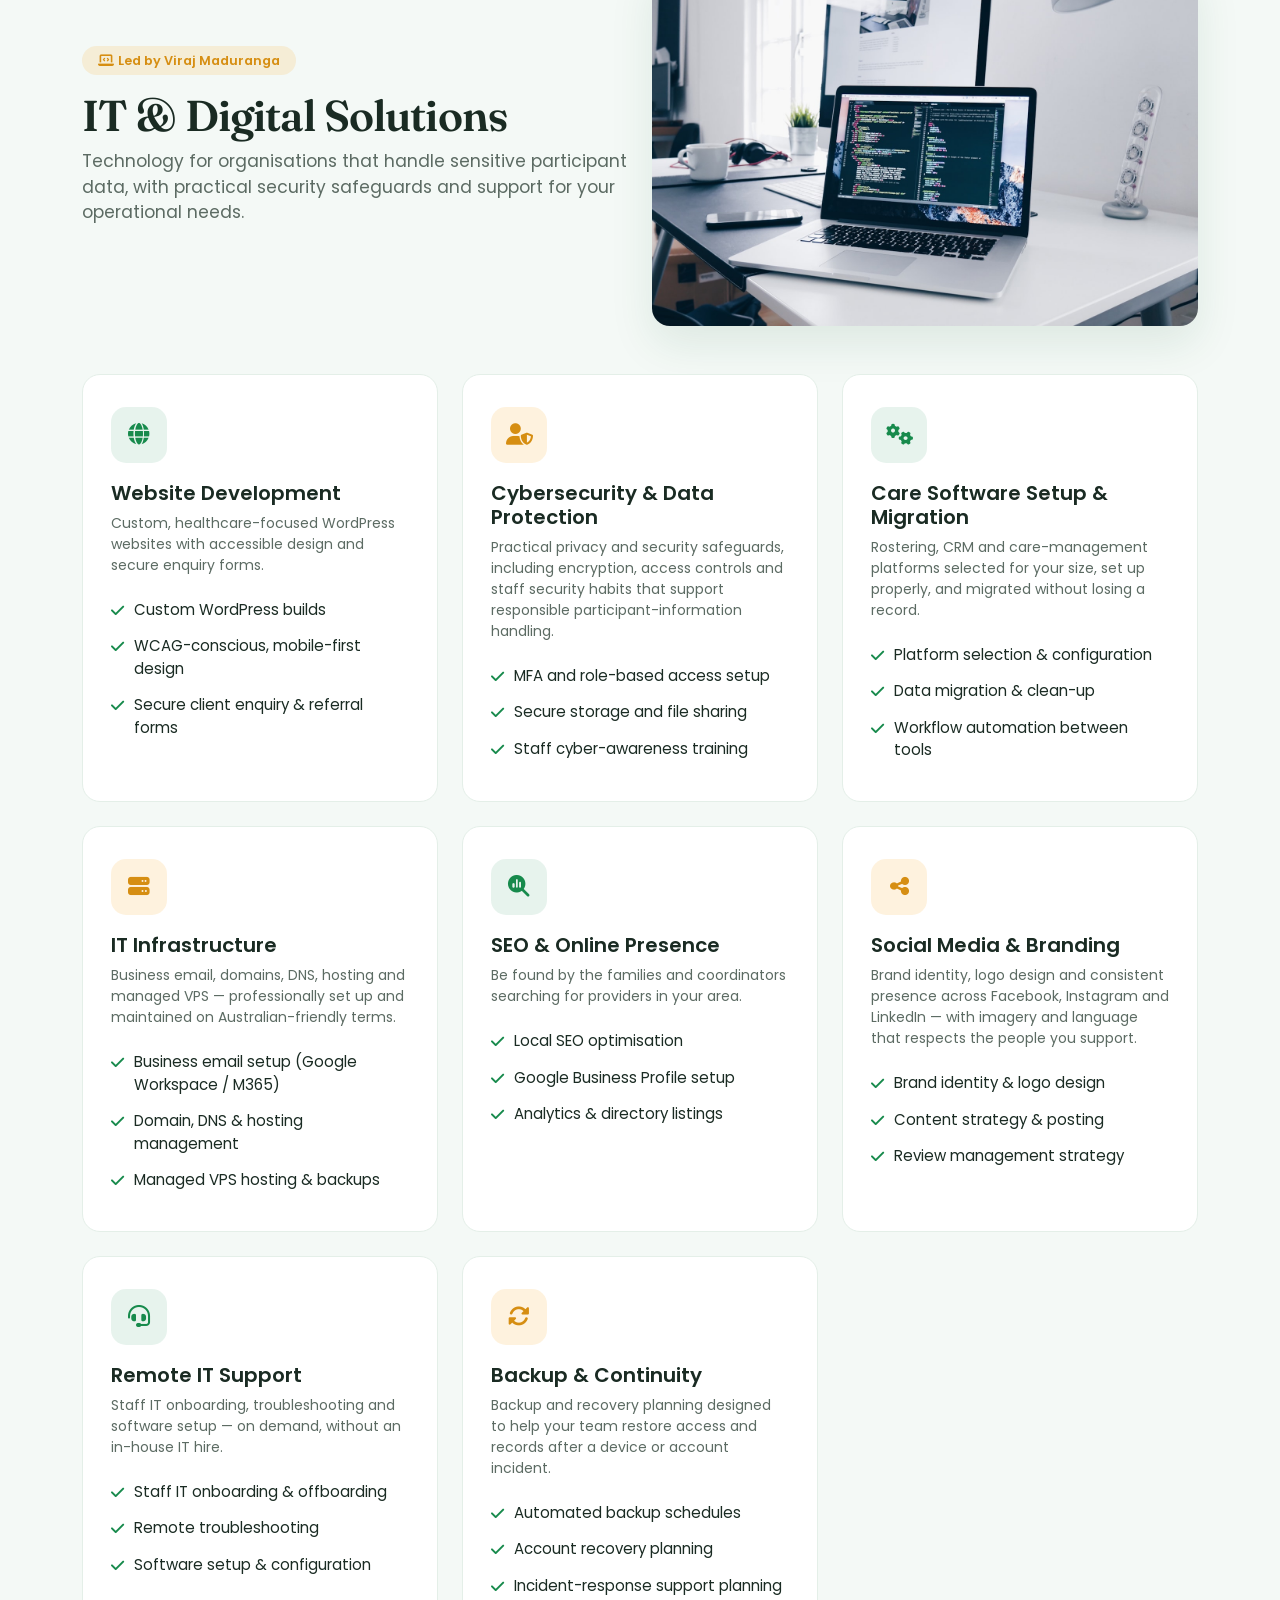
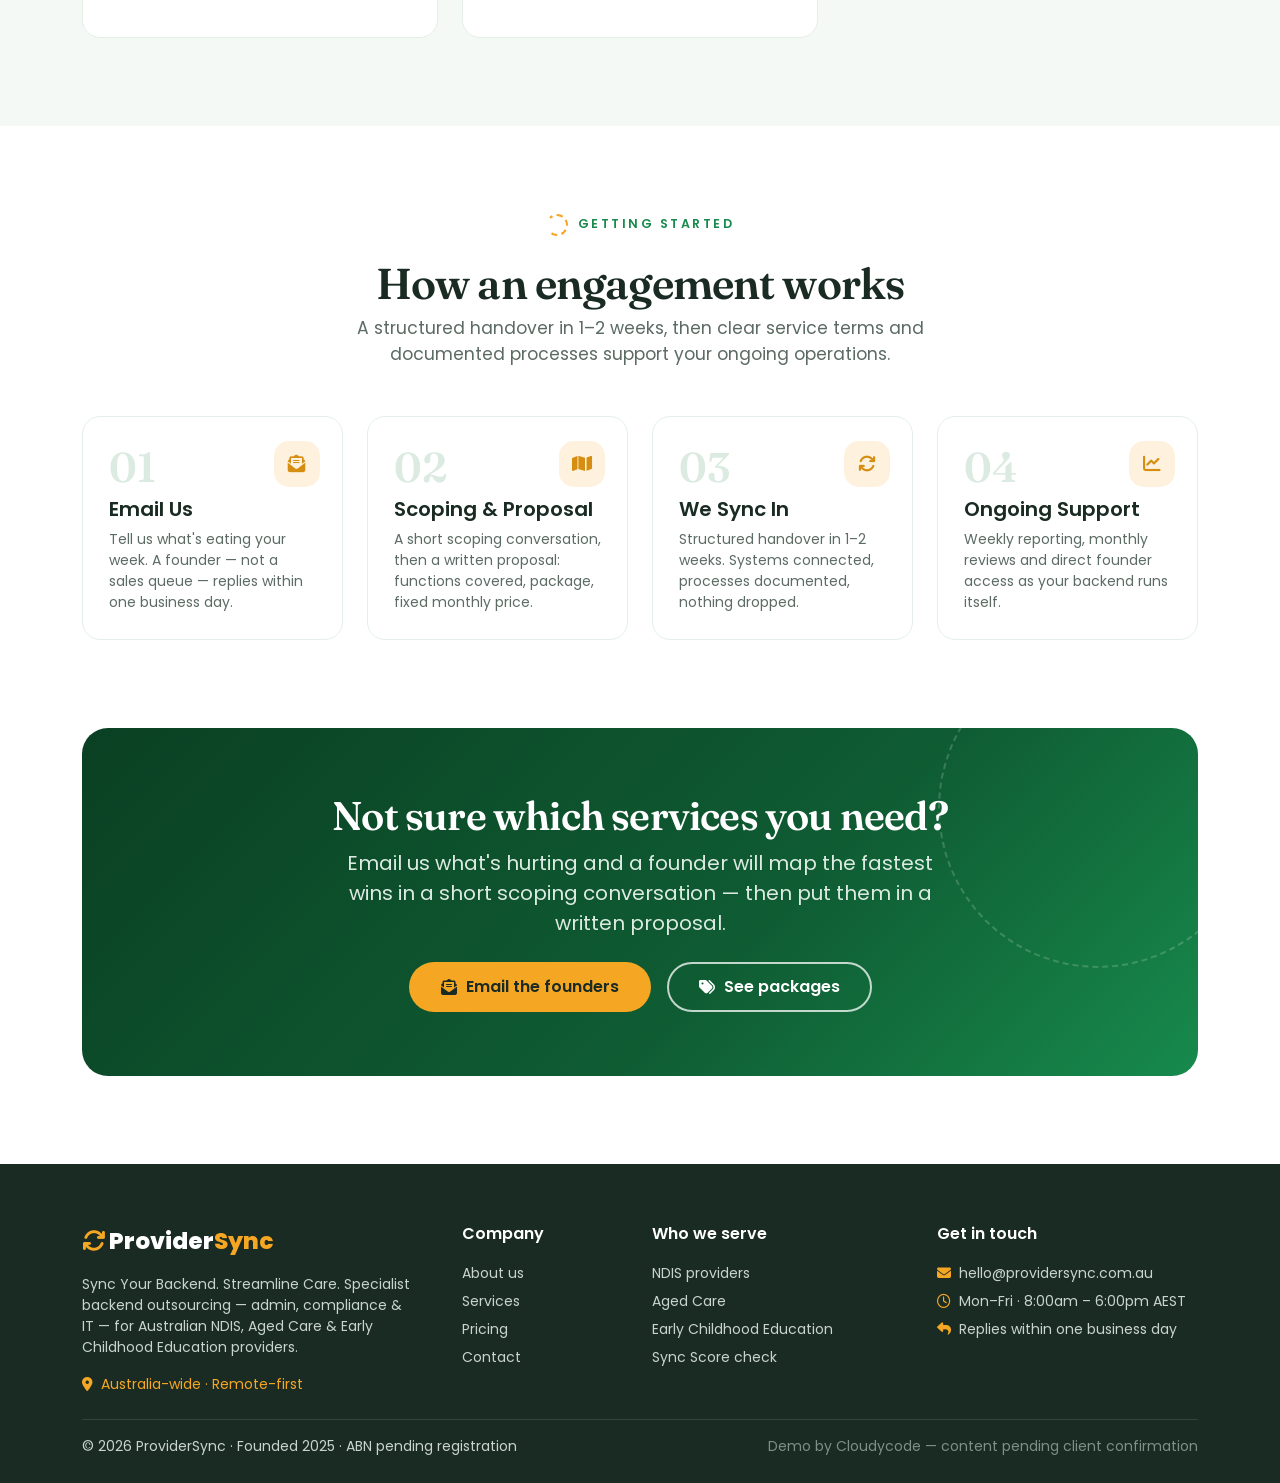
<file: services.html>
<!DOCTYPE html>
<html lang="en">
<head>
  <meta charset="UTF-8" />
  <meta name="viewport" content="width=device-width, initial-scale=1.0" />
  <title>Services — Healthcare Admin & IT Support | ProviderSync</title>
  <meta name="description" content="ProviderSync services: NDIS onboarding, rostering, payroll, compliance reporting, WordPress websites, business email, SEO and remote IT support for Australian healthcare providers." />
  <link rel="icon" href="assets/img/favicon.png" type="image/png" />
  <link href="https://cdn.jsdelivr.net/npm/bootstrap@5.3.3/dist/css/bootstrap.min.css" rel="stylesheet" />
  <link href="https://cdnjs.cloudflare.com/ajax/libs/font-awesome/6.5.2/css/all.min.css" rel="stylesheet" />
  <link rel="preconnect" href="https://fonts.googleapis.com" />
  <link rel="preconnect" href="https://fonts.gstatic.com" crossorigin />
  <link href="https://fonts.googleapis.com/css2?family=Fraunces:opsz,wght@9..144,500;9..144,600;9..144,700&family=Poppins:wght@300;400;500;600;700;800&display=swap" rel="stylesheet" />
  <link rel="stylesheet" href="assets/style.css?v=3" />
</head>
<body data-page="services">
  <div id="siteHeader"></div>

  <!-- PAGE HERO -->
  <header class="page-hero">
    <div class="sync-rings r1"></div>
    <div class="sync-rings r3"></div>
    <div class="container position-relative" style="z-index:2">
      <nav class="breadcrumb-ps mb-3" aria-label="Breadcrumb"><a href="index.html">Home</a> <i class="fa-solid fa-angle-right mx-2"></i> Services</nav>
      <h1 class="text-white">Everything your backend needs.<br>Nothing you don't.</h1>
      <p class="page-lead mt-3">Eighteen backend functions across administration and technology — take one, a few, or hand over the lot. Every service is mapped to the Australian healthcare compliance requirements that apply to your organisation, with participant privacy considered from the start.</p>
      <div class="mt-4 d-flex flex-wrap gap-3">
        <a href="#admin" class="btn btn-ps"><i class="fa-solid fa-clipboard-check"></i>Admin &amp; Operations</a>
        <a href="#it" class="btn btn-ghost"><i class="fa-solid fa-laptop-code"></i>IT &amp; Digital</a>
      </div>
    </div>
  </header>

  <!-- SERVICE GROUPS (rendered from data.js) -->
  <div id="serviceGroups"></div>

  <!-- ENGAGEMENT PROCESS -->
  <section class="section">
    <div class="container">
      <div class="text-center mb-5 reveal">
        <span class="eyebrow">Getting started</span>
        <h2 class="section-title mt-3">How an engagement works</h2>
        <p class="page-lead mx-auto">A structured handover in 1–2 weeks, then clear service terms and documented processes support your ongoing operations.</p>
      </div>
      <div class="row g-4" id="processGrid"></div>
    </div>
  </section>

  <!-- CTA -->
  <section class="section pt-0">
    <div class="container">
      <div class="cta-band text-center reveal">
        <div class="sync-rings r2"></div>
        <div class="position-relative" style="z-index:2">
          <h2 class="text-white">Not sure which services you need?</h2>
          <p class="lead-soft fs-5 mx-auto mt-2" style="max-width:600px">Email us what's hurting and a founder will map the fastest wins in a short scoping conversation — then put them in a written proposal.</p>
          <div class="mt-4 d-flex flex-wrap gap-3 justify-content-center">
            <a href="contact.html" class="btn btn-ps"><i class="fa-solid fa-envelope-open-text"></i>Email the founders</a>
            <a href="pricing.html" class="btn btn-ghost"><i class="fa-solid fa-tags"></i>See packages</a>
          </div>
        </div>
      </div>
    </div>
  </section>

  <div id="siteFooter"></div>
  <script src="https://cdn.jsdelivr.net/npm/bootstrap@5.3.3/dist/js/bootstrap.bundle.min.js"></script>
  <script src="assets/data.js?v=3"></script>
  <script src="assets/main.js?v=3"></script>
</body>
</html>
</file>
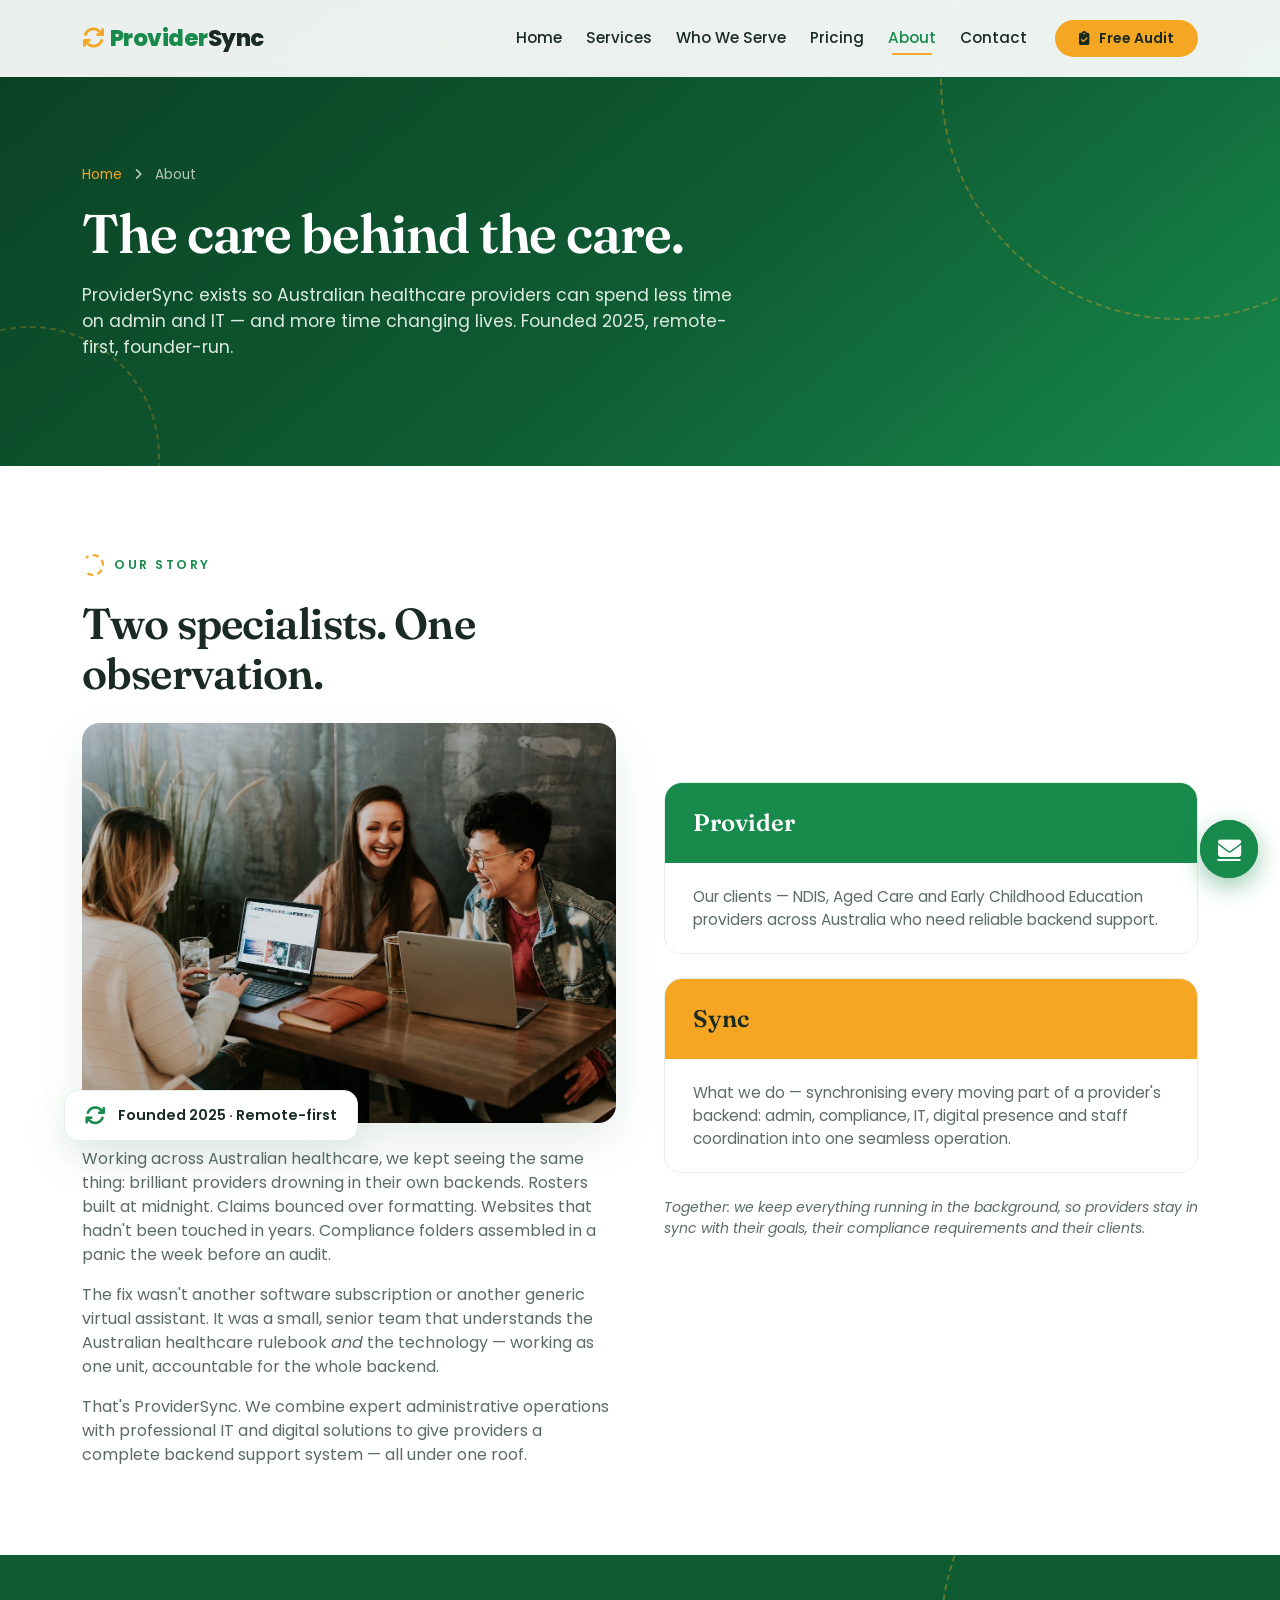
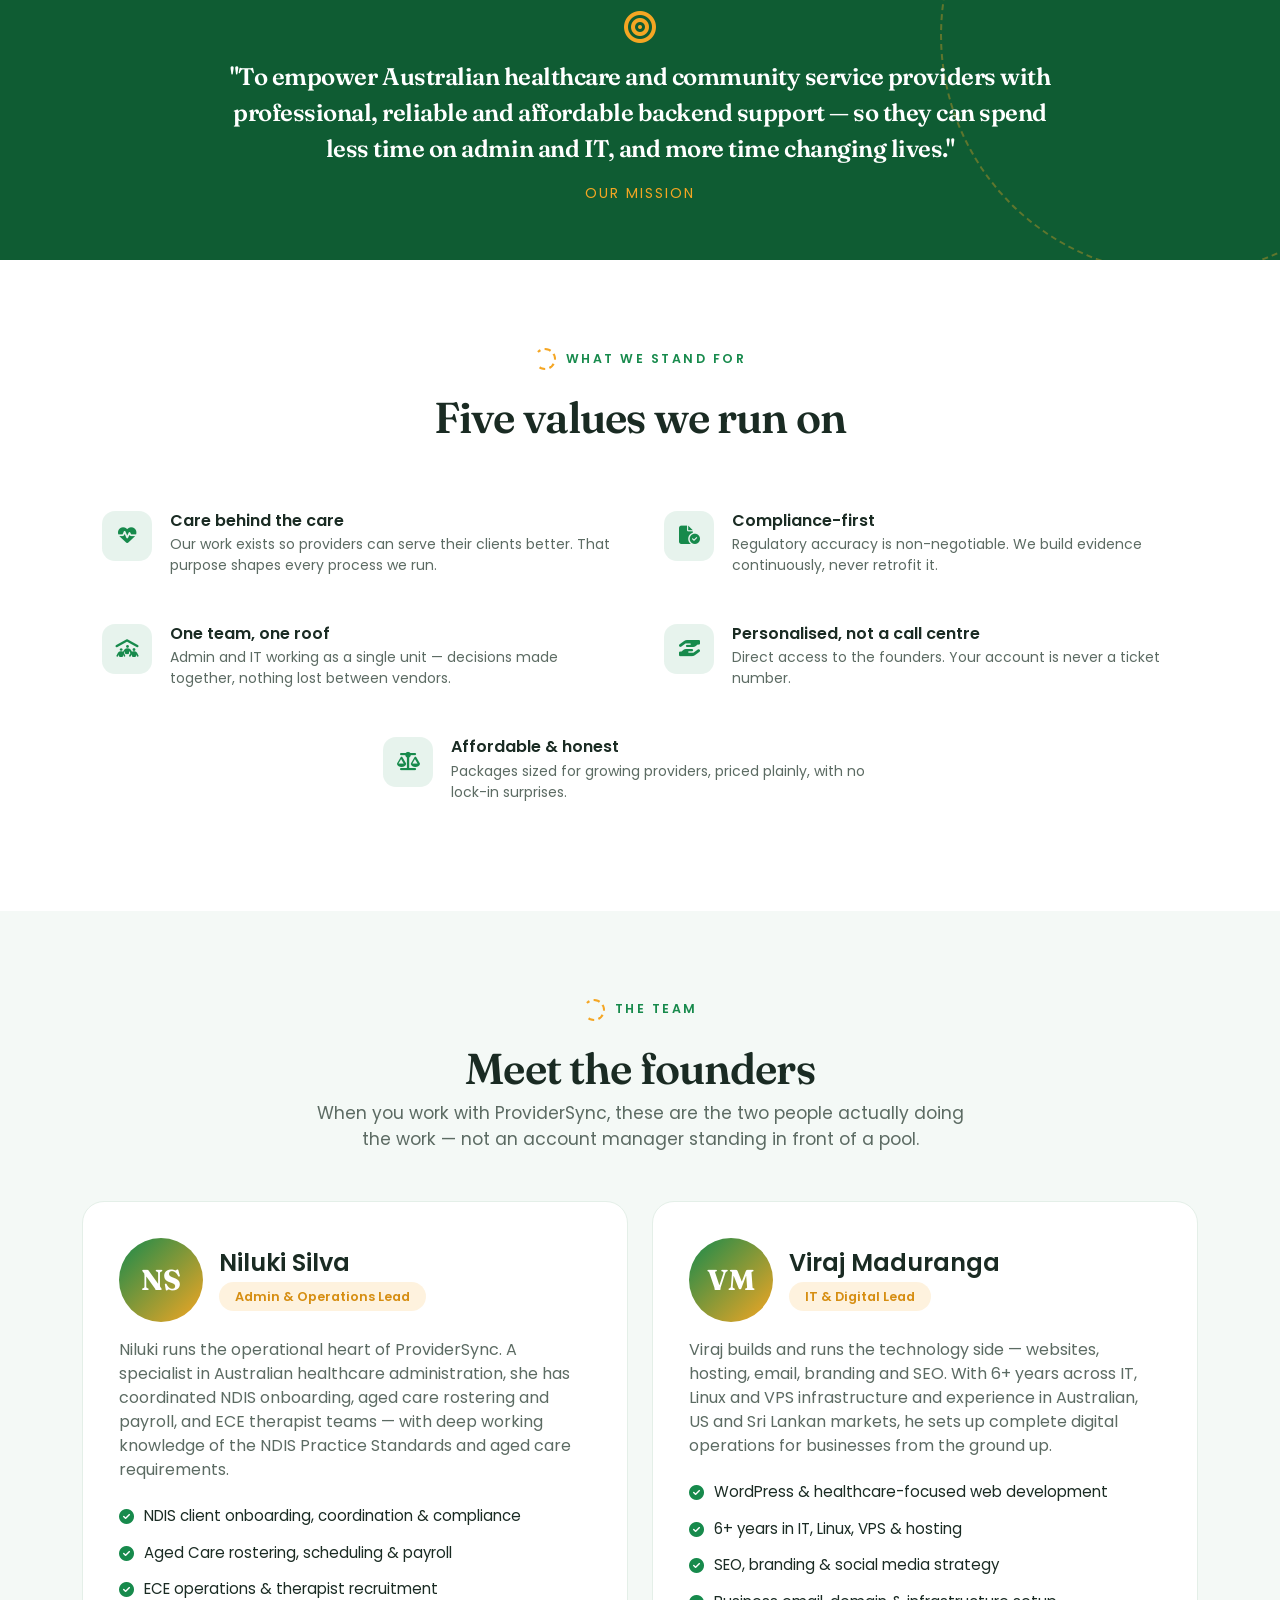
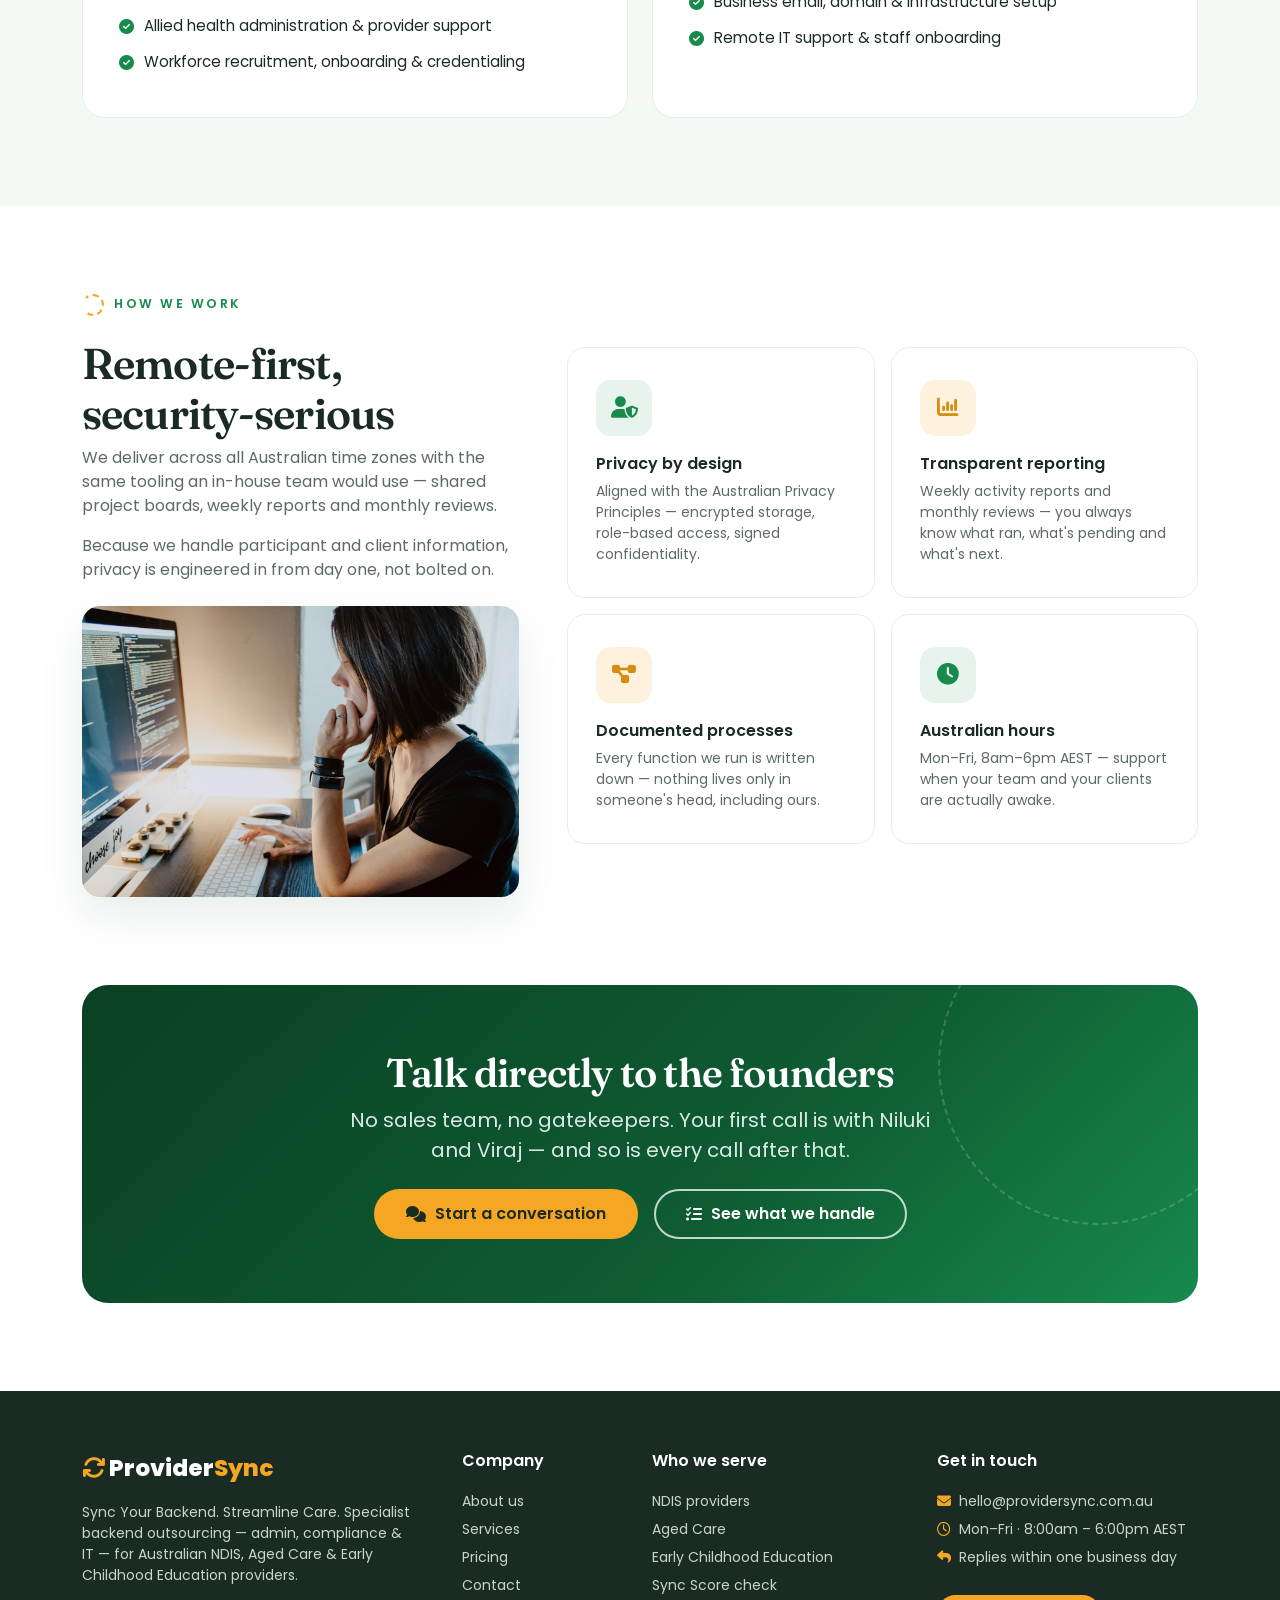
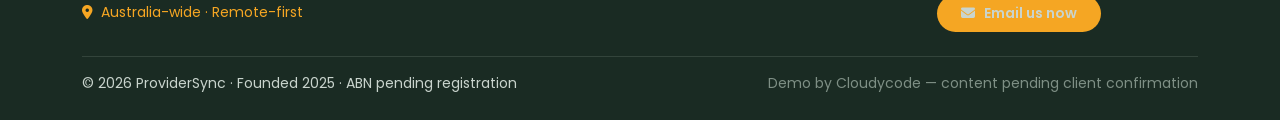
<file: demo/about.html>
<!DOCTYPE html>
<html lang="en">
<head>
  <meta charset="UTF-8" />
  <meta name="viewport" content="width=device-width, initial-scale=1.0" />
  <title>About Us — The Team Behind ProviderSync</title>
  <meta name="description" content="ProviderSync was founded in 2025 by Niluki Silva (healthcare admin & operations) and Viraj Maduranga (IT & digital) to give Australian healthcare providers one complete backend team." />
  <link href="https://cdn.jsdelivr.net/npm/bootstrap@5.3.3/dist/css/bootstrap.min.css" rel="stylesheet" />
  <link href="https://cdnjs.cloudflare.com/ajax/libs/font-awesome/6.5.2/css/all.min.css" rel="stylesheet" />
  <link rel="preconnect" href="https://fonts.googleapis.com" />
  <link rel="preconnect" href="https://fonts.gstatic.com" crossorigin />
  <link href="https://fonts.googleapis.com/css2?family=Fraunces:opsz,wght@9..144,500;9..144,600;9..144,700&family=Poppins:wght@300;400;500;600;700;800&display=swap" rel="stylesheet" />
  <link rel="stylesheet" href="assets/style.css" />
</head>
<body data-page="about">
  <div id="siteHeader"></div>

  <!-- PAGE HERO -->
  <header class="page-hero">
    <div class="sync-rings r1"></div>
    <div class="sync-rings r3"></div>
    <div class="container position-relative" style="z-index:2">
      <nav class="breadcrumb-ps mb-3" aria-label="Breadcrumb"><a href="index.html">Home</a> <i class="fa-solid fa-angle-right mx-2"></i> About</nav>
      <h1 class="text-white">The care behind the care.</h1>
      <p class="page-lead mt-3">ProviderSync exists so Australian healthcare providers can spend less time on admin and IT — and more time changing lives. Founded 2025, remote-first, founder-run.</p>
    </div>
  </header>

  <!-- STORY + NAME -->
  <section class="section">
    <div class="container">
      <div class="row g-5 align-items-center">
        <div class="col-lg-6 reveal">
          <span class="eyebrow">Our story</span>
          <h2 class="section-title mt-3">Two specialists. One observation.</h2>
          <div class="photo-stack my-4">
            <img src="assets/img/team-laptops.jpg" alt="The ProviderSync team collaborating remotely" class="img-fluid photo-frame tall" />
            <div class="badge-card"><i class="fa-solid fa-arrows-rotate"></i>Founded 2025 · Remote-first</div>
          </div>
          <p class="text-muted-ps mt-3">Working across Australian healthcare, we kept seeing the same thing: brilliant providers drowning in their own backends. Rosters built at midnight. Claims bounced over formatting. Websites that hadn't been touched in years. Compliance folders assembled in a panic the week before an audit.</p>
          <p class="text-muted-ps">The fix wasn't another software subscription or another generic virtual assistant. It was a small, senior team that understands the Australian healthcare rulebook <em>and</em> the technology — working as one unit, accountable for the whole backend.</p>
          <p class="text-muted-ps mb-0">That's ProviderSync. We combine expert administrative operations with professional IT and digital solutions to give providers a complete backend support system — all under one roof.</p>
        </div>
        <div class="col-lg-6">
          <div class="reveal reveal-d1 mb-4">
            <div class="meaning-block">
              <div class="word" style="background:var(--green)">Provider</div>
              <div class="expl">Our clients — NDIS, Aged Care and Early Childhood Education providers across Australia who need reliable backend support.</div>
            </div>
          </div>
          <div class="reveal reveal-d2 mb-4">
            <div class="meaning-block">
              <div class="word" style="background:var(--amber); color:var(--ink)">Sync</div>
              <div class="expl">What we do — synchronising every moving part of a provider's backend: admin, compliance, IT, digital presence and staff coordination into one seamless operation.</div>
            </div>
          </div>
          <p class="reveal reveal-d3 small text-muted-ps fst-italic mb-0">Together: we keep everything running in the background, so providers stay in sync with their goals, their compliance requirements and their clients.</p>
        </div>
      </div>
    </div>
  </section>

  <!-- MISSION -->
  <section class="section-sm bg-deep text-center" style="position:relative; overflow:hidden">
    <div class="sync-rings r1"></div>
    <div class="container position-relative" style="z-index:2">
      <div class="row justify-content-center">
        <div class="col-lg-9 reveal">
          <i class="fa-solid fa-bullseye text-amber fs-2 mb-3"></i>
          <p class="text-white fs-4 display-font mb-0" style="line-height:1.5">"To empower Australian healthcare and community service providers with professional, reliable and affordable backend support — so they can spend less time on admin and IT, and more time changing lives."</p>
          <div class="text-amber small mt-3 text-uppercase" style="letter-spacing:2px">Our mission</div>
        </div>
      </div>
    </div>
  </section>

  <!-- VALUES -->
  <section class="section">
    <div class="container">
      <div class="text-center mb-5 reveal">
        <span class="eyebrow">What we stand for</span>
        <h2 class="section-title mt-3">Five values we run on</h2>
      </div>
      <div class="row g-2 justify-content-center" id="valuesGrid"></div>
    </div>
  </section>

  <!-- FOUNDERS -->
  <section class="section bg-mist">
    <div class="container">
      <div class="text-center mb-5 reveal">
        <span class="eyebrow">The team</span>
        <h2 class="section-title mt-3">Meet the founders</h2>
        <p class="page-lead mx-auto">When you work with ProviderSync, these are the two people actually doing the work — not an account manager standing in front of a pool.</p>
      </div>
      <div class="row g-4" id="founderGrid"></div>
    </div>
  </section>

  <!-- HOW WE WORK -->
  <section class="section">
    <div class="container">
      <div class="row g-5 align-items-center">
        <div class="col-lg-5 reveal">
          <span class="eyebrow">How we work</span>
          <h2 class="section-title mt-3">Remote-first, security-serious</h2>
          <p class="text-muted-ps">We deliver across all Australian time zones with the same tooling an in-house team would use — shared project boards, weekly reports and monthly reviews.</p>
          <p class="text-muted-ps">Because we handle participant and client information, privacy is engineered in from day one, not bolted on.</p>
          <img src="assets/img/remote-work.jpg" alt="ProviderSync working remotely on a provider's systems" class="img-fluid photo-frame mt-2" />
        </div>
        <div class="col-lg-7">
          <div class="row g-3">
            <div class="col-sm-6 reveal reveal-d1">
              <div class="card-ps">
                <div class="icon-box icon-green"><i class="fa-solid fa-user-shield"></i></div>
                <h6>Privacy by design</h6>
                <p class="text-muted-ps small mb-0">Aligned with the Australian Privacy Principles — encrypted storage, role-based access, signed confidentiality.</p>
              </div>
            </div>
            <div class="col-sm-6 reveal reveal-d2">
              <div class="card-ps">
                <div class="icon-box icon-amber"><i class="fa-solid fa-chart-column"></i></div>
                <h6>Transparent reporting</h6>
                <p class="text-muted-ps small mb-0">Weekly activity reports and monthly reviews — you always know what ran, what's pending and what's next.</p>
              </div>
            </div>
            <div class="col-sm-6 reveal reveal-d1">
              <div class="card-ps">
                <div class="icon-box icon-amber"><i class="fa-solid fa-diagram-project"></i></div>
                <h6>Documented processes</h6>
                <p class="text-muted-ps small mb-0">Every function we run is written down — nothing lives only in someone's head, including ours.</p>
              </div>
            </div>
            <div class="col-sm-6 reveal reveal-d2">
              <div class="card-ps">
                <div class="icon-box icon-green"><i class="fa-solid fa-clock"></i></div>
                <h6>Australian hours</h6>
                <p class="text-muted-ps small mb-0">Mon–Fri, 8am–6pm AEST — support when your team and your clients are actually awake.</p>
              </div>
            </div>
          </div>
        </div>
      </div>
    </div>
  </section>

  <!-- CTA -->
  <section class="section pt-0">
    <div class="container">
      <div class="cta-band text-center reveal">
        <div class="sync-rings r2"></div>
        <div class="position-relative" style="z-index:2">
          <h2 class="text-white">Talk directly to the founders</h2>
          <p class="lead-soft fs-5 mx-auto mt-2" style="max-width:600px">No sales team, no gatekeepers. Your first call is with Niluki and Viraj — and so is every call after that.</p>
          <div class="mt-4 d-flex flex-wrap gap-3 justify-content-center">
            <a href="contact.html" class="btn btn-ps"><i class="fa-solid fa-comments"></i>Start a conversation</a>
            <a href="services.html" class="btn btn-ghost"><i class="fa-solid fa-list-check"></i>See what we handle</a>
          </div>
        </div>
      </div>
    </div>
  </section>

  <div id="siteFooter"></div>
  <script src="https://cdn.jsdelivr.net/npm/bootstrap@5.3.3/dist/js/bootstrap.bundle.min.js"></script>
  <script src="assets/data.js"></script>
  <script src="assets/main.js"></script>
</body>
</html>
</file>
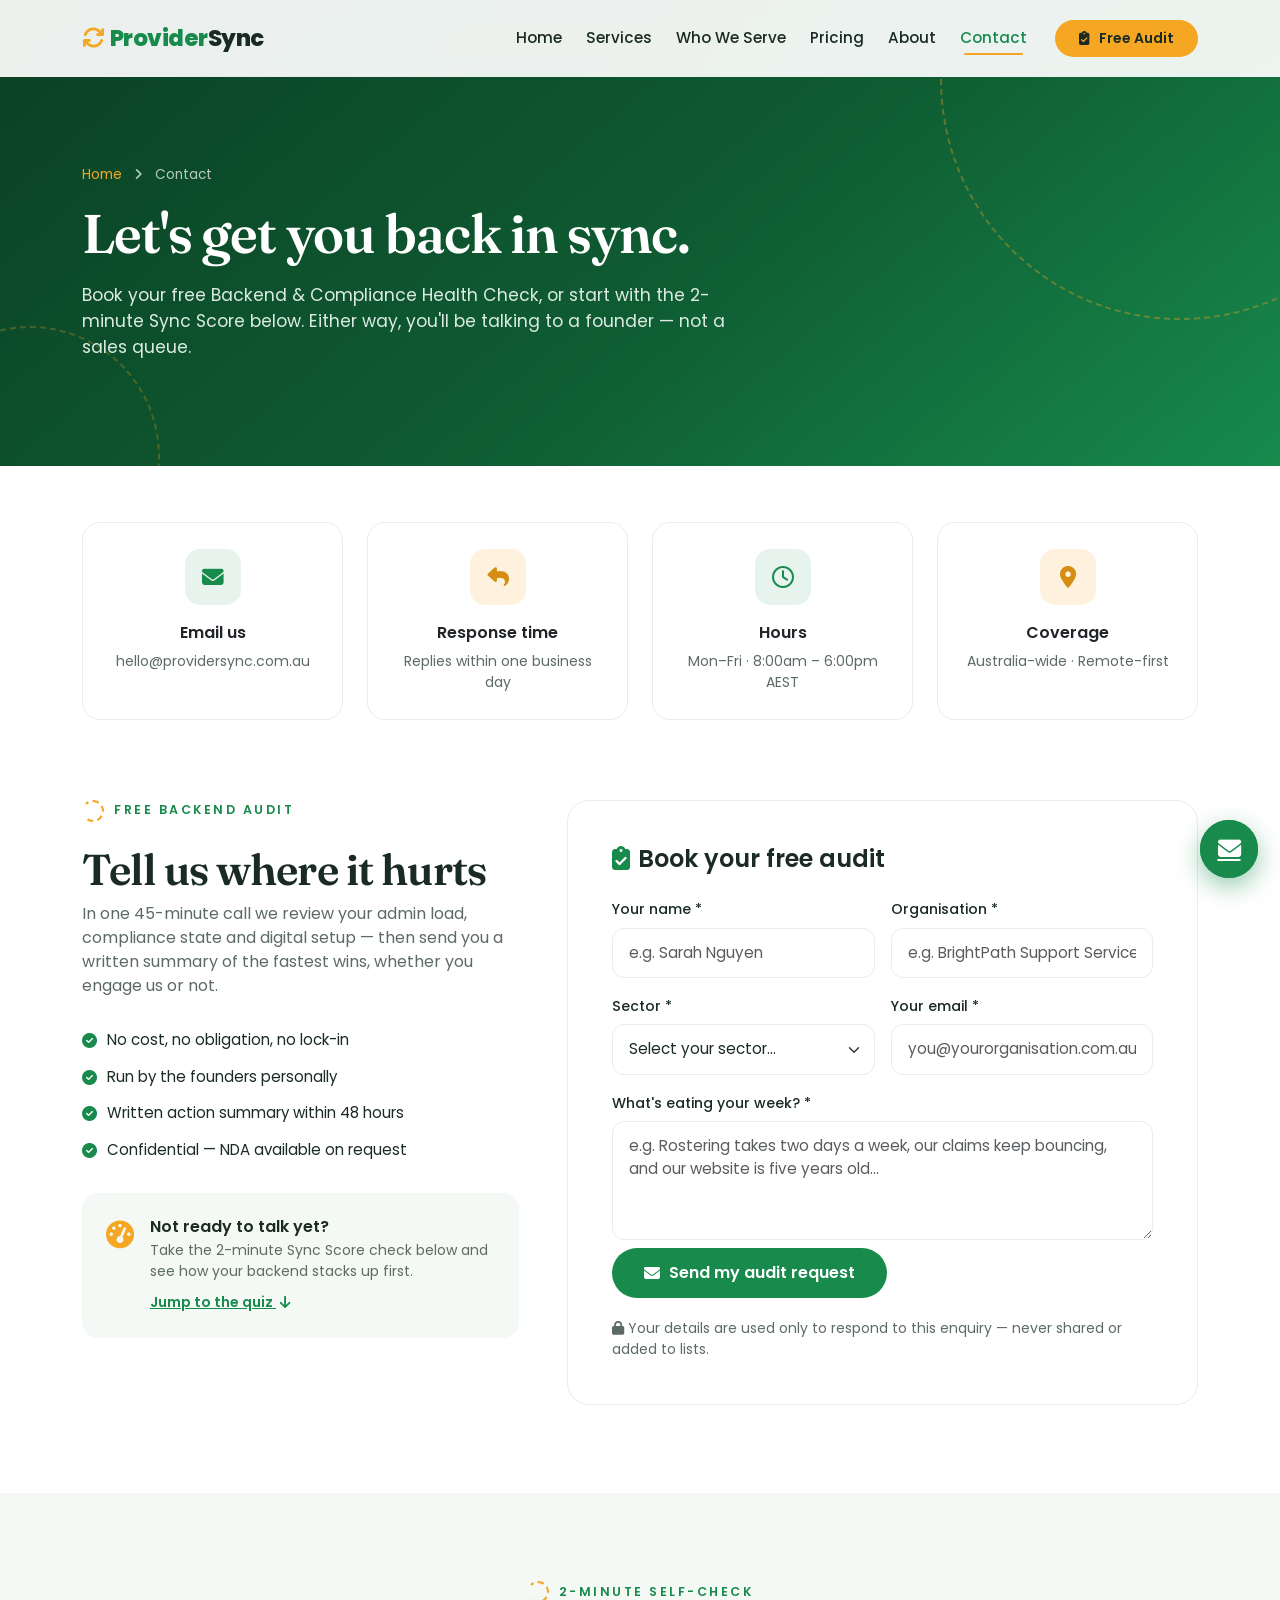
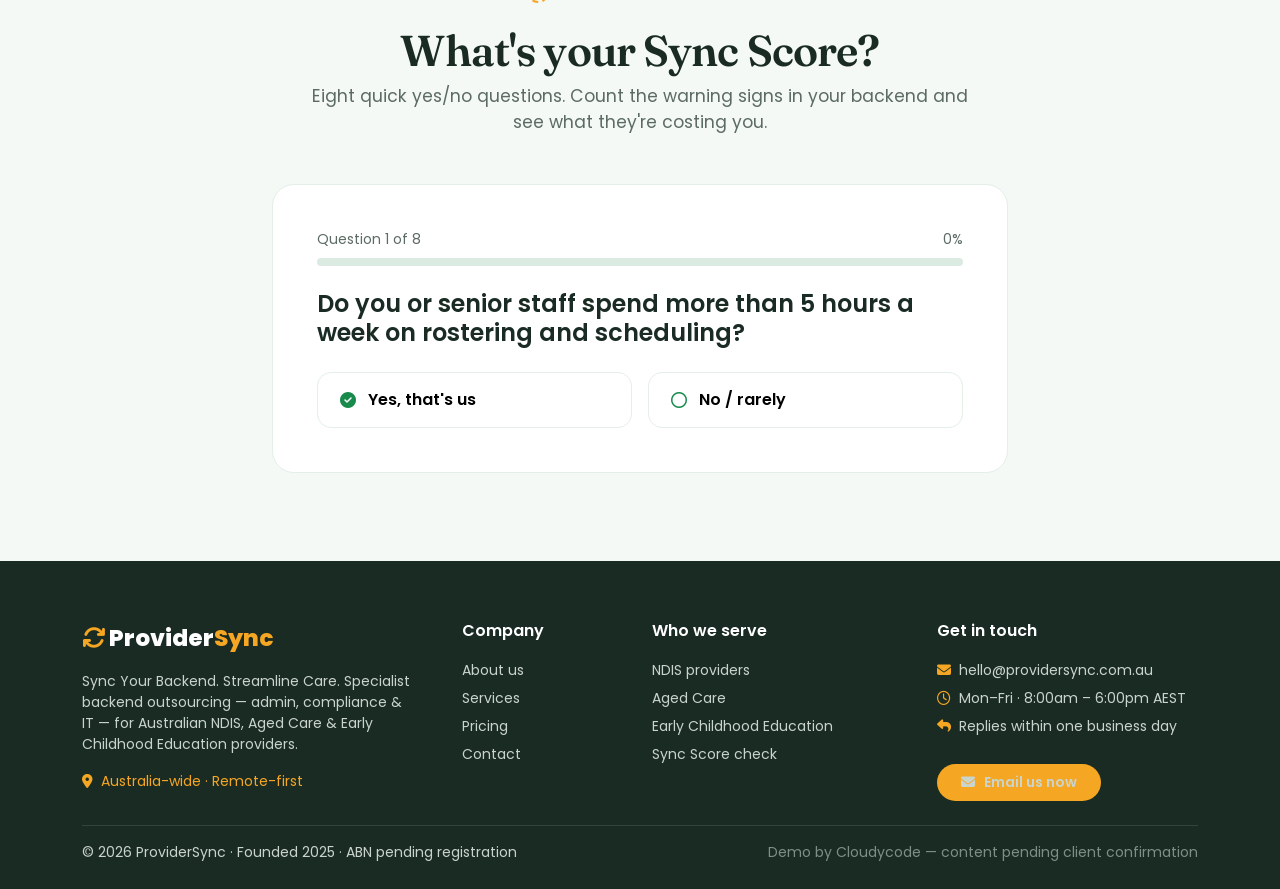
<file: demo/contact.html>
<!DOCTYPE html>
<html lang="en">
<head>
  <meta charset="UTF-8" />
  <meta name="viewport" content="width=device-width, initial-scale=1.0" />
  <title>Contact — Book a Free Backend Audit | ProviderSync</title>
  <meta name="description" content="Book a free Backend & Compliance Health Check with ProviderSync by email, or take the 2-minute Sync Score self-assessment. Australia-wide, remote-first." />
  <link href="https://cdn.jsdelivr.net/npm/bootstrap@5.3.3/dist/css/bootstrap.min.css" rel="stylesheet" />
  <link href="https://cdnjs.cloudflare.com/ajax/libs/font-awesome/6.5.2/css/all.min.css" rel="stylesheet" />
  <link rel="preconnect" href="https://fonts.googleapis.com" />
  <link rel="preconnect" href="https://fonts.gstatic.com" crossorigin />
  <link href="https://fonts.googleapis.com/css2?family=Fraunces:opsz,wght@9..144,500;9..144,600;9..144,700&family=Poppins:wght@300;400;500;600;700;800&display=swap" rel="stylesheet" />
  <link rel="stylesheet" href="assets/style.css" />
</head>
<body data-page="contact">
  <div id="siteHeader"></div>

  <!-- PAGE HERO -->
  <header class="page-hero">
    <div class="sync-rings r1"></div>
    <div class="sync-rings r3"></div>
    <div class="container position-relative" style="z-index:2">
      <nav class="breadcrumb-ps mb-3" aria-label="Breadcrumb"><a href="index.html">Home</a> <i class="fa-solid fa-angle-right mx-2"></i> Contact</nav>
      <h1 class="text-white">Let's get you back in sync.</h1>
      <p class="page-lead mt-3">Book your free Backend &amp; Compliance Health Check, or start with the 2-minute Sync Score below. Either way, you'll be talking to a founder — not a sales queue.</p>
    </div>
  </header>

  <!-- CONTACT TILES -->
  <section class="section-sm">
    <div class="container">
      <div class="row g-4">
        <div class="col-md-3 col-6 reveal">
          <a class="text-decoration-none" id="tileMail" href="#">
            <div class="contact-tile text-center">
              <div class="icon-box icon-green mx-auto"><i class="fa-solid fa-envelope"></i></div>
              <h6 class="text-dark">Email us</h6>
              <p class="text-muted-ps small mb-0" id="tileMailText"></p>
            </div>
          </a>
        </div>
        <div class="col-md-3 col-6 reveal reveal-d1">
          <div class="contact-tile text-center">
            <div class="icon-box icon-amber mx-auto"><i class="fa-solid fa-reply"></i></div>
            <h6 class="text-dark">Response time</h6>
            <p class="text-muted-ps small mb-0" id="tileReplyText"></p>
          </div>
        </div>
        <div class="col-md-3 col-6 reveal reveal-d2">
          <div class="contact-tile text-center">
            <div class="icon-box icon-green mx-auto"><i class="fa-regular fa-clock"></i></div>
            <h6 class="text-dark">Hours</h6>
            <p class="text-muted-ps small mb-0" id="tileHoursText"></p>
          </div>
        </div>
        <div class="col-md-3 col-6 reveal reveal-d3">
          <div class="contact-tile text-center">
            <div class="icon-box icon-amber mx-auto"><i class="fa-solid fa-location-dot"></i></div>
            <h6 class="text-dark">Coverage</h6>
            <p class="text-muted-ps small mb-0" id="tileLocText"></p>
          </div>
        </div>
      </div>
    </div>
  </section>

  <!-- FORM -->
  <section class="section pt-4" id="audit">
    <div class="container">
      <div class="row g-5">
        <div class="col-lg-5 reveal">
          <span class="eyebrow">Free backend audit</span>
          <h2 class="section-title mt-3">Tell us where it hurts</h2>
          <p class="text-muted-ps">In one 45-minute call we review your admin load, compliance state and digital setup — then send you a written summary of the fastest wins, whether you engage us or not.</p>
          <ul class="check-list mt-4">
            <li><i class="fa-solid fa-circle-check"></i>No cost, no obligation, no lock-in</li>
            <li><i class="fa-solid fa-circle-check"></i>Run by the founders personally</li>
            <li><i class="fa-solid fa-circle-check"></i>Written action summary within 48 hours</li>
            <li><i class="fa-solid fa-circle-check"></i>Confidential — NDA available on request</li>
          </ul>
          <div class="mt-4 p-4 rounded-4 bg-mist">
            <div class="d-flex gap-3 align-items-start">
              <i class="fa-solid fa-gauge-high text-amber fs-3 mt-1"></i>
              <div>
                <h6 class="mb-1">Not ready to talk yet?</h6>
                <p class="small text-muted-ps mb-2">Take the 2-minute Sync Score check below and see how your backend stacks up first.</p>
                <a href="#quiz" class="fw-semibold small">Jump to the quiz <i class="fa-solid fa-arrow-down ms-1"></i></a>
              </div>
            </div>
          </div>
        </div>
        <div class="col-lg-7 reveal reveal-d1">
          <div class="quiz-card">
            <h4 class="mb-4"><i class="fa-solid fa-clipboard-check text-green me-2"></i>Book your free audit</h4>
            <div class="alert alert-success d-none" id="formSent" role="status">
              <i class="fa-solid fa-circle-check me-2"></i>Your email draft is ready — hit send in your mail app and we'll reply within one business day.
            </div>
            <form class="form-ps needs-validation" id="contactForm" novalidate>
              <div class="row g-3">
                <div class="col-md-6">
                  <label for="cfName">Your name *</label>
                  <input class="form-control" id="cfName" name="name" required placeholder="e.g. Sarah Nguyen" />
                  <div class="invalid-feedback">Please add your name.</div>
                </div>
                <div class="col-md-6">
                  <label for="cfOrg">Organisation *</label>
                  <input class="form-control" id="cfOrg" name="org" required placeholder="e.g. BrightPath Support Services" />
                  <div class="invalid-feedback">Please add your organisation.</div>
                </div>
                <div class="col-md-6">
                  <label for="cfSector">Sector *</label>
                  <select class="form-select" id="cfSector" name="sector" required></select>
                  <div class="invalid-feedback">Please choose your sector.</div>
                </div>
                <div class="col-md-6">
                  <label for="cfEmail">Your email *</label>
                  <input class="form-control" id="cfEmail" name="email" type="email" required placeholder="you@yourorganisation.com.au" />
                  <div class="invalid-feedback">Please add your email so we can reply.</div>
                </div>
                <div class="col-12">
                  <label for="cfMsg">What's eating your week? *</label>
                  <textarea class="form-control" id="cfMsg" name="message" rows="4" required placeholder="e.g. Rostering takes two days a week, our claims keep bouncing, and our website is five years old…"></textarea>
                  <div class="invalid-feedback">Tell us a little about your situation.</div>
                </div>
                <div class="col-12 mt-2">
                  <button class="btn btn-green" type="submit"><i class="fa-solid fa-envelope"></i>Send my audit request</button>
                </div>
                <div class="col-12"><p class="small text-muted-ps mb-0 mt-1"><i class="fa-solid fa-lock me-1"></i>Your details are used only to respond to this enquiry — never shared or added to lists.</p></div>
              </div>
            </form>
          </div>
        </div>
      </div>
    </div>
  </section>

  <!-- SYNC SCORE QUIZ -->
  <section class="section bg-mist" id="quiz">
    <div class="container">
      <div class="row justify-content-center">
        <div class="col-lg-8">
          <div class="text-center mb-5 reveal">
            <span class="eyebrow">2-minute self-check</span>
            <h2 class="section-title mt-3">What's your Sync Score?</h2>
            <p class="page-lead mx-auto">Eight quick yes/no questions. Count the warning signs in your backend and see what they're costing you.</p>
          </div>
          <div class="quiz-card reveal" id="quizBox"></div>
        </div>
      </div>
    </div>
  </section>

  <div id="siteFooter"></div>
  <script src="https://cdn.jsdelivr.net/npm/bootstrap@5.3.3/dist/js/bootstrap.bundle.min.js"></script>
  <script src="assets/data.js"></script>
  <script src="assets/main.js"></script>
  <script>
    /* wire contact tiles from SITE data */
    document.getElementById("tileMail").href = `mailto:${SITE.email}`;
    document.getElementById("tileMailText").textContent = SITE.email;
    document.getElementById("tileReplyText").textContent = SITE.response;
    document.getElementById("tileHoursText").textContent = SITE.hours;
    document.getElementById("tileLocText").textContent = SITE.location;
  </script>
</body>
</html>
</file>
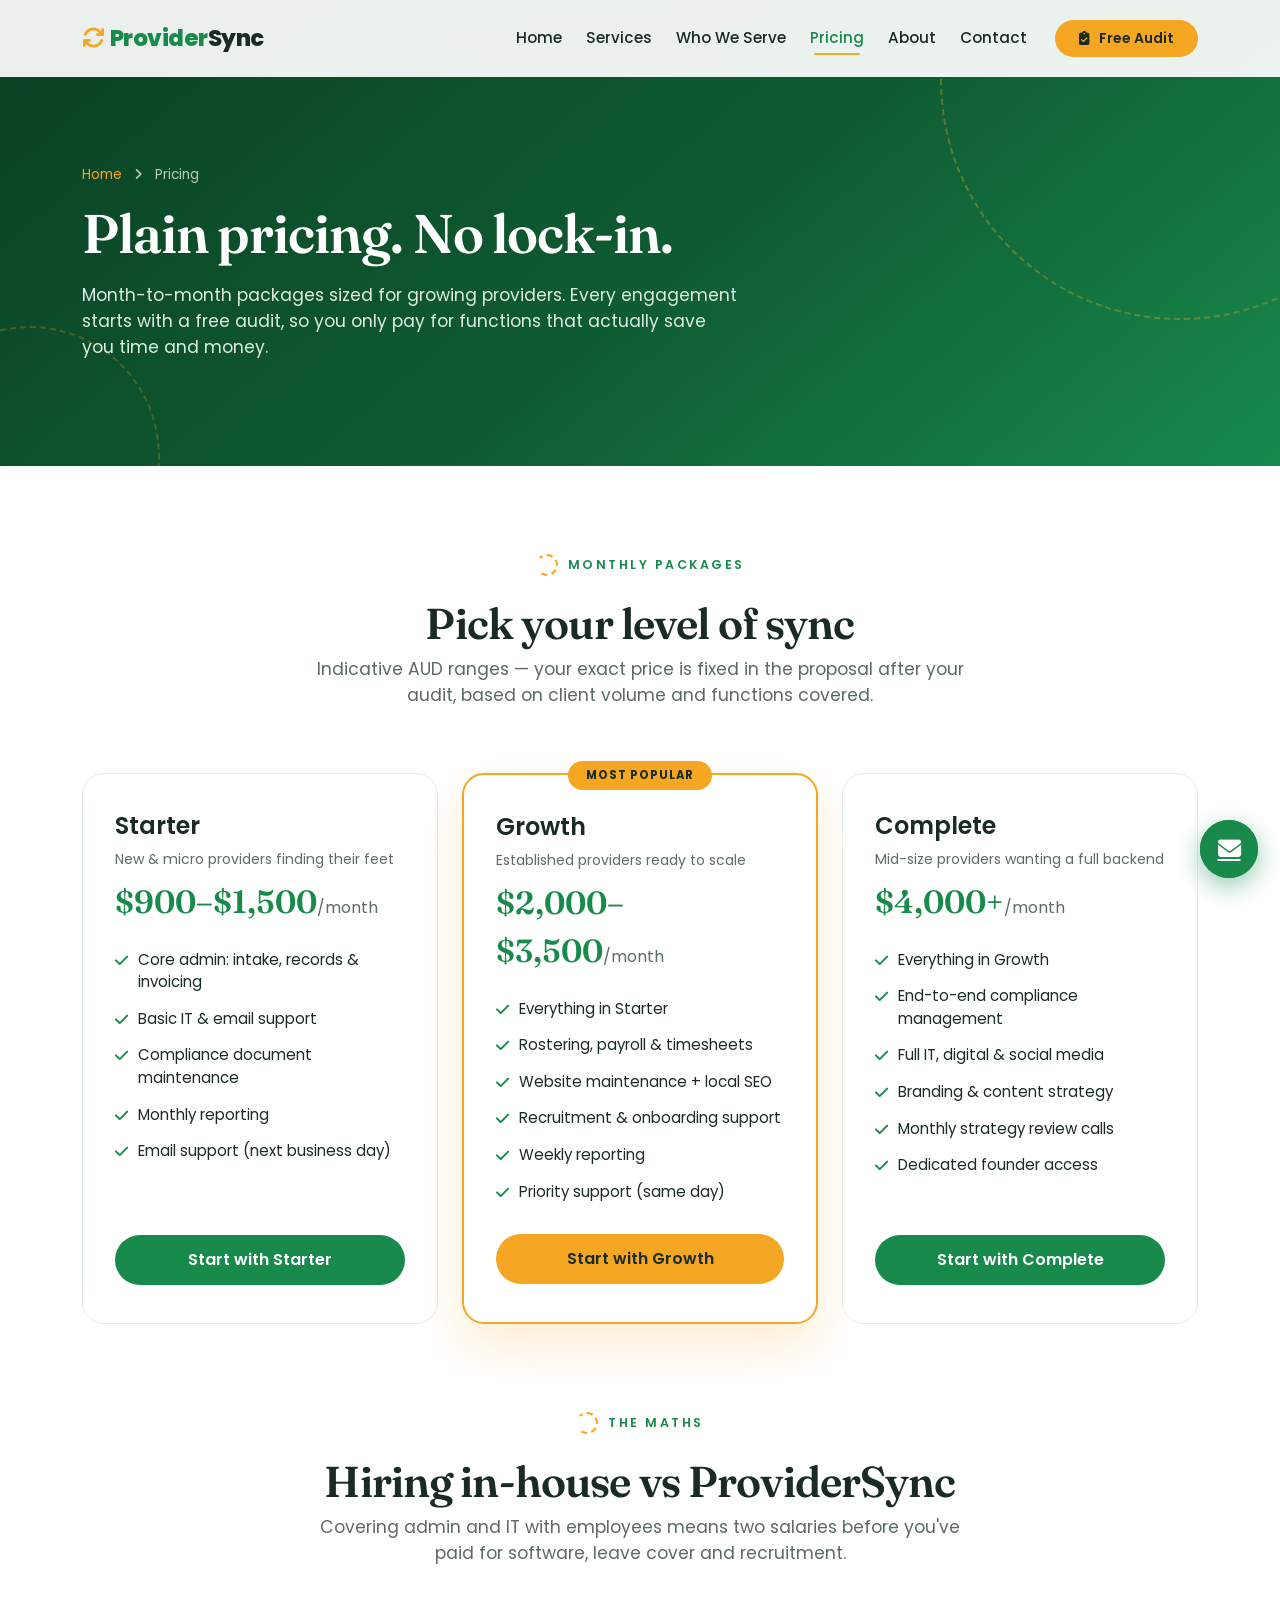
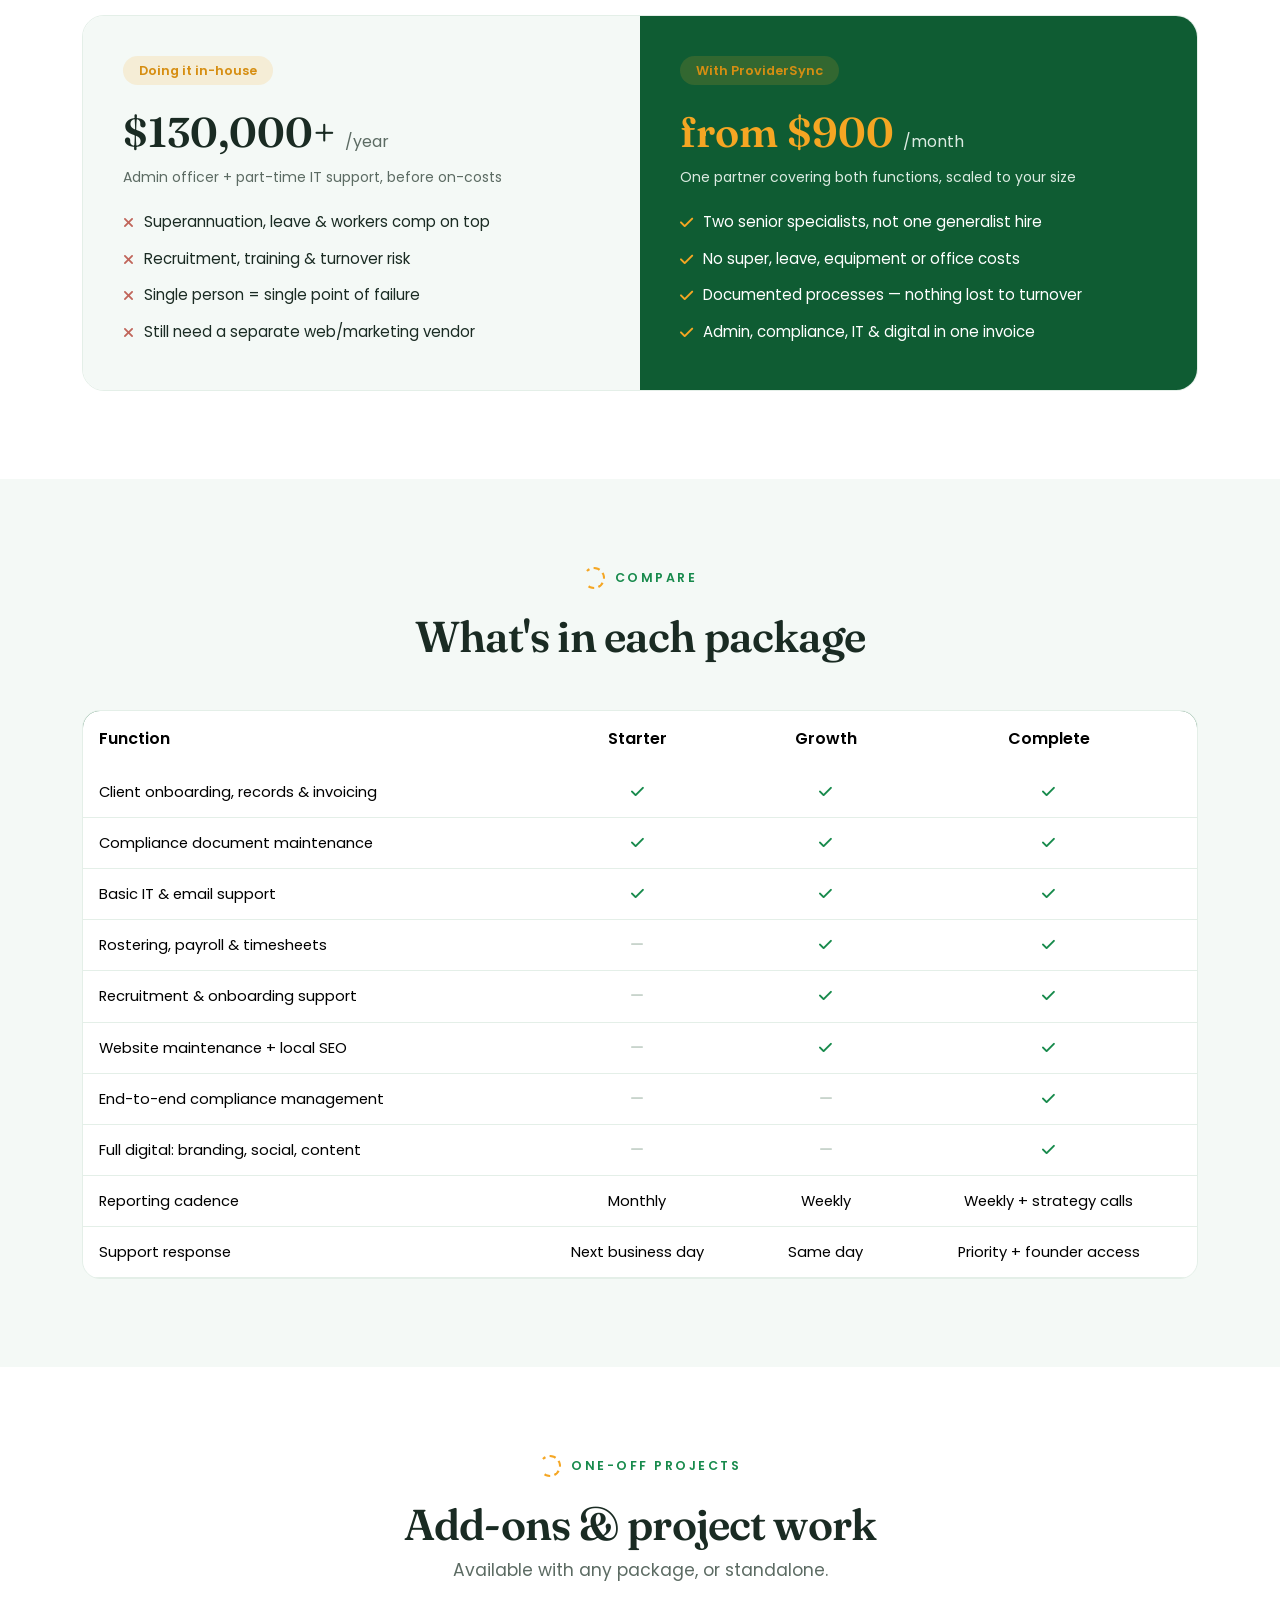
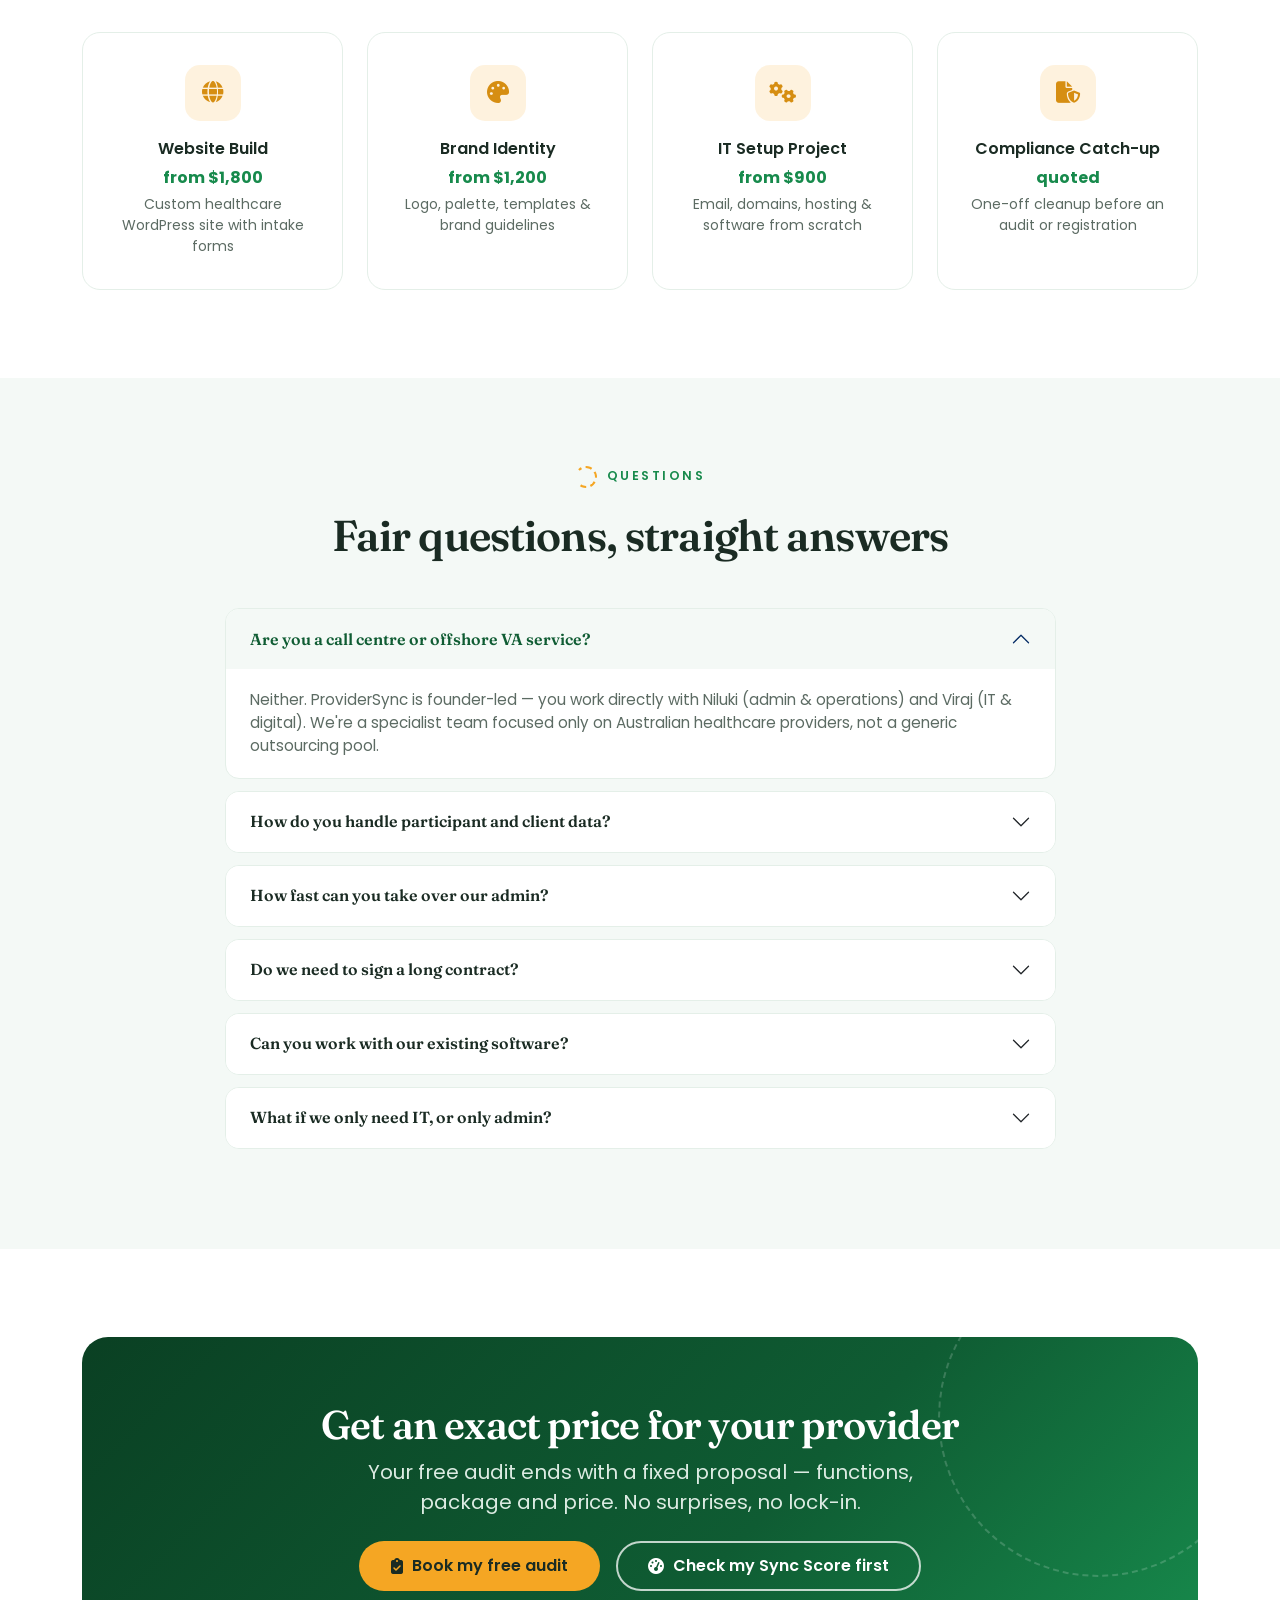
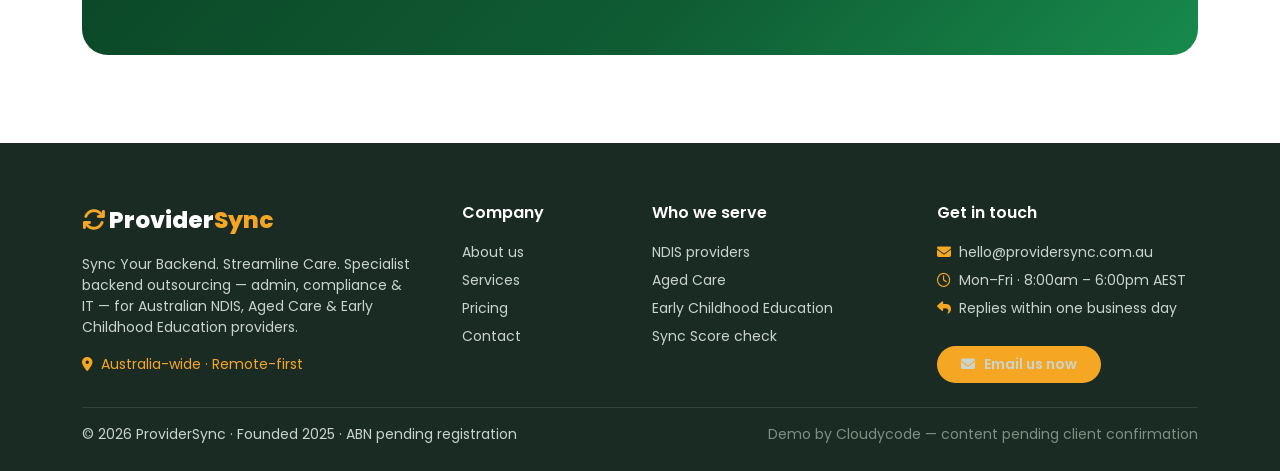
<file: demo/pricing.html>
<!DOCTYPE html>
<html lang="en">
<head>
  <meta charset="UTF-8" />
  <meta name="viewport" content="width=device-width, initial-scale=1.0" />
  <title>Pricing & Packages — ProviderSync</title>
  <meta name="description" content="Affordable monthly packages for Australian healthcare providers — from core admin support to a complete outsourced backend with IT, compliance and digital marketing." />
  <link href="https://cdn.jsdelivr.net/npm/bootstrap@5.3.3/dist/css/bootstrap.min.css" rel="stylesheet" />
  <link href="https://cdnjs.cloudflare.com/ajax/libs/font-awesome/6.5.2/css/all.min.css" rel="stylesheet" />
  <link rel="preconnect" href="https://fonts.googleapis.com" />
  <link rel="preconnect" href="https://fonts.gstatic.com" crossorigin />
  <link href="https://fonts.googleapis.com/css2?family=Fraunces:opsz,wght@9..144,500;9..144,600;9..144,700&family=Poppins:wght@300;400;500;600;700;800&display=swap" rel="stylesheet" />
  <link rel="stylesheet" href="assets/style.css" />
</head>
<body data-page="pricing">
  <div id="siteHeader"></div>

  <!-- PAGE HERO -->
  <header class="page-hero">
    <div class="sync-rings r1"></div>
    <div class="sync-rings r3"></div>
    <div class="container position-relative" style="z-index:2">
      <nav class="breadcrumb-ps mb-3" aria-label="Breadcrumb"><a href="index.html">Home</a> <i class="fa-solid fa-angle-right mx-2"></i> Pricing</nav>
      <h1 class="text-white">Plain pricing. No lock-in.</h1>
      <p class="page-lead mt-3">Month-to-month packages sized for growing providers. Every engagement starts with a free audit, so you only pay for functions that actually save you time and money.</p>
    </div>
  </header>

  <!-- PACKAGES -->
  <section class="section">
    <div class="container">
      <div class="text-center mb-5 reveal">
        <span class="eyebrow">Monthly packages</span>
        <h2 class="section-title mt-3">Pick your level of sync</h2>
        <p class="page-lead mx-auto">Indicative AUD ranges — your exact price is fixed in the proposal after your audit, based on client volume and functions covered.</p>
      </div>
      <div class="row g-4 justify-content-center pt-3" id="priceGrid"></div>
    </div>
  </section>

  <!-- IN-HOUSE VS PROVIDERSYNC -->
  <section class="section pt-0">
    <div class="container">
      <div class="text-center mb-5 reveal">
        <span class="eyebrow">The maths</span>
        <h2 class="section-title mt-3">Hiring in-house vs ProviderSync</h2>
        <p class="page-lead mx-auto">Covering admin and IT with employees means two salaries before you've paid for software, leave cover and recruitment.</p>
      </div>
      <div class="vs-band row g-0 reveal">
        <div class="col-lg-6 vs-col inhouse">
          <span class="role-chip">Doing it in-house</span>
          <div class="big-figure mt-3">$130,000+ <span class="fs-6 text-muted-ps fw-normal">/year</span></div>
          <p class="text-muted-ps small mt-1 mb-3">Admin officer + part-time IT support, before on-costs</p>
          <ul class="check-list">
            <li><i class="fa-solid fa-xmark" style="color:#C0655A"></i>Superannuation, leave &amp; workers comp on top</li>
            <li><i class="fa-solid fa-xmark" style="color:#C0655A"></i>Recruitment, training &amp; turnover risk</li>
            <li><i class="fa-solid fa-xmark" style="color:#C0655A"></i>Single person = single point of failure</li>
            <li><i class="fa-solid fa-xmark" style="color:#C0655A"></i>Still need a separate web/marketing vendor</li>
          </ul>
        </div>
        <div class="col-lg-6 vs-col ps">
          <span class="role-chip">With ProviderSync</span>
          <div class="big-figure mt-3 text-amber">from $900 <span class="fs-6 fw-normal" style="color:#DCEBE2">/month</span></div>
          <p class="small mt-1 mb-3" style="color:#DCEBE2">One partner covering both functions, scaled to your size</p>
          <ul class="check-list">
            <li><i class="fa-solid fa-check"></i>Two senior specialists, not one generalist hire</li>
            <li><i class="fa-solid fa-check"></i>No super, leave, equipment or office costs</li>
            <li><i class="fa-solid fa-check"></i>Documented processes — nothing lost to turnover</li>
            <li><i class="fa-solid fa-check"></i>Admin, compliance, IT &amp; digital in one invoice</li>
          </ul>
        </div>
      </div>
    </div>
  </section>

  <!-- COMPARISON -->
  <section class="section bg-mist">
    <div class="container">
      <div class="text-center mb-5 reveal">
        <span class="eyebrow">Compare</span>
        <h2 class="section-title mt-3">What's in each package</h2>
      </div>
      <div class="table-ps table-responsive reveal">
        <table class="table align-middle">
          <thead>
            <tr>
              <th scope="col">Function</th>
              <th scope="col" class="text-center">Starter</th>
              <th scope="col" class="text-center">Growth</th>
              <th scope="col" class="text-center">Complete</th>
            </tr>
          </thead>
          <tbody>
            <tr><td>Client onboarding, records &amp; invoicing</td><td class="text-center"><i class="fa-solid fa-check"></i></td><td class="text-center"><i class="fa-solid fa-check"></i></td><td class="text-center"><i class="fa-solid fa-check"></i></td></tr>
            <tr><td>Compliance document maintenance</td><td class="text-center"><i class="fa-solid fa-check"></i></td><td class="text-center"><i class="fa-solid fa-check"></i></td><td class="text-center"><i class="fa-solid fa-check"></i></td></tr>
            <tr><td>Basic IT &amp; email support</td><td class="text-center"><i class="fa-solid fa-check"></i></td><td class="text-center"><i class="fa-solid fa-check"></i></td><td class="text-center"><i class="fa-solid fa-check"></i></td></tr>
            <tr><td>Rostering, payroll &amp; timesheets</td><td class="text-center"><i class="fa-solid fa-minus"></i></td><td class="text-center"><i class="fa-solid fa-check"></i></td><td class="text-center"><i class="fa-solid fa-check"></i></td></tr>
            <tr><td>Recruitment &amp; onboarding support</td><td class="text-center"><i class="fa-solid fa-minus"></i></td><td class="text-center"><i class="fa-solid fa-check"></i></td><td class="text-center"><i class="fa-solid fa-check"></i></td></tr>
            <tr><td>Website maintenance + local SEO</td><td class="text-center"><i class="fa-solid fa-minus"></i></td><td class="text-center"><i class="fa-solid fa-check"></i></td><td class="text-center"><i class="fa-solid fa-check"></i></td></tr>
            <tr><td>End-to-end compliance management</td><td class="text-center"><i class="fa-solid fa-minus"></i></td><td class="text-center"><i class="fa-solid fa-minus"></i></td><td class="text-center"><i class="fa-solid fa-check"></i></td></tr>
            <tr><td>Full digital: branding, social, content</td><td class="text-center"><i class="fa-solid fa-minus"></i></td><td class="text-center"><i class="fa-solid fa-minus"></i></td><td class="text-center"><i class="fa-solid fa-check"></i></td></tr>
            <tr><td>Reporting cadence</td><td class="text-center small">Monthly</td><td class="text-center small">Weekly</td><td class="text-center small">Weekly + strategy calls</td></tr>
            <tr><td>Support response</td><td class="text-center small">Next business day</td><td class="text-center small">Same day</td><td class="text-center small">Priority + founder access</td></tr>
          </tbody>
        </table>
      </div>
    </div>
  </section>

  <!-- ADD-ONS -->
  <section class="section">
    <div class="container">
      <div class="text-center mb-5 reveal">
        <span class="eyebrow">One-off projects</span>
        <h2 class="section-title mt-3">Add-ons &amp; project work</h2>
        <p class="page-lead mx-auto">Available with any package, or standalone.</p>
      </div>
      <div class="row g-4" id="addonGrid"></div>
    </div>
  </section>

  <!-- FAQ -->
  <section class="section bg-mist">
    <div class="container">
      <div class="row justify-content-center">
        <div class="col-lg-9">
          <div class="text-center mb-5 reveal">
            <span class="eyebrow">Questions</span>
            <h2 class="section-title mt-3">Fair questions, straight answers</h2>
          </div>
          <div class="accordion accordion-ps reveal" id="faqAccordion"></div>
        </div>
      </div>
    </div>
  </section>

  <!-- CTA -->
  <section class="section">
    <div class="container">
      <div class="cta-band text-center reveal">
        <div class="sync-rings r2"></div>
        <div class="position-relative" style="z-index:2">
          <h2 class="text-white">Get an exact price for your provider</h2>
          <p class="lead-soft fs-5 mx-auto mt-2" style="max-width:600px">Your free audit ends with a fixed proposal — functions, package and price. No surprises, no lock-in.</p>
          <div class="mt-4 d-flex flex-wrap gap-3 justify-content-center">
            <a href="contact.html" class="btn btn-ps"><i class="fa-solid fa-clipboard-check"></i>Book my free audit</a>
            <a href="contact.html#quiz" class="btn btn-ghost"><i class="fa-solid fa-gauge-high"></i>Check my Sync Score first</a>
          </div>
        </div>
      </div>
    </div>
  </section>

  <div id="siteFooter"></div>
  <script src="https://cdn.jsdelivr.net/npm/bootstrap@5.3.3/dist/js/bootstrap.bundle.min.js"></script>
  <script src="assets/data.js"></script>
  <script src="assets/main.js"></script>
</body>
</html>
</file>
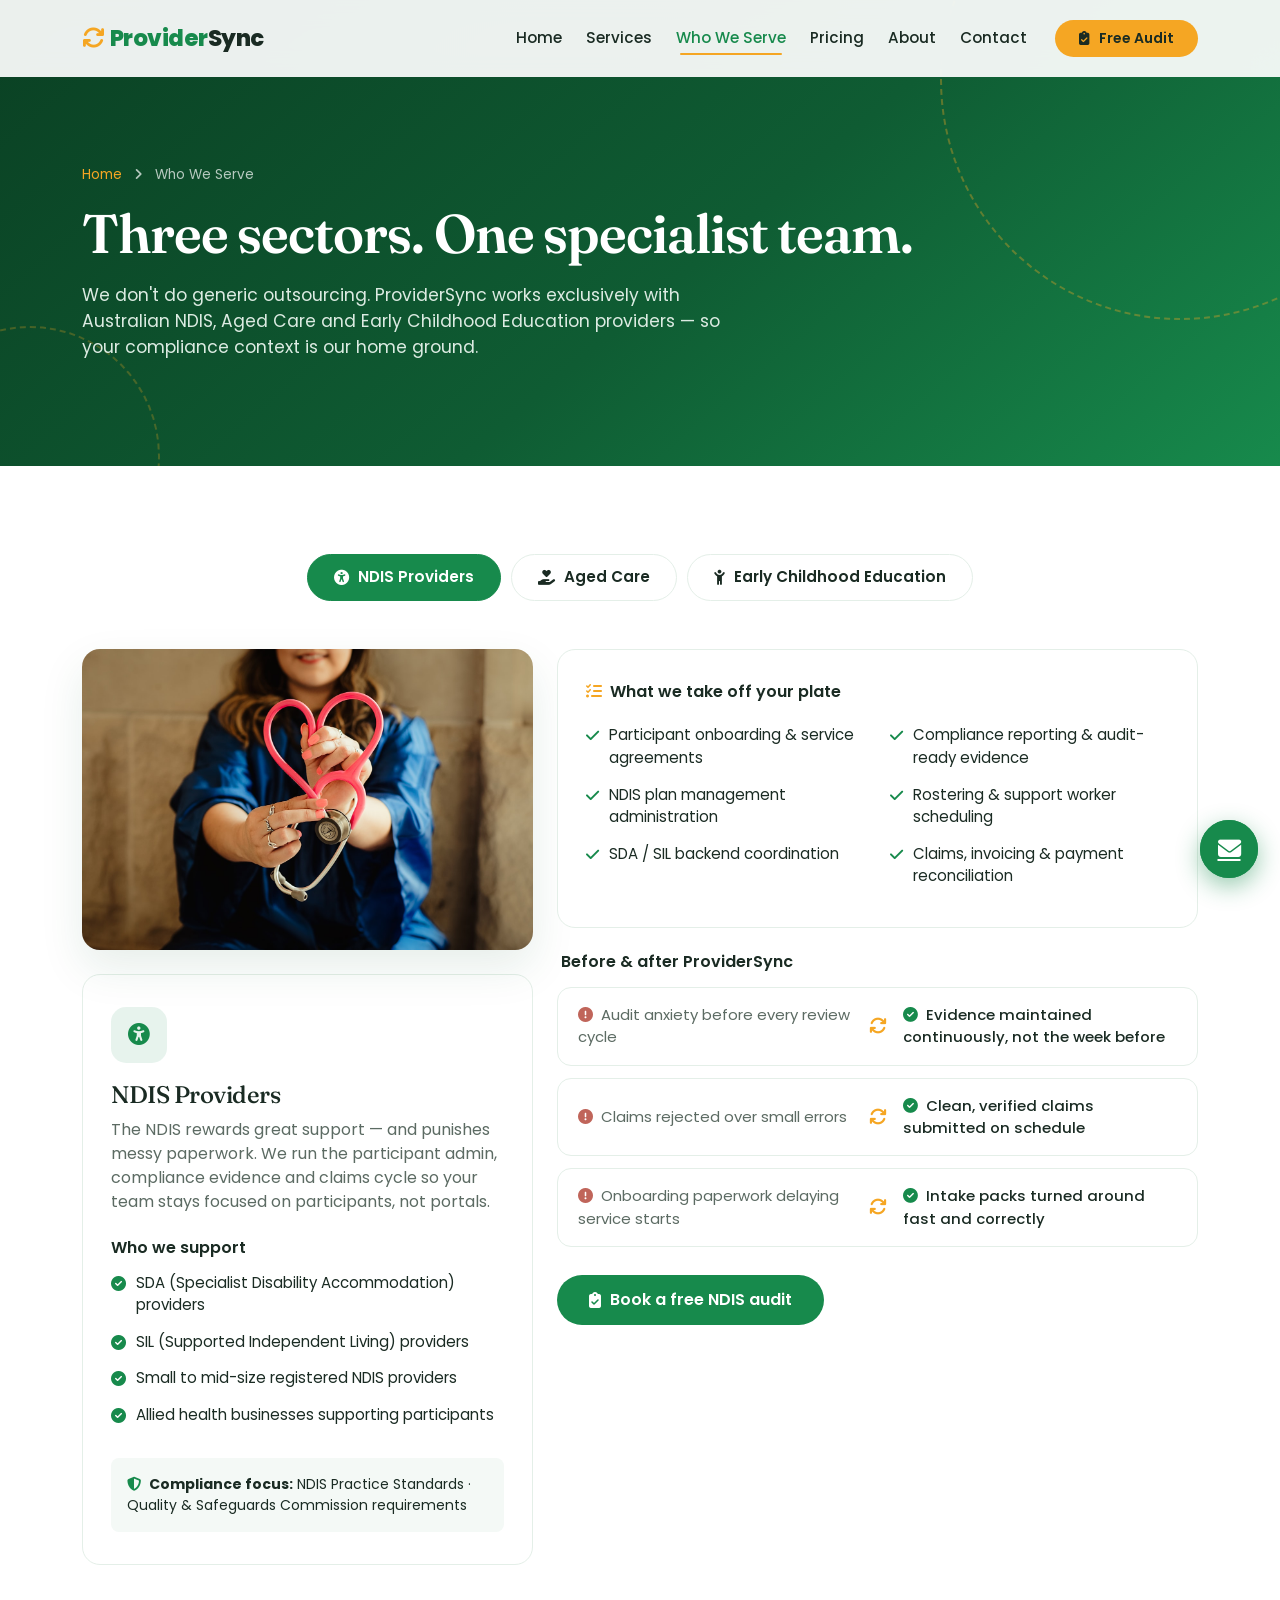
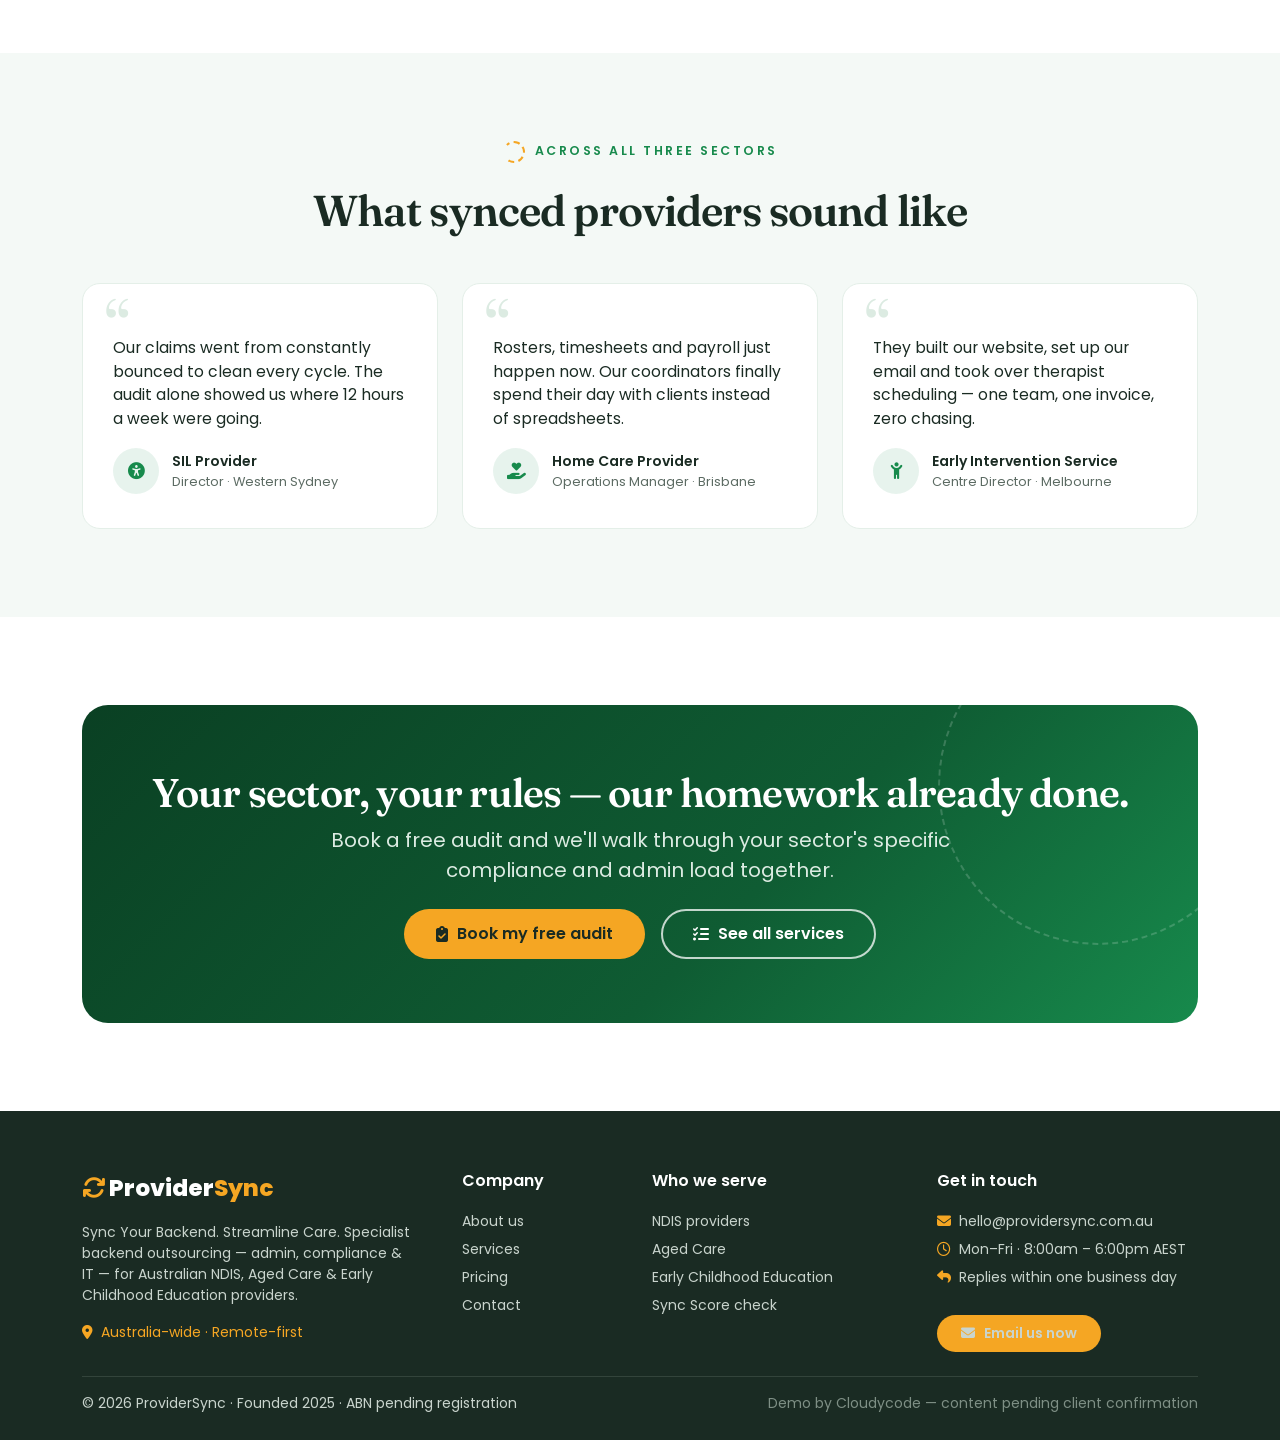
<file: demo/sectors.html>
<!DOCTYPE html>
<html lang="en">
<head>
  <meta charset="UTF-8" />
  <meta name="viewport" content="width=device-width, initial-scale=1.0" />
  <title>Who We Serve — NDIS, Aged Care & ECE Providers | ProviderSync</title>
  <meta name="description" content="ProviderSync supports Australian NDIS providers (SDA, SIL), residential and home aged care services, and early childhood education & early intervention providers." />
  <link href="https://cdn.jsdelivr.net/npm/bootstrap@5.3.3/dist/css/bootstrap.min.css" rel="stylesheet" />
  <link href="https://cdnjs.cloudflare.com/ajax/libs/font-awesome/6.5.2/css/all.min.css" rel="stylesheet" />
  <link rel="preconnect" href="https://fonts.googleapis.com" />
  <link rel="preconnect" href="https://fonts.gstatic.com" crossorigin />
  <link href="https://fonts.googleapis.com/css2?family=Fraunces:opsz,wght@9..144,500;9..144,600;9..144,700&family=Poppins:wght@300;400;500;600;700;800&display=swap" rel="stylesheet" />
  <link rel="stylesheet" href="assets/style.css" />
</head>
<body data-page="sectors">
  <div id="siteHeader"></div>

  <!-- PAGE HERO -->
  <header class="page-hero">
    <div class="sync-rings r1"></div>
    <div class="sync-rings r3"></div>
    <div class="container position-relative" style="z-index:2">
      <nav class="breadcrumb-ps mb-3" aria-label="Breadcrumb"><a href="index.html">Home</a> <i class="fa-solid fa-angle-right mx-2"></i> Who We Serve</nav>
      <h1 class="text-white">Three sectors. One specialist team.</h1>
      <p class="page-lead mt-3">We don't do generic outsourcing. ProviderSync works exclusively with Australian NDIS, Aged Care and Early Childhood Education providers — so your compliance context is our home ground.</p>
    </div>
  </header>

  <!-- SECTOR TABS -->
  <section class="section">
    <div class="container">
      <div class="ps-tabs mb-5 reveal" id="sectorTabs" role="tablist"></div>
      <div id="sectorPanes"></div>
    </div>
  </section>

  <!-- TESTIMONIALS -->
  <section class="section bg-mist">
    <div class="container">
      <div class="text-center mb-5 reveal">
        <span class="eyebrow">Across all three sectors</span>
        <h2 class="section-title mt-3">What synced providers sound like</h2>
      </div>
      <div class="row g-4" id="quoteGrid"></div>
    </div>
  </section>

  <!-- CTA -->
  <section class="section">
    <div class="container">
      <div class="cta-band text-center reveal">
        <div class="sync-rings r2"></div>
        <div class="position-relative" style="z-index:2">
          <h2 class="text-white">Your sector, your rules — our homework already done.</h2>
          <p class="lead-soft fs-5 mx-auto mt-2" style="max-width:620px">Book a free audit and we'll walk through your sector's specific compliance and admin load together.</p>
          <div class="mt-4 d-flex flex-wrap gap-3 justify-content-center">
            <a href="contact.html" class="btn btn-ps"><i class="fa-solid fa-clipboard-check"></i>Book my free audit</a>
            <a href="services.html" class="btn btn-ghost"><i class="fa-solid fa-list-check"></i>See all services</a>
          </div>
        </div>
      </div>
    </div>
  </section>

  <div id="siteFooter"></div>
  <script src="https://cdn.jsdelivr.net/npm/bootstrap@5.3.3/dist/js/bootstrap.bundle.min.js"></script>
  <script src="assets/data.js"></script>
  <script src="assets/main.js"></script>
</body>
</html>
</file>
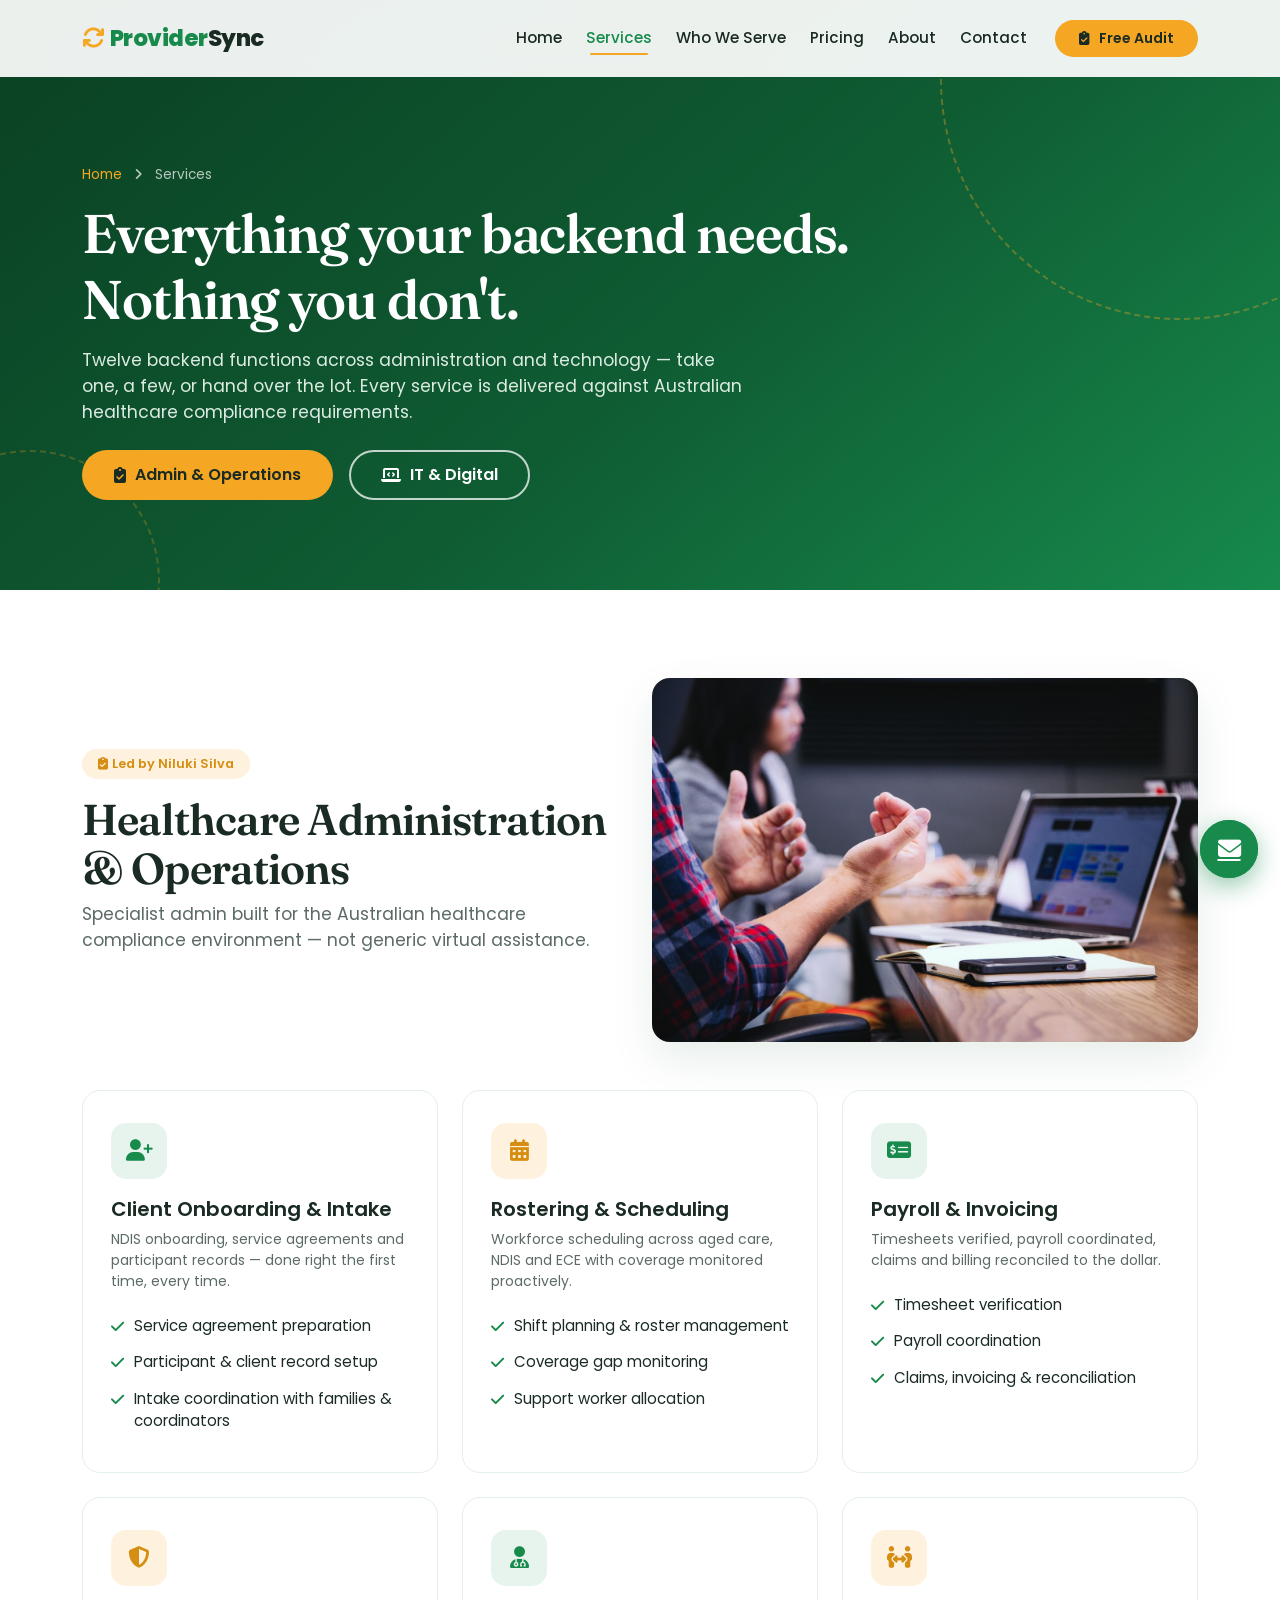
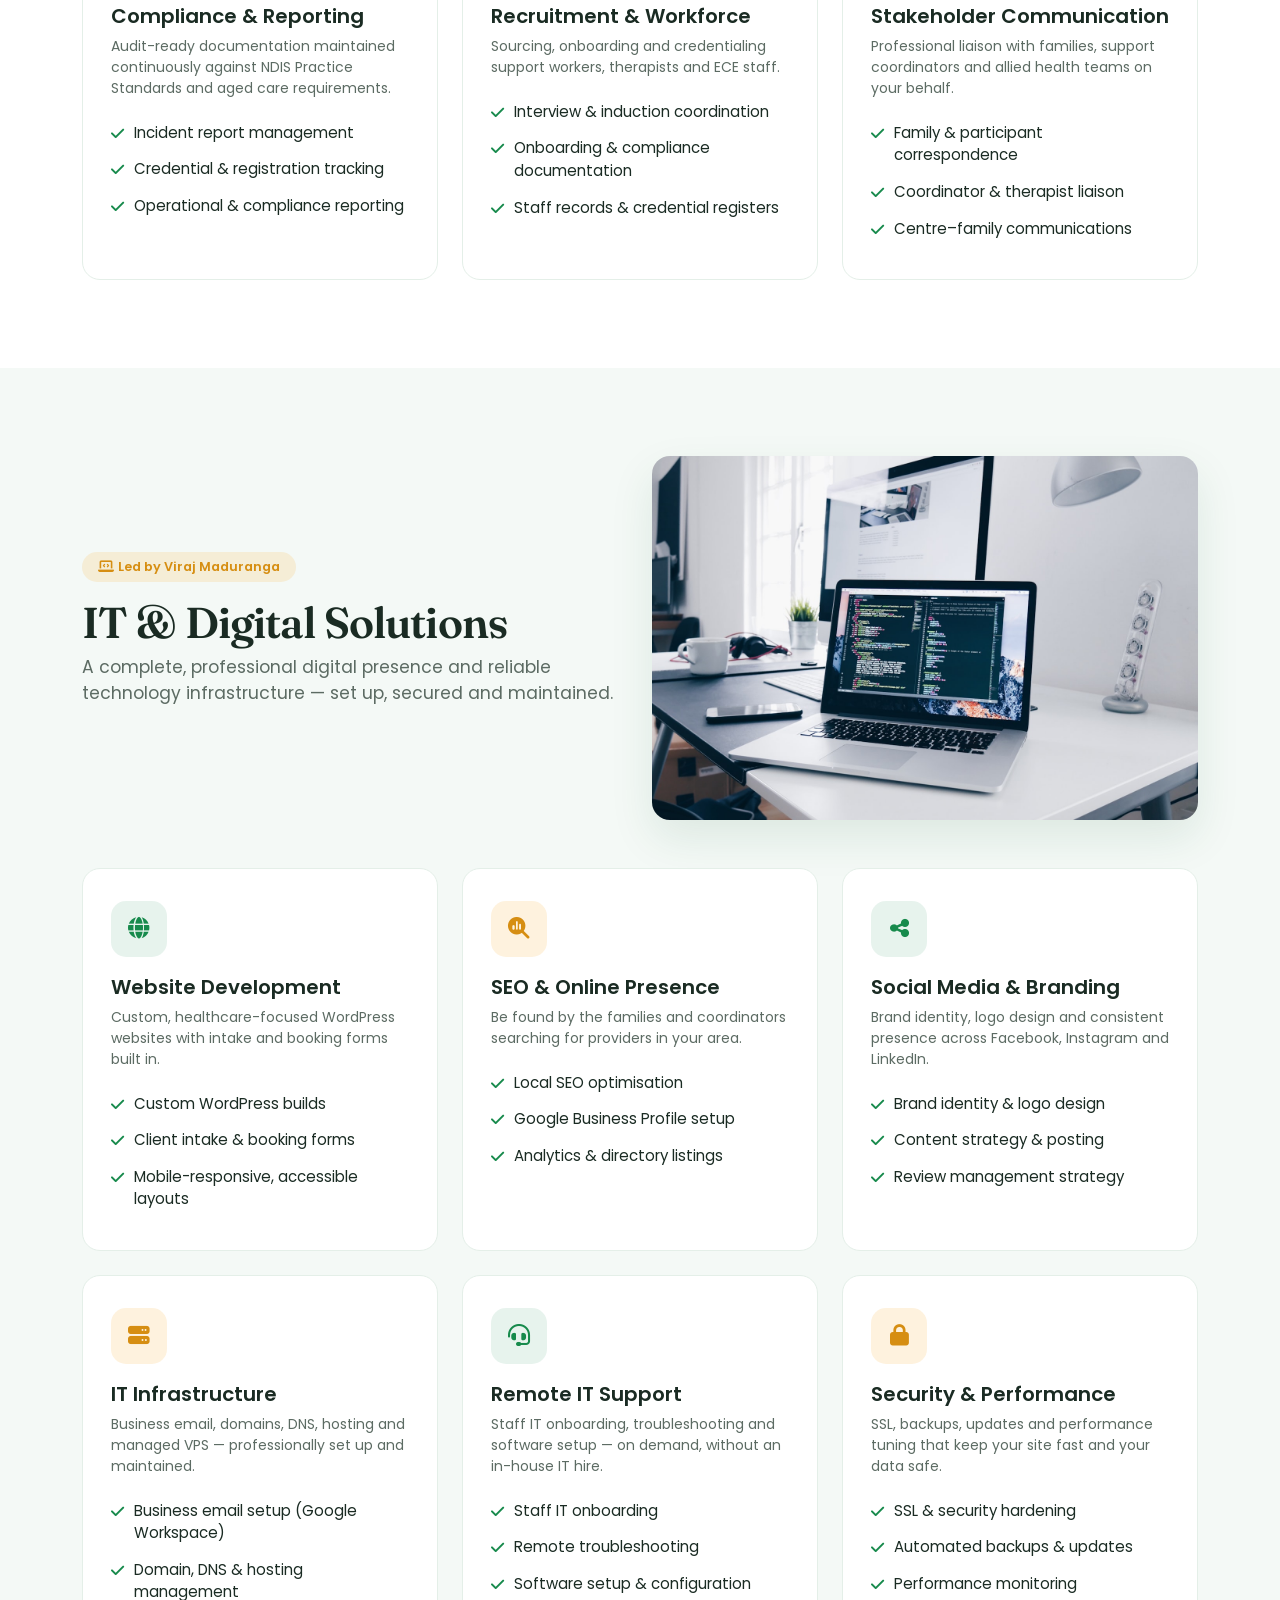
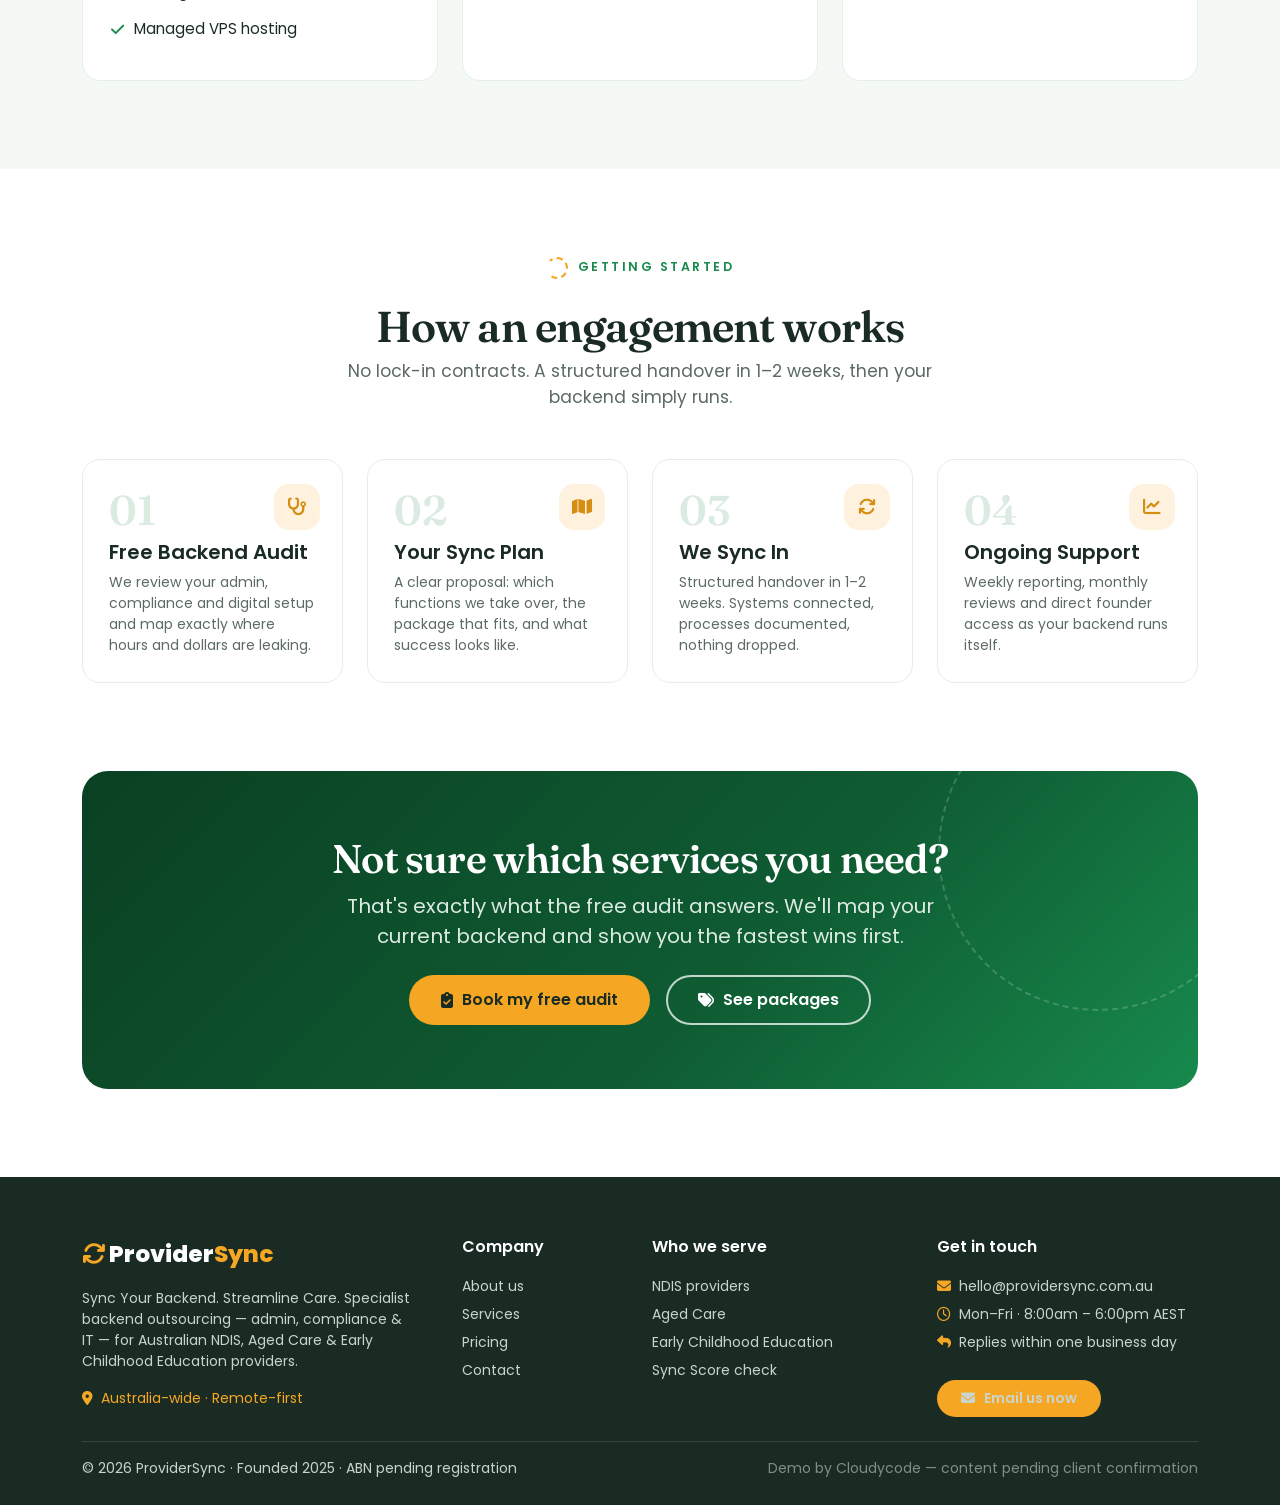
<file: demo/services.html>
<!DOCTYPE html>
<html lang="en">
<head>
  <meta charset="UTF-8" />
  <meta name="viewport" content="width=device-width, initial-scale=1.0" />
  <title>Services — Healthcare Admin & IT Support | ProviderSync</title>
  <meta name="description" content="ProviderSync services: NDIS onboarding, rostering, payroll, compliance reporting, WordPress websites, business email, SEO and remote IT support for Australian healthcare providers." />
  <link href="https://cdn.jsdelivr.net/npm/bootstrap@5.3.3/dist/css/bootstrap.min.css" rel="stylesheet" />
  <link href="https://cdnjs.cloudflare.com/ajax/libs/font-awesome/6.5.2/css/all.min.css" rel="stylesheet" />
  <link rel="preconnect" href="https://fonts.googleapis.com" />
  <link rel="preconnect" href="https://fonts.gstatic.com" crossorigin />
  <link href="https://fonts.googleapis.com/css2?family=Fraunces:opsz,wght@9..144,500;9..144,600;9..144,700&family=Poppins:wght@300;400;500;600;700;800&display=swap" rel="stylesheet" />
  <link rel="stylesheet" href="assets/style.css" />
</head>
<body data-page="services">
  <div id="siteHeader"></div>

  <!-- PAGE HERO -->
  <header class="page-hero">
    <div class="sync-rings r1"></div>
    <div class="sync-rings r3"></div>
    <div class="container position-relative" style="z-index:2">
      <nav class="breadcrumb-ps mb-3" aria-label="Breadcrumb"><a href="index.html">Home</a> <i class="fa-solid fa-angle-right mx-2"></i> Services</nav>
      <h1 class="text-white">Everything your backend needs.<br>Nothing you don't.</h1>
      <p class="page-lead mt-3">Twelve backend functions across administration and technology — take one, a few, or hand over the lot. Every service is delivered against Australian healthcare compliance requirements.</p>
      <div class="mt-4 d-flex flex-wrap gap-3">
        <a href="#admin" class="btn btn-ps"><i class="fa-solid fa-clipboard-check"></i>Admin &amp; Operations</a>
        <a href="#it" class="btn btn-ghost"><i class="fa-solid fa-laptop-code"></i>IT &amp; Digital</a>
      </div>
    </div>
  </header>

  <!-- SERVICE GROUPS (rendered from data.js) -->
  <div id="serviceGroups"></div>

  <!-- ENGAGEMENT PROCESS -->
  <section class="section">
    <div class="container">
      <div class="text-center mb-5 reveal">
        <span class="eyebrow">Getting started</span>
        <h2 class="section-title mt-3">How an engagement works</h2>
        <p class="page-lead mx-auto">No lock-in contracts. A structured handover in 1–2 weeks, then your backend simply runs.</p>
      </div>
      <div class="row g-4" id="processGrid"></div>
    </div>
  </section>

  <!-- CTA -->
  <section class="section pt-0">
    <div class="container">
      <div class="cta-band text-center reveal">
        <div class="sync-rings r2"></div>
        <div class="position-relative" style="z-index:2">
          <h2 class="text-white">Not sure which services you need?</h2>
          <p class="lead-soft fs-5 mx-auto mt-2" style="max-width:600px">That's exactly what the free audit answers. We'll map your current backend and show you the fastest wins first.</p>
          <div class="mt-4 d-flex flex-wrap gap-3 justify-content-center">
            <a href="contact.html" class="btn btn-ps"><i class="fa-solid fa-clipboard-check"></i>Book my free audit</a>
            <a href="pricing.html" class="btn btn-ghost"><i class="fa-solid fa-tags"></i>See packages</a>
          </div>
        </div>
      </div>
    </div>
  </section>

  <div id="siteFooter"></div>
  <script src="https://cdn.jsdelivr.net/npm/bootstrap@5.3.3/dist/js/bootstrap.bundle.min.js"></script>
  <script src="assets/data.js"></script>
  <script src="assets/main.js"></script>
</body>
</html>
</file>
<file: assets/style.css>
/* ============================================================
   ProviderSync — Design System
   Palette : Forest #178A4C · Deep #0F5C33 · Amber #F5A623
             Ink #1A2B23 · Mist #F4F9F6
   Type    : Fraunces (display) · Poppins (body/UI)
   ============================================================ */

:root {
  --green: #178A4C;
  --green-dark: #0F5C33;
  --green-deeper: #0A4023;
  --amber: #F5A623;
  --amber-dark: #D68E12;
  --ink: #1A2B23;
  --mist: #F4F9F6;
  --sage: #DCEBE2;
  --muted: #5C6B63;
  --border: #E4EFE8;
  --radius: 18px;
  --shadow: 0 18px 44px rgba(15, 92, 51, 0.10);
  --font-display: "Fraunces", Georgia, serif;
  --font-body: "Poppins", system-ui, sans-serif;
}

/* ---------- Base ---------- */
* { font-family: var(--font-body); }
html { scroll-behavior: smooth; scroll-padding-top: 90px; }
body { color: var(--ink); background: #fff; overflow-x: hidden; }

h1, h2, h3, .display-font {
  font-family: var(--font-display);
  font-weight: 600;
  letter-spacing: -0.02em;
}
h4, h5, h6 { font-weight: 600; }

a { color: var(--green); }
a:hover { color: var(--green-dark); }

::selection { background: var(--amber); color: var(--ink); }

:focus-visible {
  outline: 3px solid var(--amber);
  outline-offset: 2px;
  border-radius: 4px;
}

.text-green { color: var(--green) !important; }
.text-amber { color: var(--amber) !important; }
.text-muted-ps { color: var(--muted) !important; }
.bg-mist { background: var(--mist) !important; }
.bg-deep { background: var(--green-dark) !important; }

.section { padding: 88px 0; }
.section-sm { padding: 56px 0; }

/* ---------- Eyebrow with sync-arc glyph ---------- */
.eyebrow {
  display: inline-flex;
  align-items: center;
  gap: 10px;
  color: var(--green);
  font-weight: 600;
  letter-spacing: 2.5px;
  text-transform: uppercase;
  font-size: 0.78rem;
}
.eyebrow::before {
  content: "";
  width: 22px;
  height: 22px;
  flex: 0 0 22px;
  border: 2.5px dashed var(--amber);
  border-radius: 50%;
  border-left-color: transparent;
}

.section-title { font-size: clamp(1.8rem, 3.6vw, 2.7rem); line-height: 1.15; }
.page-lead { color: var(--muted); font-size: 1.08rem; max-width: 660px; }

/* ---------- Buttons ---------- */
.btn-ps, .btn-green, .btn-ghost {
  font-weight: 600;
  border-radius: 50px;
  padding: 13px 32px;
  border: none;
  transition: transform 0.22s ease, box-shadow 0.22s ease, background 0.22s ease, color 0.22s ease;
  display: inline-flex;
  align-items: center;
  gap: 9px;
}
.btn-ps { background: var(--amber); color: var(--ink); }
.btn-ps:hover { background: var(--amber-dark); color: var(--ink); transform: translateY(-2px); box-shadow: 0 12px 26px rgba(245, 166, 35, 0.38); }
.btn-green { background: var(--green); color: #fff; }
.btn-green:hover { background: var(--green-dark); color: #fff; transform: translateY(-2px); box-shadow: 0 12px 26px rgba(23, 138, 76, 0.32); }
.btn-ghost { border: 2px solid rgba(255, 255, 255, 0.75); color: #fff; background: transparent; padding: 11px 30px; }
.btn-ghost:hover { background: #fff; color: var(--green-dark); }
.btn-ghost-green { border: 2px solid var(--green); color: var(--green); background: transparent; padding: 11px 30px; border-radius: 50px; font-weight: 600; transition: 0.22s; display: inline-flex; align-items: center; gap: 9px; }
.btn-ghost-green:hover { background: var(--green); color: #fff; }

/* ---------- Navbar ---------- */
.navbar-ps {
  background: rgba(255, 255, 255, 0.92);
  backdrop-filter: blur(12px);
  border-bottom: 1px solid transparent;
  padding: 16px 0;
  transition: padding 0.25s ease, box-shadow 0.25s ease, border-color 0.25s ease;
}
.navbar-ps.scrolled { padding: 9px 0; box-shadow: 0 8px 28px rgba(15, 92, 51, 0.08); border-bottom-color: var(--border); }
.navbar-ps .navbar-brand { display: flex; align-items: center; padding: 0; }
.brand-logo-img { height: 40px; width: auto; display: block; }
.navbar-ps .nav-link { font-weight: 500; color: var(--ink); margin: 0 4px; font-size: 0.95rem; position: relative; }
.navbar-ps .nav-link::after {
  content: ""; position: absolute; left: 0.75rem; right: 0.75rem; bottom: 2px;
  height: 2.5px; background: var(--amber); border-radius: 2px;
  transform: scaleX(0); transform-origin: left; transition: transform 0.25s ease;
}
.navbar-ps .nav-link:hover::after, .navbar-ps .nav-link.active::after { transform: scaleX(1); }
.navbar-ps .nav-link.active { color: var(--green); }

/* ---------- Page hero (inner pages) ---------- */
.page-hero {
  background: linear-gradient(140deg, var(--green-deeper) 0%, var(--green-dark) 55%, var(--green) 100%);
  color: #fff;
  padding: 165px 0 90px;
  position: relative;
  overflow: hidden;
}
.page-hero h1 { font-size: clamp(2.1rem, 4.6vw, 3.4rem); }
.page-hero .page-lead { color: #DCEBE2; }
.page-hero .breadcrumb-ps { font-size: 0.85rem; color: rgba(255, 255, 255, 0.7); }
.page-hero .breadcrumb-ps a { color: var(--amber); text-decoration: none; }

/* ---------- Sync rings (signature motif) ---------- */
.sync-rings { position: absolute; border-radius: 50%; pointer-events: none; }
.sync-rings.r1 { width: 480px; height: 480px; border: 2px dashed rgba(245, 166, 35, 0.35); right: -140px; top: -160px; animation: spin 60s linear infinite; }
.sync-rings.r2 { width: 320px; height: 320px; border: 2px dashed rgba(255, 255, 255, 0.18); right: -60px; top: -80px; animation: spin 45s linear infinite reverse; }
.sync-rings.r3 { width: 260px; height: 260px; border: 2px dashed rgba(245, 166, 35, 0.25); left: -100px; bottom: -120px; animation: spin 50s linear infinite; }
@keyframes spin { to { transform: rotate(360deg); } }

/* ---------- Cards ---------- */
.card-ps {
  background: #fff;
  border: 1px solid var(--border);
  border-radius: var(--radius);
  padding: 32px 28px;
  height: 100%;
  transition: transform 0.28s ease, box-shadow 0.28s ease, border-color 0.28s ease;
}
.card-ps:hover { transform: translateY(-6px); box-shadow: var(--shadow); border-color: transparent; }

.icon-box {
  width: 56px; height: 56px; border-radius: 15px;
  display: flex; align-items: center; justify-content: center;
  font-size: 1.35rem; margin-bottom: 18px;
}
.icon-green { background: rgba(23, 138, 76, 0.10); color: var(--green); }
.icon-amber { background: rgba(245, 166, 35, 0.15); color: var(--amber-dark); }

/* ---------- Feature list ---------- */
.check-list { list-style: none; padding: 0; margin: 0; }
.check-list li { padding: 7px 0; display: flex; gap: 10px; align-items: flex-start; font-size: 0.94rem; }
.check-list li i { color: var(--green); margin-top: 4px; flex: 0 0 auto; }
.check-list.amber li i { color: var(--amber-dark); }

/* ---------- Sector cards ---------- */
.sector-card {
  border-radius: var(--radius); overflow: hidden;
  border: 1px solid var(--border); height: 100%;
  background: #fff; transition: transform 0.28s ease, box-shadow 0.28s ease;
  display: flex; flex-direction: column;
}
.sector-card:hover { box-shadow: var(--shadow); transform: translateY(-5px); }
.sector-head { background: var(--green); color: #fff; padding: 26px; position: relative; overflow: hidden; }
.sector-head::after {
  content: ""; position: absolute; right: -35px; top: -35px;
  width: 110px; height: 110px; border-radius: 50%;
  border: 2px dashed rgba(245, 166, 35, 0.5);
}
.sector-head i.head-icon { font-size: 1.9rem; }
.sector-body { padding: 24px 26px; flex: 1; }
.sector-foot { padding: 0 26px 24px; }

/* ---------- Process steps ---------- */
.step-card { position: relative; padding: 30px 26px 26px; border: 1px solid var(--border); border-radius: var(--radius); background: #fff; height: 100%; transition: 0.28s; }
.step-card:hover { box-shadow: var(--shadow); transform: translateY(-5px); }
.step-num { font-family: var(--font-display); font-size: 2.6rem; font-weight: 600; color: var(--sage); line-height: 1; }
.step-card .icon-box { position: absolute; top: 24px; right: 22px; margin: 0; width: 46px; height: 46px; font-size: 1.1rem; }

/* ---------- Pricing ---------- */
.price-card {
  background: #fff; border: 1px solid var(--border); border-radius: 22px;
  padding: 38px 32px; height: 100%; position: relative;
  transition: transform 0.28s ease, box-shadow 0.28s ease;
  display: flex; flex-direction: column;
}
.price-card:hover { transform: translateY(-6px); box-shadow: var(--shadow); }
.price-card.featured { border: 2px solid var(--amber); box-shadow: 0 22px 48px rgba(245, 166, 35, 0.20); }
.price-card .price { font-family: var(--font-display); font-size: 2rem; font-weight: 600; color: var(--green); }
.price-card .check-list { flex: 1; }
.ribbon {
  position: absolute; top: -14px; left: 50%; transform: translateX(-50%);
  background: var(--amber); color: var(--ink); font-size: 0.72rem;
  font-weight: 700; padding: 6px 18px; border-radius: 50px;
  letter-spacing: 1px; text-transform: uppercase; white-space: nowrap;
}

/* ---------- Stats ---------- */
.stat-block .num {
  font-family: var(--font-display); font-size: clamp(2.2rem, 4vw, 3.2rem);
  font-weight: 600; color: var(--amber); line-height: 1;
}
.stat-block .label { font-size: 0.88rem; color: rgba(255, 255, 255, 0.8); margin-top: 6px; }

/* ---------- Testimonials ---------- */
.quote-card {
  background: #fff; border: 1px solid var(--border); border-radius: var(--radius);
  padding: 34px 30px; height: 100%; position: relative;
}
.quote-card::before {
  content: "\201C"; font-family: var(--font-display); font-size: 4.5rem;
  color: var(--sage); position: absolute; top: 8px; left: 22px; line-height: 1;
}
.quote-card p.quote { position: relative; z-index: 1; font-size: 0.98rem; margin-top: 18px; }
.quote-who { display: flex; align-items: center; gap: 13px; margin-top: 18px; }
.quote-who .avatar {
  width: 46px; height: 46px; border-radius: 50%;
  background: rgba(23, 138, 76, 0.10); color: var(--green);
  display: flex; align-items: center; justify-content: center; font-size: 1.05rem;
}

/* ---------- Tabs (sectors page) ---------- */
.ps-tabs { display: flex; gap: 10px; flex-wrap: wrap; justify-content: center; }
.ps-tabs .ps-tab {
  border: 1.5px solid var(--border); background: #fff; color: var(--ink);
  border-radius: 50px; padding: 11px 26px; font-weight: 600; font-size: 0.95rem;
  transition: 0.22s; display: inline-flex; align-items: center; gap: 9px;
}
.ps-tabs .ps-tab:hover { border-color: var(--green); color: var(--green); }
.ps-tabs .ps-tab.active { background: var(--green); border-color: var(--green); color: #fff; }
.ps-tab-pane { display: none; }
.ps-tab-pane.active { display: block; animation: fadeUp 0.45s ease; }
@keyframes fadeUp { from { opacity: 0; transform: translateY(14px); } to { opacity: 1; transform: none; } }

/* ---------- Pain/solution rows ---------- */
.pain-row {
  display: grid; grid-template-columns: 1fr auto 1fr; gap: 16px; align-items: center;
  padding: 16px 20px; border: 1px solid var(--border); border-radius: 14px;
  background: #fff; margin-bottom: 12px;
}
.pain-row .pain { color: var(--muted); font-size: 0.93rem; }
.pain-row .pain i { color: #C0655A; margin-right: 8px; }
.pain-row .fix { font-size: 0.93rem; font-weight: 500; }
.pain-row .fix i { color: var(--green); margin-right: 8px; }
.pain-row .arrow { color: var(--amber); font-size: 1.1rem; }
@media (max-width: 640px) {
  .pain-row { grid-template-columns: 1fr; gap: 6px; }
  .pain-row .arrow { transform: rotate(90deg); width: fit-content; }
}

/* ---------- FAQ ---------- */
.accordion-ps .accordion-item { border: 1px solid var(--border); border-radius: 14px !important; margin-bottom: 12px; overflow: hidden; }
.accordion-ps .accordion-button { font-weight: 600; color: var(--ink); background: #fff; padding: 20px 24px; }
.accordion-ps .accordion-button:not(.collapsed) { background: var(--mist); color: var(--green-dark); box-shadow: none; }
.accordion-ps .accordion-button:focus { box-shadow: none; border-color: var(--border); }
.accordion-ps .accordion-body { color: var(--muted); font-size: 0.95rem; padding: 20px 24px; }

/* ---------- Values ---------- */
.value-row { display: flex; gap: 18px; align-items: flex-start; padding: 20px; border-radius: 14px; transition: background 0.22s; }
.value-row:hover { background: var(--mist); }
.value-row .ico { flex: 0 0 50px; height: 50px; border-radius: 13px; background: rgba(23, 138, 76, 0.10); color: var(--green); display: flex; align-items: center; justify-content: center; font-size: 1.15rem; }

/* ---------- Founders ---------- */
.founder-card { background: #fff; border: 1px solid var(--border); border-radius: 22px; padding: 36px; height: 100%; }
.founder-avatar {
  width: 84px; height: 84px; border-radius: 50%; flex: 0 0 84px;
  background: linear-gradient(135deg, var(--green), var(--amber));
  color: #fff; display: flex; align-items: center; justify-content: center;
  font-size: 1.8rem; font-weight: 700; font-family: var(--font-display);
}
.role-chip {
  display: inline-block; background: rgba(245, 166, 35, 0.15); color: var(--amber-dark);
  padding: 5px 16px; border-radius: 50px; font-size: 0.8rem; font-weight: 600;
}

/* ---------- CTA band ---------- */
.cta-band {
  background: linear-gradient(135deg, var(--green-deeper), var(--green-dark) 60%, var(--green));
  border-radius: 26px; color: #fff; padding: clamp(38px, 6vw, 64px);
  position: relative; overflow: hidden;
}
.cta-band h2 { font-size: clamp(1.7rem, 3.4vw, 2.5rem); }
.cta-band .lead-soft { color: #DCEBE2; }

/* ---------- Forms ---------- */
.form-ps .form-control, .form-ps .form-select {
  border: 1.5px solid var(--border); border-radius: 12px;
  padding: 13px 16px; font-size: 0.95rem; color: var(--ink);
}
.form-ps .form-control:focus, .form-ps .form-select:focus {
  border-color: var(--green); box-shadow: 0 0 0 0.2rem rgba(23, 138, 76, 0.12);
}
.form-ps label { font-weight: 500; font-size: 0.88rem; margin-bottom: 7px; }

/* ---------- Quiz ---------- */
.quiz-card { background: #fff; border: 1px solid var(--border); border-radius: 22px; padding: clamp(26px, 4vw, 44px); }
.quiz-q { display: none; }
.quiz-q.active { display: block; animation: fadeUp 0.4s ease; }
.quiz-progress { height: 8px; background: var(--sage); border-radius: 8px; overflow: hidden; }
.quiz-progress .bar { height: 100%; background: linear-gradient(90deg, var(--green), var(--amber)); border-radius: 8px; transition: width 0.35s ease; }
.quiz-btn {
  border: 1.5px solid var(--border); background: #fff; border-radius: 14px;
  padding: 15px 22px; font-weight: 600; width: 100%; text-align: left;
  transition: 0.2s; display: flex; align-items: center; gap: 12px;
}
.quiz-btn:hover { border-color: var(--green); background: var(--mist); }
.quiz-btn i { color: var(--green); }
.score-dial {
  width: 150px; height: 150px; border-radius: 50%; margin: 0 auto;
  display: flex; align-items: center; justify-content: center; flex-direction: column;
  font-family: var(--font-display);
  background: conic-gradient(var(--amber) calc(var(--pct) * 1%), var(--sage) 0);
  position: relative;
}
.score-dial::before { content: ""; position: absolute; inset: 12px; background: #fff; border-radius: 50%; }
.score-dial .val { position: relative; font-size: 2.4rem; font-weight: 600; color: var(--ink); line-height: 1; }
.score-dial .of { position: relative; font-size: 0.8rem; color: var(--muted); }
.verdict-good { color: var(--green); }
.verdict-mid { color: var(--amber-dark); }
.verdict-high { color: #C0655A; }

/* ---------- Footer ---------- */
.footer-ps { background: var(--ink); color: #C9D4CD; padding: 60px 0 26px; }
.footer-ps a { color: #C9D4CD; text-decoration: none; transition: color 0.2s; }
.footer-ps a:hover { color: var(--amber); }
.footer-ps h6 { color: #fff; margin-bottom: 16px; }
.footer-ps hr { border-color: #33443B; opacity: 1; }
.footer-brand { font-size: 1.45rem; font-weight: 800; color: #fff; }

/* ---------- Email float & back-to-top ---------- */
.mail-float {
  position: fixed; right: 22px; bottom: 22px; width: 58px; height: 58px;
  background: var(--green); color: #fff; border-radius: 50%;
  display: flex; align-items: center; justify-content: center;
  font-size: 1.45rem; z-index: 1040;
  box-shadow: 0 8px 24px rgba(23, 138, 76, 0.45); transition: transform 0.22s, background 0.22s;
}
.mail-float:hover { transform: scale(1.09); color: var(--ink); background: var(--amber); }
.mail-float .pulse { position: absolute; inset: 0; border-radius: 50%; border: 3px solid var(--green); animation: pulse 2s infinite; }
@keyframes pulse { 0% { transform: scale(1); opacity: 0.7; } 100% { transform: scale(1.55); opacity: 0; } }

/* ---------- Photos ---------- */
.photo-frame {
  border-radius: var(--radius);
  box-shadow: var(--shadow);
  width: 100%;
  object-fit: cover;
}
.photo-frame.tall { aspect-ratio: 4 / 3; }
.photo-stack { position: relative; }
.photo-stack .badge-card {
  position: absolute; left: -18px; bottom: -18px;
  background: #fff; border: 1px solid var(--border); border-radius: 14px;
  padding: 14px 20px; box-shadow: var(--shadow);
  display: flex; align-items: center; gap: 12px; font-weight: 600; font-size: 0.9rem;
}
.photo-stack .badge-card i { color: var(--green); font-size: 1.3rem; }
@media (max-width: 640px) { .photo-stack .badge-card { left: 10px; bottom: -16px; padding: 10px 14px; } }

/* Lead magnet card */
.lead-card {
  background: linear-gradient(135deg, var(--green-deeper), var(--green-dark) 65%, var(--green));
  border-radius: 22px; color: #fff; padding: clamp(26px, 4vw, 40px);
  position: relative; overflow: hidden;
}
.lead-card::after {
  content: ""; position: absolute; right: -50px; top: -50px;
  width: 180px; height: 180px; border-radius: 50%;
  border: 2px dashed rgba(245, 166, 35, 0.4); pointer-events: none;
}
.lead-card > .row { position: relative; z-index: 1; }
.lead-badge {
  width: 64px; height: 64px; border-radius: 18px;
  background: rgba(245, 166, 35, 0.18); color: var(--amber);
  display: flex; align-items: center; justify-content: center; font-size: 1.7rem;
}

/* Cost-comparison band (pricing) */
.vs-band { border: 1px solid var(--border); border-radius: 22px; overflow: hidden; }
.vs-band .vs-col { padding: clamp(24px, 4vw, 40px); }
.vs-band .vs-col.inhouse { background: var(--mist); }
.vs-band .vs-col.ps { background: var(--green-dark); color: #fff; }
.vs-band .vs-col.ps .check-list li i { color: var(--amber); }
.vs-band .big-figure { font-family: var(--font-display); font-size: clamp(1.8rem, 3.4vw, 2.6rem); font-weight: 600; }

.to-top {
  position: fixed; right: 30px; bottom: 94px; width: 42px; height: 42px;
  border-radius: 50%; background: var(--green); color: #fff; border: none;
  display: flex; align-items: center; justify-content: center; z-index: 1039;
  opacity: 0; pointer-events: none; transition: opacity 0.25s, transform 0.25s;
}
.to-top.show { opacity: 1; pointer-events: auto; }
.to-top:hover { transform: translateY(-3px); }

/* ---------- Scroll reveal ---------- */
.reveal { opacity: 0; transform: translateY(26px); transition: opacity 0.6s ease, transform 0.6s ease; }
.reveal.in { opacity: 1; transform: none; }
.reveal-d1 { transition-delay: 0.08s; }
.reveal-d2 { transition-delay: 0.16s; }
.reveal-d3 { transition-delay: 0.24s; }

/* ---------- Home hero ---------- */
.hero-home {
  background: linear-gradient(140deg, var(--green-deeper) 0%, var(--green-dark) 52%, var(--green) 100%);
  color: #fff; padding: 175px 0 110px; position: relative; overflow: hidden;
}
.hero-home h1 { font-size: clamp(2.3rem, 5.2vw, 4rem); line-height: 1.08; }
.hero-home .hero-sub { color: #DCEBE2; font-size: 1.12rem; max-width: 560px; }
.hero-badge {
  background: rgba(255, 255, 255, 0.12); border: 1px solid rgba(255, 255, 255, 0.24);
  border-radius: 50px; padding: 7px 20px; font-size: 0.85rem; font-weight: 500;
  display: inline-flex; align-items: center; gap: 8px;
}
.hero-stats-band { background: var(--green-deeper); padding: 34px 0; position: relative; }

/* Orbit illustration */
.orbit-wrap { position: relative; width: min(430px, 88vw); aspect-ratio: 1; margin: 0 auto; }
.orbit-ring { position: absolute; inset: 0; border: 2px dashed rgba(245, 166, 35, 0.45); border-radius: 50%; animation: spin 55s linear infinite; }
.orbit-ring.inner { inset: 17%; border-color: rgba(255, 255, 255, 0.22); animation: spin 40s linear infinite reverse; }
.orbit-core {
  position: absolute; inset: 33%; background: rgba(255, 255, 255, 0.10);
  backdrop-filter: blur(4px); border: 1px solid rgba(255, 255, 255, 0.25);
  border-radius: 50%; display: flex; align-items: center; justify-content: center;
  flex-direction: column; gap: 6px; text-align: center;
}
.orbit-core i { font-size: 2.1rem; color: var(--amber); }
.orbit-core span { font-size: 0.78rem; font-weight: 600; letter-spacing: 1px; }
.orbit-chip {
  position: absolute; background: #fff; color: var(--ink);
  border-radius: 12px; padding: 9px 15px; font-size: 0.8rem; font-weight: 600;
  box-shadow: 0 10px 26px rgba(0, 0, 0, 0.18);
  display: flex; align-items: center; gap: 8px; white-space: nowrap;
  animation: bob 5s ease-in-out infinite;
}
.orbit-chip i { color: var(--green); }
.orbit-chip.c1 { top: 4%; left: 50%; transform: translateX(-50%); animation-delay: 0s; }
.orbit-chip.c2 { top: 38%; right: -4%; animation-delay: 1.2s; }
.orbit-chip.c3 { bottom: 8%; left: 8%; animation-delay: 2.4s; }
.orbit-chip.c4 { top: 38%; left: -6%; animation-delay: 3.6s; }
.orbit-chip.c5 { bottom: 8%; right: 10%; animation-delay: 1.8s; }
@keyframes bob { 0%, 100% { margin-top: 0; } 50% { margin-top: -10px; } }

/* Split cards (home services teaser) */
.split-card {
  border-radius: 22px; padding: clamp(28px, 4vw, 44px); height: 100%;
  position: relative; overflow: hidden; color: #fff;
  transition: transform 0.28s ease, box-shadow 0.28s ease;
  display: flex; flex-direction: column;
}
.split-card:hover { transform: translateY(-6px); box-shadow: 0 24px 50px rgba(15, 92, 51, 0.22); }
.split-card.admin { background: linear-gradient(150deg, var(--green-dark), var(--green)); }
.split-card.it { background: linear-gradient(150deg, #1F2A24, #145C38 65%, var(--green)); }
.split-card .big-icon { font-size: 2.4rem; color: var(--amber); margin-bottom: 18px; }
.split-card ul { color: rgba(255, 255, 255, 0.88); }
.split-card .check-list li i { color: var(--amber); }
.split-card a.card-link { color: #fff; font-weight: 600; text-decoration: none; margin-top: auto; padding-top: 18px; display: inline-flex; align-items: center; gap: 8px; }
.split-card a.card-link:hover { color: var(--amber); }

/* Comparison table */
.table-ps { border: 1px solid var(--border); border-radius: var(--radius); overflow: hidden; }
.table-ps table { margin: 0; }
.table-ps thead { background: var(--green-dark); color: #fff; }
.table-ps thead th { font-weight: 600; padding: 16px; border: none; }
.table-ps tbody td { padding: 14px 16px; font-size: 0.92rem; border-color: var(--border); vertical-align: middle; }
.table-ps .fa-check { color: var(--green); }
.table-ps .fa-minus { color: #C8D4CC; }

/* Contact info cards */
.contact-tile { border: 1px solid var(--border); border-radius: var(--radius); padding: 26px; background: #fff; height: 100%; transition: 0.25s; }
.contact-tile:hover { box-shadow: var(--shadow); transform: translateY(-4px); }

/* Name-meaning blocks (about) */
.meaning-block { border-radius: var(--radius); overflow: hidden; border: 1px solid var(--border); }
.meaning-block .word { padding: 22px 28px; font-family: var(--font-display); font-size: 1.5rem; font-weight: 600; color: #fff; }
.meaning-block .expl { padding: 22px 28px; background: #fff; color: var(--muted); font-size: 0.96rem; }

/* ---------- Reduced motion ---------- */
@media (prefers-reduced-motion: reduce) {
  html { scroll-behavior: auto; }
  *, *::before, *::after { animation-duration: 0.01ms !important; animation-iteration-count: 1 !important; transition-duration: 0.01ms !important; }
  .reveal { opacity: 1; transform: none; }
}

/* ---------- Responsive tweaks ---------- */
@media (max-width: 991px) {
  .section { padding: 64px 0; }
  .hero-home { padding: 140px 0 80px; }
  .page-hero { padding: 135px 0 64px; }
  .navbar-ps .navbar-collapse { background: #fff; border-radius: 16px; padding: 14px 18px; margin-top: 10px; box-shadow: var(--shadow); }
}
</file>
<file: demo/assets/style.css>
/* ============================================================
   ProviderSync — Design System
   Palette : Forest #178A4C · Deep #0F5C33 · Amber #F5A623
             Ink #1A2B23 · Mist #F4F9F6
   Type    : Fraunces (display) · Poppins (body/UI)
   ============================================================ */

:root {
  --green: #178A4C;
  --green-dark: #0F5C33;
  --green-deeper: #0A4023;
  --amber: #F5A623;
  --amber-dark: #D68E12;
  --ink: #1A2B23;
  --mist: #F4F9F6;
  --sage: #DCEBE2;
  --muted: #5C6B63;
  --border: #E4EFE8;
  --radius: 18px;
  --shadow: 0 18px 44px rgba(15, 92, 51, 0.10);
  --font-display: "Fraunces", Georgia, serif;
  --font-body: "Poppins", system-ui, sans-serif;
}

/* ---------- Base ---------- */
* { font-family: var(--font-body); }
html { scroll-behavior: smooth; scroll-padding-top: 90px; }
body { color: var(--ink); background: #fff; overflow-x: hidden; }

h1, h2, h3, .display-font {
  font-family: var(--font-display);
  font-weight: 600;
  letter-spacing: -0.02em;
}
h4, h5, h6 { font-weight: 600; }

a { color: var(--green); }
a:hover { color: var(--green-dark); }

::selection { background: var(--amber); color: var(--ink); }

:focus-visible {
  outline: 3px solid var(--amber);
  outline-offset: 2px;
  border-radius: 4px;
}

.text-green { color: var(--green) !important; }
.text-amber { color: var(--amber) !important; }
.text-muted-ps { color: var(--muted) !important; }
.bg-mist { background: var(--mist) !important; }
.bg-deep { background: var(--green-dark) !important; }

.section { padding: 88px 0; }
.section-sm { padding: 56px 0; }

/* ---------- Eyebrow with sync-arc glyph ---------- */
.eyebrow {
  display: inline-flex;
  align-items: center;
  gap: 10px;
  color: var(--green);
  font-weight: 600;
  letter-spacing: 2.5px;
  text-transform: uppercase;
  font-size: 0.78rem;
}
.eyebrow::before {
  content: "";
  width: 22px;
  height: 22px;
  flex: 0 0 22px;
  border: 2.5px dashed var(--amber);
  border-radius: 50%;
  border-left-color: transparent;
}

.section-title { font-size: clamp(1.8rem, 3.6vw, 2.7rem); line-height: 1.15; }
.page-lead { color: var(--muted); font-size: 1.08rem; max-width: 660px; }

/* ---------- Buttons ---------- */
.btn-ps, .btn-green, .btn-ghost {
  font-weight: 600;
  border-radius: 50px;
  padding: 13px 32px;
  border: none;
  transition: transform 0.22s ease, box-shadow 0.22s ease, background 0.22s ease, color 0.22s ease;
  display: inline-flex;
  align-items: center;
  gap: 9px;
}
.btn-ps { background: var(--amber); color: var(--ink); }
.btn-ps:hover { background: var(--amber-dark); color: var(--ink); transform: translateY(-2px); box-shadow: 0 12px 26px rgba(245, 166, 35, 0.38); }
.btn-green { background: var(--green); color: #fff; }
.btn-green:hover { background: var(--green-dark); color: #fff; transform: translateY(-2px); box-shadow: 0 12px 26px rgba(23, 138, 76, 0.32); }
.btn-ghost { border: 2px solid rgba(255, 255, 255, 0.75); color: #fff; background: transparent; padding: 11px 30px; }
.btn-ghost:hover { background: #fff; color: var(--green-dark); }
.btn-ghost-green { border: 2px solid var(--green); color: var(--green); background: transparent; padding: 11px 30px; border-radius: 50px; font-weight: 600; transition: 0.22s; display: inline-flex; align-items: center; gap: 9px; }
.btn-ghost-green:hover { background: var(--green); color: #fff; }

/* ---------- Navbar ---------- */
.navbar-ps {
  background: rgba(255, 255, 255, 0.92);
  backdrop-filter: blur(12px);
  border-bottom: 1px solid transparent;
  padding: 16px 0;
  transition: padding 0.25s ease, box-shadow 0.25s ease, border-color 0.25s ease;
}
.navbar-ps.scrolled { padding: 9px 0; box-shadow: 0 8px 28px rgba(15, 92, 51, 0.08); border-bottom-color: var(--border); }
.navbar-ps .navbar-brand { font-weight: 800; font-size: 1.42rem; letter-spacing: -0.5px; font-family: var(--font-body); }
.navbar-ps .brand-provider { color: var(--green); }
.navbar-ps .brand-sync { color: var(--ink); }
.navbar-ps .brand-icon { color: var(--amber); margin-right: 5px; display: inline-block; transition: transform 0.5s ease; }
.navbar-ps .navbar-brand:hover .brand-icon { transform: rotate(180deg); }
.navbar-ps .nav-link { font-weight: 500; color: var(--ink); margin: 0 4px; font-size: 0.95rem; position: relative; }
.navbar-ps .nav-link::after {
  content: ""; position: absolute; left: 0.75rem; right: 0.75rem; bottom: 2px;
  height: 2.5px; background: var(--amber); border-radius: 2px;
  transform: scaleX(0); transform-origin: left; transition: transform 0.25s ease;
}
.navbar-ps .nav-link:hover::after, .navbar-ps .nav-link.active::after { transform: scaleX(1); }
.navbar-ps .nav-link.active { color: var(--green); }

/* ---------- Page hero (inner pages) ---------- */
.page-hero {
  background: linear-gradient(140deg, var(--green-deeper) 0%, var(--green-dark) 55%, var(--green) 100%);
  color: #fff;
  padding: 165px 0 90px;
  position: relative;
  overflow: hidden;
}
.page-hero h1 { font-size: clamp(2.1rem, 4.6vw, 3.4rem); }
.page-hero .page-lead { color: #DCEBE2; }
.page-hero .breadcrumb-ps { font-size: 0.85rem; color: rgba(255, 255, 255, 0.7); }
.page-hero .breadcrumb-ps a { color: var(--amber); text-decoration: none; }

/* ---------- Sync rings (signature motif) ---------- */
.sync-rings { position: absolute; border-radius: 50%; pointer-events: none; }
.sync-rings.r1 { width: 480px; height: 480px; border: 2px dashed rgba(245, 166, 35, 0.35); right: -140px; top: -160px; animation: spin 60s linear infinite; }
.sync-rings.r2 { width: 320px; height: 320px; border: 2px dashed rgba(255, 255, 255, 0.18); right: -60px; top: -80px; animation: spin 45s linear infinite reverse; }
.sync-rings.r3 { width: 260px; height: 260px; border: 2px dashed rgba(245, 166, 35, 0.25); left: -100px; bottom: -120px; animation: spin 50s linear infinite; }
@keyframes spin { to { transform: rotate(360deg); } }

/* ---------- Cards ---------- */
.card-ps {
  background: #fff;
  border: 1px solid var(--border);
  border-radius: var(--radius);
  padding: 32px 28px;
  height: 100%;
  transition: transform 0.28s ease, box-shadow 0.28s ease, border-color 0.28s ease;
}
.card-ps:hover { transform: translateY(-6px); box-shadow: var(--shadow); border-color: transparent; }

.icon-box {
  width: 56px; height: 56px; border-radius: 15px;
  display: flex; align-items: center; justify-content: center;
  font-size: 1.35rem; margin-bottom: 18px;
}
.icon-green { background: rgba(23, 138, 76, 0.10); color: var(--green); }
.icon-amber { background: rgba(245, 166, 35, 0.15); color: var(--amber-dark); }

/* ---------- Feature list ---------- */
.check-list { list-style: none; padding: 0; margin: 0; }
.check-list li { padding: 7px 0; display: flex; gap: 10px; align-items: flex-start; font-size: 0.94rem; }
.check-list li i { color: var(--green); margin-top: 4px; flex: 0 0 auto; }
.check-list.amber li i { color: var(--amber-dark); }

/* ---------- Sector cards ---------- */
.sector-card {
  border-radius: var(--radius); overflow: hidden;
  border: 1px solid var(--border); height: 100%;
  background: #fff; transition: transform 0.28s ease, box-shadow 0.28s ease;
  display: flex; flex-direction: column;
}
.sector-card:hover { box-shadow: var(--shadow); transform: translateY(-5px); }
.sector-head { background: var(--green); color: #fff; padding: 26px; position: relative; overflow: hidden; }
.sector-head::after {
  content: ""; position: absolute; right: -35px; top: -35px;
  width: 110px; height: 110px; border-radius: 50%;
  border: 2px dashed rgba(245, 166, 35, 0.5);
}
.sector-head i.head-icon { font-size: 1.9rem; }
.sector-body { padding: 24px 26px; flex: 1; }
.sector-foot { padding: 0 26px 24px; }

/* ---------- Process steps ---------- */
.step-card { position: relative; padding: 30px 26px 26px; border: 1px solid var(--border); border-radius: var(--radius); background: #fff; height: 100%; transition: 0.28s; }
.step-card:hover { box-shadow: var(--shadow); transform: translateY(-5px); }
.step-num { font-family: var(--font-display); font-size: 2.6rem; font-weight: 600; color: var(--sage); line-height: 1; }
.step-card .icon-box { position: absolute; top: 24px; right: 22px; margin: 0; width: 46px; height: 46px; font-size: 1.1rem; }

/* ---------- Pricing ---------- */
.price-card {
  background: #fff; border: 1px solid var(--border); border-radius: 22px;
  padding: 38px 32px; height: 100%; position: relative;
  transition: transform 0.28s ease, box-shadow 0.28s ease;
  display: flex; flex-direction: column;
}
.price-card:hover { transform: translateY(-6px); box-shadow: var(--shadow); }
.price-card.featured { border: 2px solid var(--amber); box-shadow: 0 22px 48px rgba(245, 166, 35, 0.20); }
.price-card .price { font-family: var(--font-display); font-size: 2rem; font-weight: 600; color: var(--green); }
.price-card .check-list { flex: 1; }
.ribbon {
  position: absolute; top: -14px; left: 50%; transform: translateX(-50%);
  background: var(--amber); color: var(--ink); font-size: 0.72rem;
  font-weight: 700; padding: 6px 18px; border-radius: 50px;
  letter-spacing: 1px; text-transform: uppercase; white-space: nowrap;
}

/* ---------- Stats ---------- */
.stat-block .num {
  font-family: var(--font-display); font-size: clamp(2.2rem, 4vw, 3.2rem);
  font-weight: 600; color: var(--amber); line-height: 1;
}
.stat-block .label { font-size: 0.88rem; color: rgba(255, 255, 255, 0.8); margin-top: 6px; }

/* ---------- Testimonials ---------- */
.quote-card {
  background: #fff; border: 1px solid var(--border); border-radius: var(--radius);
  padding: 34px 30px; height: 100%; position: relative;
}
.quote-card::before {
  content: "\201C"; font-family: var(--font-display); font-size: 4.5rem;
  color: var(--sage); position: absolute; top: 8px; left: 22px; line-height: 1;
}
.quote-card p.quote { position: relative; z-index: 1; font-size: 0.98rem; margin-top: 18px; }
.quote-who { display: flex; align-items: center; gap: 13px; margin-top: 18px; }
.quote-who .avatar {
  width: 46px; height: 46px; border-radius: 50%;
  background: rgba(23, 138, 76, 0.10); color: var(--green);
  display: flex; align-items: center; justify-content: center; font-size: 1.05rem;
}

/* ---------- Tabs (sectors page) ---------- */
.ps-tabs { display: flex; gap: 10px; flex-wrap: wrap; justify-content: center; }
.ps-tabs .ps-tab {
  border: 1.5px solid var(--border); background: #fff; color: var(--ink);
  border-radius: 50px; padding: 11px 26px; font-weight: 600; font-size: 0.95rem;
  transition: 0.22s; display: inline-flex; align-items: center; gap: 9px;
}
.ps-tabs .ps-tab:hover { border-color: var(--green); color: var(--green); }
.ps-tabs .ps-tab.active { background: var(--green); border-color: var(--green); color: #fff; }
.ps-tab-pane { display: none; }
.ps-tab-pane.active { display: block; animation: fadeUp 0.45s ease; }
@keyframes fadeUp { from { opacity: 0; transform: translateY(14px); } to { opacity: 1; transform: none; } }

/* ---------- Pain/solution rows ---------- */
.pain-row {
  display: grid; grid-template-columns: 1fr auto 1fr; gap: 16px; align-items: center;
  padding: 16px 20px; border: 1px solid var(--border); border-radius: 14px;
  background: #fff; margin-bottom: 12px;
}
.pain-row .pain { color: var(--muted); font-size: 0.93rem; }
.pain-row .pain i { color: #C0655A; margin-right: 8px; }
.pain-row .fix { font-size: 0.93rem; font-weight: 500; }
.pain-row .fix i { color: var(--green); margin-right: 8px; }
.pain-row .arrow { color: var(--amber); font-size: 1.1rem; }
@media (max-width: 640px) {
  .pain-row { grid-template-columns: 1fr; gap: 6px; }
  .pain-row .arrow { transform: rotate(90deg); width: fit-content; }
}

/* ---------- FAQ ---------- */
.accordion-ps .accordion-item { border: 1px solid var(--border); border-radius: 14px !important; margin-bottom: 12px; overflow: hidden; }
.accordion-ps .accordion-button { font-weight: 600; color: var(--ink); background: #fff; padding: 20px 24px; }
.accordion-ps .accordion-button:not(.collapsed) { background: var(--mist); color: var(--green-dark); box-shadow: none; }
.accordion-ps .accordion-button:focus { box-shadow: none; border-color: var(--border); }
.accordion-ps .accordion-body { color: var(--muted); font-size: 0.95rem; padding: 20px 24px; }

/* ---------- Values ---------- */
.value-row { display: flex; gap: 18px; align-items: flex-start; padding: 20px; border-radius: 14px; transition: background 0.22s; }
.value-row:hover { background: var(--mist); }
.value-row .ico { flex: 0 0 50px; height: 50px; border-radius: 13px; background: rgba(23, 138, 76, 0.10); color: var(--green); display: flex; align-items: center; justify-content: center; font-size: 1.15rem; }

/* ---------- Founders ---------- */
.founder-card { background: #fff; border: 1px solid var(--border); border-radius: 22px; padding: 36px; height: 100%; }
.founder-avatar {
  width: 84px; height: 84px; border-radius: 50%; flex: 0 0 84px;
  background: linear-gradient(135deg, var(--green), var(--amber));
  color: #fff; display: flex; align-items: center; justify-content: center;
  font-size: 1.8rem; font-weight: 700; font-family: var(--font-display);
}
.role-chip {
  display: inline-block; background: rgba(245, 166, 35, 0.15); color: var(--amber-dark);
  padding: 5px 16px; border-radius: 50px; font-size: 0.8rem; font-weight: 600;
}

/* ---------- CTA band ---------- */
.cta-band {
  background: linear-gradient(135deg, var(--green-deeper), var(--green-dark) 60%, var(--green));
  border-radius: 26px; color: #fff; padding: clamp(38px, 6vw, 64px);
  position: relative; overflow: hidden;
}
.cta-band h2 { font-size: clamp(1.7rem, 3.4vw, 2.5rem); }
.cta-band .lead-soft { color: #DCEBE2; }

/* ---------- Forms ---------- */
.form-ps .form-control, .form-ps .form-select {
  border: 1.5px solid var(--border); border-radius: 12px;
  padding: 13px 16px; font-size: 0.95rem; color: var(--ink);
}
.form-ps .form-control:focus, .form-ps .form-select:focus {
  border-color: var(--green); box-shadow: 0 0 0 0.2rem rgba(23, 138, 76, 0.12);
}
.form-ps label { font-weight: 500; font-size: 0.88rem; margin-bottom: 7px; }

/* ---------- Quiz ---------- */
.quiz-card { background: #fff; border: 1px solid var(--border); border-radius: 22px; padding: clamp(26px, 4vw, 44px); }
.quiz-q { display: none; }
.quiz-q.active { display: block; animation: fadeUp 0.4s ease; }
.quiz-progress { height: 8px; background: var(--sage); border-radius: 8px; overflow: hidden; }
.quiz-progress .bar { height: 100%; background: linear-gradient(90deg, var(--green), var(--amber)); border-radius: 8px; transition: width 0.35s ease; }
.quiz-btn {
  border: 1.5px solid var(--border); background: #fff; border-radius: 14px;
  padding: 15px 22px; font-weight: 600; width: 100%; text-align: left;
  transition: 0.2s; display: flex; align-items: center; gap: 12px;
}
.quiz-btn:hover { border-color: var(--green); background: var(--mist); }
.quiz-btn i { color: var(--green); }
.score-dial {
  width: 150px; height: 150px; border-radius: 50%; margin: 0 auto;
  display: flex; align-items: center; justify-content: center; flex-direction: column;
  font-family: var(--font-display);
  background: conic-gradient(var(--amber) calc(var(--pct) * 1%), var(--sage) 0);
  position: relative;
}
.score-dial::before { content: ""; position: absolute; inset: 12px; background: #fff; border-radius: 50%; }
.score-dial .val { position: relative; font-size: 2.4rem; font-weight: 600; color: var(--ink); line-height: 1; }
.score-dial .of { position: relative; font-size: 0.8rem; color: var(--muted); }
.verdict-good { color: var(--green); }
.verdict-mid { color: var(--amber-dark); }
.verdict-high { color: #C0655A; }

/* ---------- Footer ---------- */
.footer-ps { background: var(--ink); color: #C9D4CD; padding: 60px 0 26px; }
.footer-ps a { color: #C9D4CD; text-decoration: none; transition: color 0.2s; }
.footer-ps a:hover { color: var(--amber); }
.footer-ps h6 { color: #fff; margin-bottom: 16px; }
.footer-ps hr { border-color: #33443B; opacity: 1; }
.footer-brand { font-size: 1.45rem; font-weight: 800; color: #fff; }

/* ---------- Email float & back-to-top ---------- */
.mail-float {
  position: fixed; right: 22px; bottom: 22px; width: 58px; height: 58px;
  background: var(--green); color: #fff; border-radius: 50%;
  display: flex; align-items: center; justify-content: center;
  font-size: 1.45rem; z-index: 1040;
  box-shadow: 0 8px 24px rgba(23, 138, 76, 0.45); transition: transform 0.22s, background 0.22s;
}
.mail-float:hover { transform: scale(1.09); color: var(--ink); background: var(--amber); }
.mail-float .pulse { position: absolute; inset: 0; border-radius: 50%; border: 3px solid var(--green); animation: pulse 2s infinite; }
@keyframes pulse { 0% { transform: scale(1); opacity: 0.7; } 100% { transform: scale(1.55); opacity: 0; } }

/* ---------- Photos ---------- */
.photo-frame {
  border-radius: var(--radius);
  box-shadow: var(--shadow);
  width: 100%;
  object-fit: cover;
}
.photo-frame.tall { aspect-ratio: 4 / 3; }
.photo-stack { position: relative; }
.photo-stack .badge-card {
  position: absolute; left: -18px; bottom: -18px;
  background: #fff; border: 1px solid var(--border); border-radius: 14px;
  padding: 14px 20px; box-shadow: var(--shadow);
  display: flex; align-items: center; gap: 12px; font-weight: 600; font-size: 0.9rem;
}
.photo-stack .badge-card i { color: var(--green); font-size: 1.3rem; }
@media (max-width: 640px) { .photo-stack .badge-card { left: 10px; bottom: -16px; padding: 10px 14px; } }

/* Cost-comparison band (pricing) */
.vs-band { border: 1px solid var(--border); border-radius: 22px; overflow: hidden; }
.vs-band .vs-col { padding: clamp(24px, 4vw, 40px); }
.vs-band .vs-col.inhouse { background: var(--mist); }
.vs-band .vs-col.ps { background: var(--green-dark); color: #fff; }
.vs-band .vs-col.ps .check-list li i { color: var(--amber); }
.vs-band .big-figure { font-family: var(--font-display); font-size: clamp(1.8rem, 3.4vw, 2.6rem); font-weight: 600; }

.to-top {
  position: fixed; right: 30px; bottom: 94px; width: 42px; height: 42px;
  border-radius: 50%; background: var(--green); color: #fff; border: none;
  display: flex; align-items: center; justify-content: center; z-index: 1039;
  opacity: 0; pointer-events: none; transition: opacity 0.25s, transform 0.25s;
}
.to-top.show { opacity: 1; pointer-events: auto; }
.to-top:hover { transform: translateY(-3px); }

/* ---------- Scroll reveal ---------- */
.reveal { opacity: 0; transform: translateY(26px); transition: opacity 0.6s ease, transform 0.6s ease; }
.reveal.in { opacity: 1; transform: none; }
.reveal-d1 { transition-delay: 0.08s; }
.reveal-d2 { transition-delay: 0.16s; }
.reveal-d3 { transition-delay: 0.24s; }

/* ---------- Home hero ---------- */
.hero-home {
  background: linear-gradient(140deg, var(--green-deeper) 0%, var(--green-dark) 52%, var(--green) 100%);
  color: #fff; padding: 175px 0 110px; position: relative; overflow: hidden;
}
.hero-home h1 { font-size: clamp(2.3rem, 5.2vw, 4rem); line-height: 1.08; }
.hero-home .hero-sub { color: #DCEBE2; font-size: 1.12rem; max-width: 560px; }
.hero-badge {
  background: rgba(255, 255, 255, 0.12); border: 1px solid rgba(255, 255, 255, 0.24);
  border-radius: 50px; padding: 7px 20px; font-size: 0.85rem; font-weight: 500;
  display: inline-flex; align-items: center; gap: 8px;
}
.hero-stats-band { background: var(--green-deeper); padding: 34px 0; position: relative; }

/* Orbit illustration */
.orbit-wrap { position: relative; width: min(430px, 88vw); aspect-ratio: 1; margin: 0 auto; }
.orbit-ring { position: absolute; inset: 0; border: 2px dashed rgba(245, 166, 35, 0.45); border-radius: 50%; animation: spin 55s linear infinite; }
.orbit-ring.inner { inset: 17%; border-color: rgba(255, 255, 255, 0.22); animation: spin 40s linear infinite reverse; }
.orbit-core {
  position: absolute; inset: 33%; background: rgba(255, 255, 255, 0.10);
  backdrop-filter: blur(4px); border: 1px solid rgba(255, 255, 255, 0.25);
  border-radius: 50%; display: flex; align-items: center; justify-content: center;
  flex-direction: column; gap: 6px; text-align: center;
}
.orbit-core i { font-size: 2.1rem; color: var(--amber); }
.orbit-core span { font-size: 0.78rem; font-weight: 600; letter-spacing: 1px; }
.orbit-chip {
  position: absolute; background: #fff; color: var(--ink);
  border-radius: 12px; padding: 9px 15px; font-size: 0.8rem; font-weight: 600;
  box-shadow: 0 10px 26px rgba(0, 0, 0, 0.18);
  display: flex; align-items: center; gap: 8px; white-space: nowrap;
  animation: bob 5s ease-in-out infinite;
}
.orbit-chip i { color: var(--green); }
.orbit-chip.c1 { top: 4%; left: 50%; transform: translateX(-50%); animation-delay: 0s; }
.orbit-chip.c2 { top: 38%; right: -4%; animation-delay: 1.2s; }
.orbit-chip.c3 { bottom: 8%; left: 8%; animation-delay: 2.4s; }
.orbit-chip.c4 { top: 38%; left: -6%; animation-delay: 3.6s; }
.orbit-chip.c5 { bottom: 8%; right: 10%; animation-delay: 1.8s; }
@keyframes bob { 0%, 100% { margin-top: 0; } 50% { margin-top: -10px; } }

/* Split cards (home services teaser) */
.split-card {
  border-radius: 22px; padding: clamp(28px, 4vw, 44px); height: 100%;
  position: relative; overflow: hidden; color: #fff;
  transition: transform 0.28s ease, box-shadow 0.28s ease;
  display: flex; flex-direction: column;
}
.split-card:hover { transform: translateY(-6px); box-shadow: 0 24px 50px rgba(15, 92, 51, 0.22); }
.split-card.admin { background: linear-gradient(150deg, var(--green-dark), var(--green)); }
.split-card.it { background: linear-gradient(150deg, #1F2A24, #145C38 65%, var(--green)); }
.split-card .big-icon { font-size: 2.4rem; color: var(--amber); margin-bottom: 18px; }
.split-card ul { color: rgba(255, 255, 255, 0.88); }
.split-card .check-list li i { color: var(--amber); }
.split-card a.card-link { color: #fff; font-weight: 600; text-decoration: none; margin-top: auto; padding-top: 18px; display: inline-flex; align-items: center; gap: 8px; }
.split-card a.card-link:hover { color: var(--amber); }

/* Comparison table */
.table-ps { border: 1px solid var(--border); border-radius: var(--radius); overflow: hidden; }
.table-ps table { margin: 0; }
.table-ps thead { background: var(--green-dark); color: #fff; }
.table-ps thead th { font-weight: 600; padding: 16px; border: none; }
.table-ps tbody td { padding: 14px 16px; font-size: 0.92rem; border-color: var(--border); vertical-align: middle; }
.table-ps .fa-check { color: var(--green); }
.table-ps .fa-minus { color: #C8D4CC; }

/* Contact info cards */
.contact-tile { border: 1px solid var(--border); border-radius: var(--radius); padding: 26px; background: #fff; height: 100%; transition: 0.25s; }
.contact-tile:hover { box-shadow: var(--shadow); transform: translateY(-4px); }

/* Name-meaning blocks (about) */
.meaning-block { border-radius: var(--radius); overflow: hidden; border: 1px solid var(--border); }
.meaning-block .word { padding: 22px 28px; font-family: var(--font-display); font-size: 1.5rem; font-weight: 600; color: #fff; }
.meaning-block .expl { padding: 22px 28px; background: #fff; color: var(--muted); font-size: 0.96rem; }

/* ---------- Reduced motion ---------- */
@media (prefers-reduced-motion: reduce) {
  html { scroll-behavior: auto; }
  *, *::before, *::after { animation-duration: 0.01ms !important; animation-iteration-count: 1 !important; transition-duration: 0.01ms !important; }
  .reveal { opacity: 1; transform: none; }
}

/* ---------- Responsive tweaks ---------- */
@media (max-width: 991px) {
  .section { padding: 64px 0; }
  .hero-home { padding: 140px 0 80px; }
  .page-hero { padding: 135px 0 64px; }
  .navbar-ps .navbar-collapse { background: #fff; border-radius: 16px; padding: 14px 18px; margin-top: 10px; box-shadow: var(--shadow); }
}
</file>
